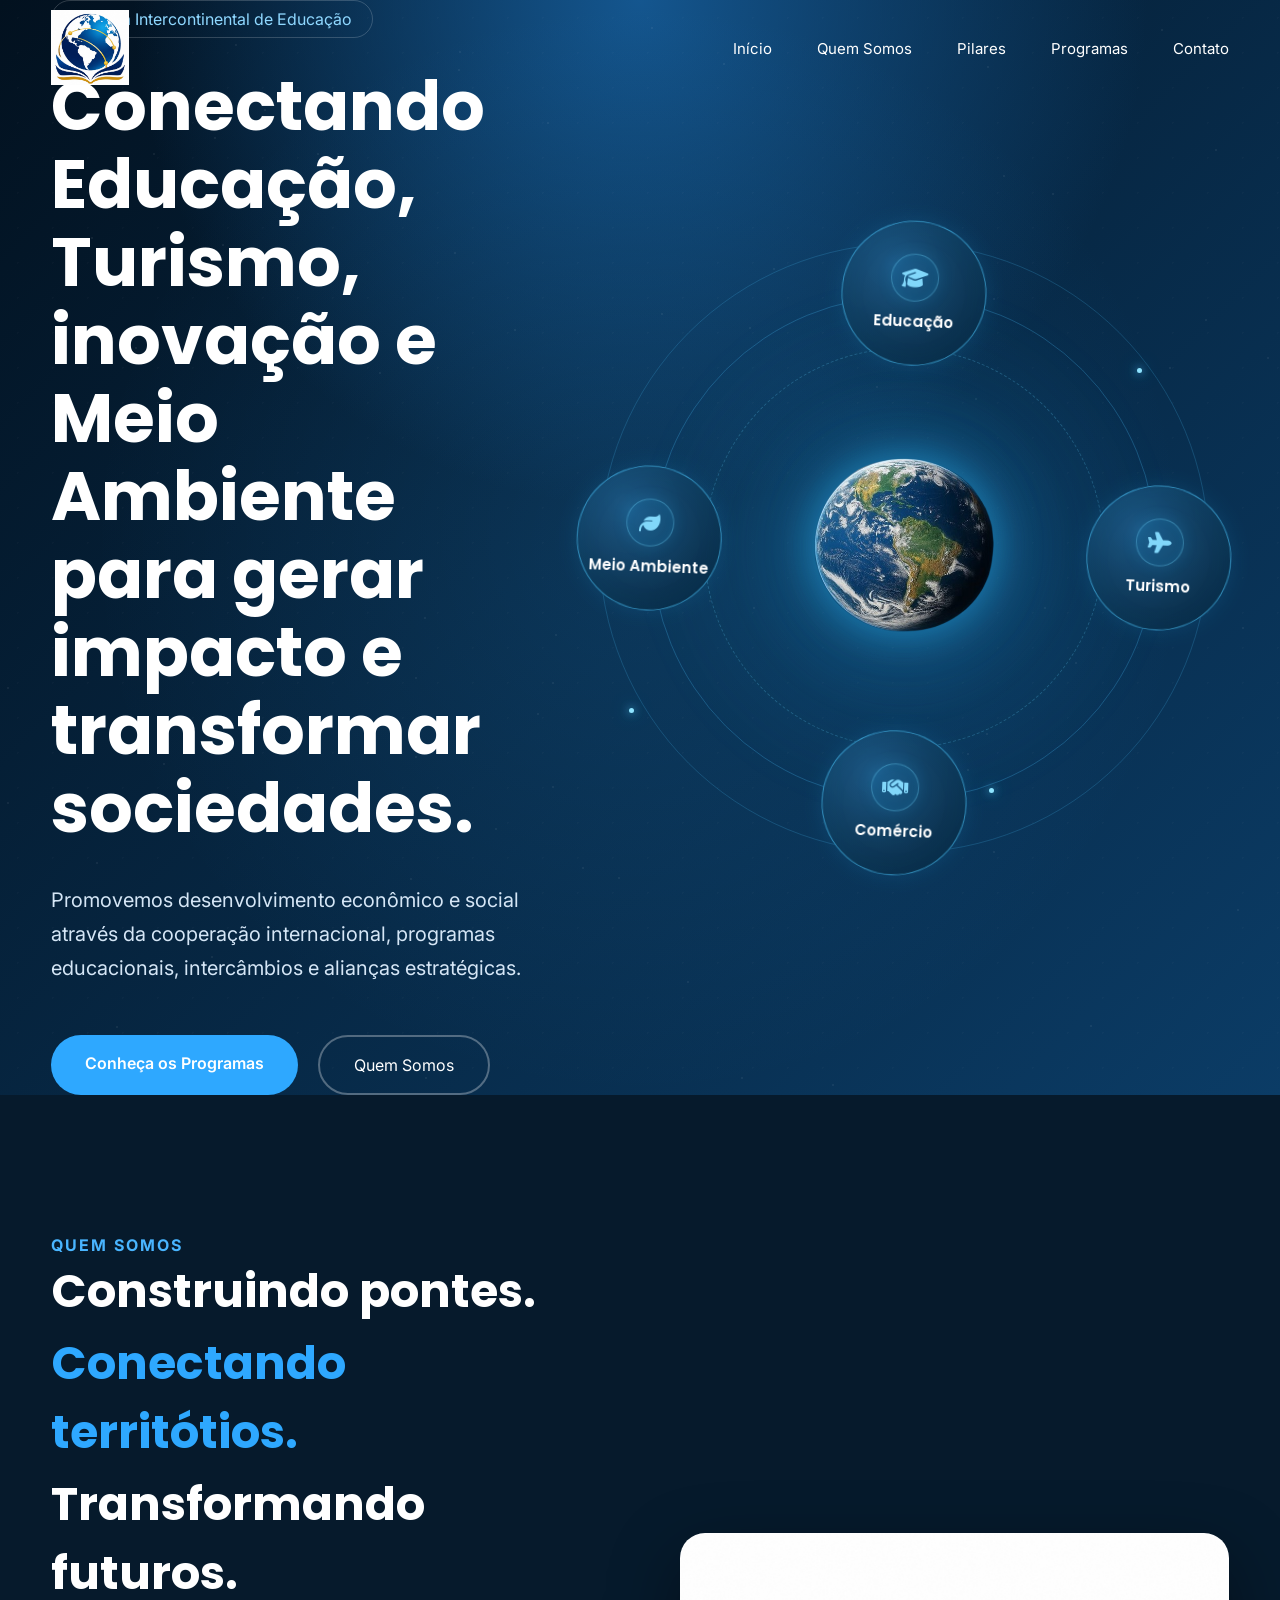
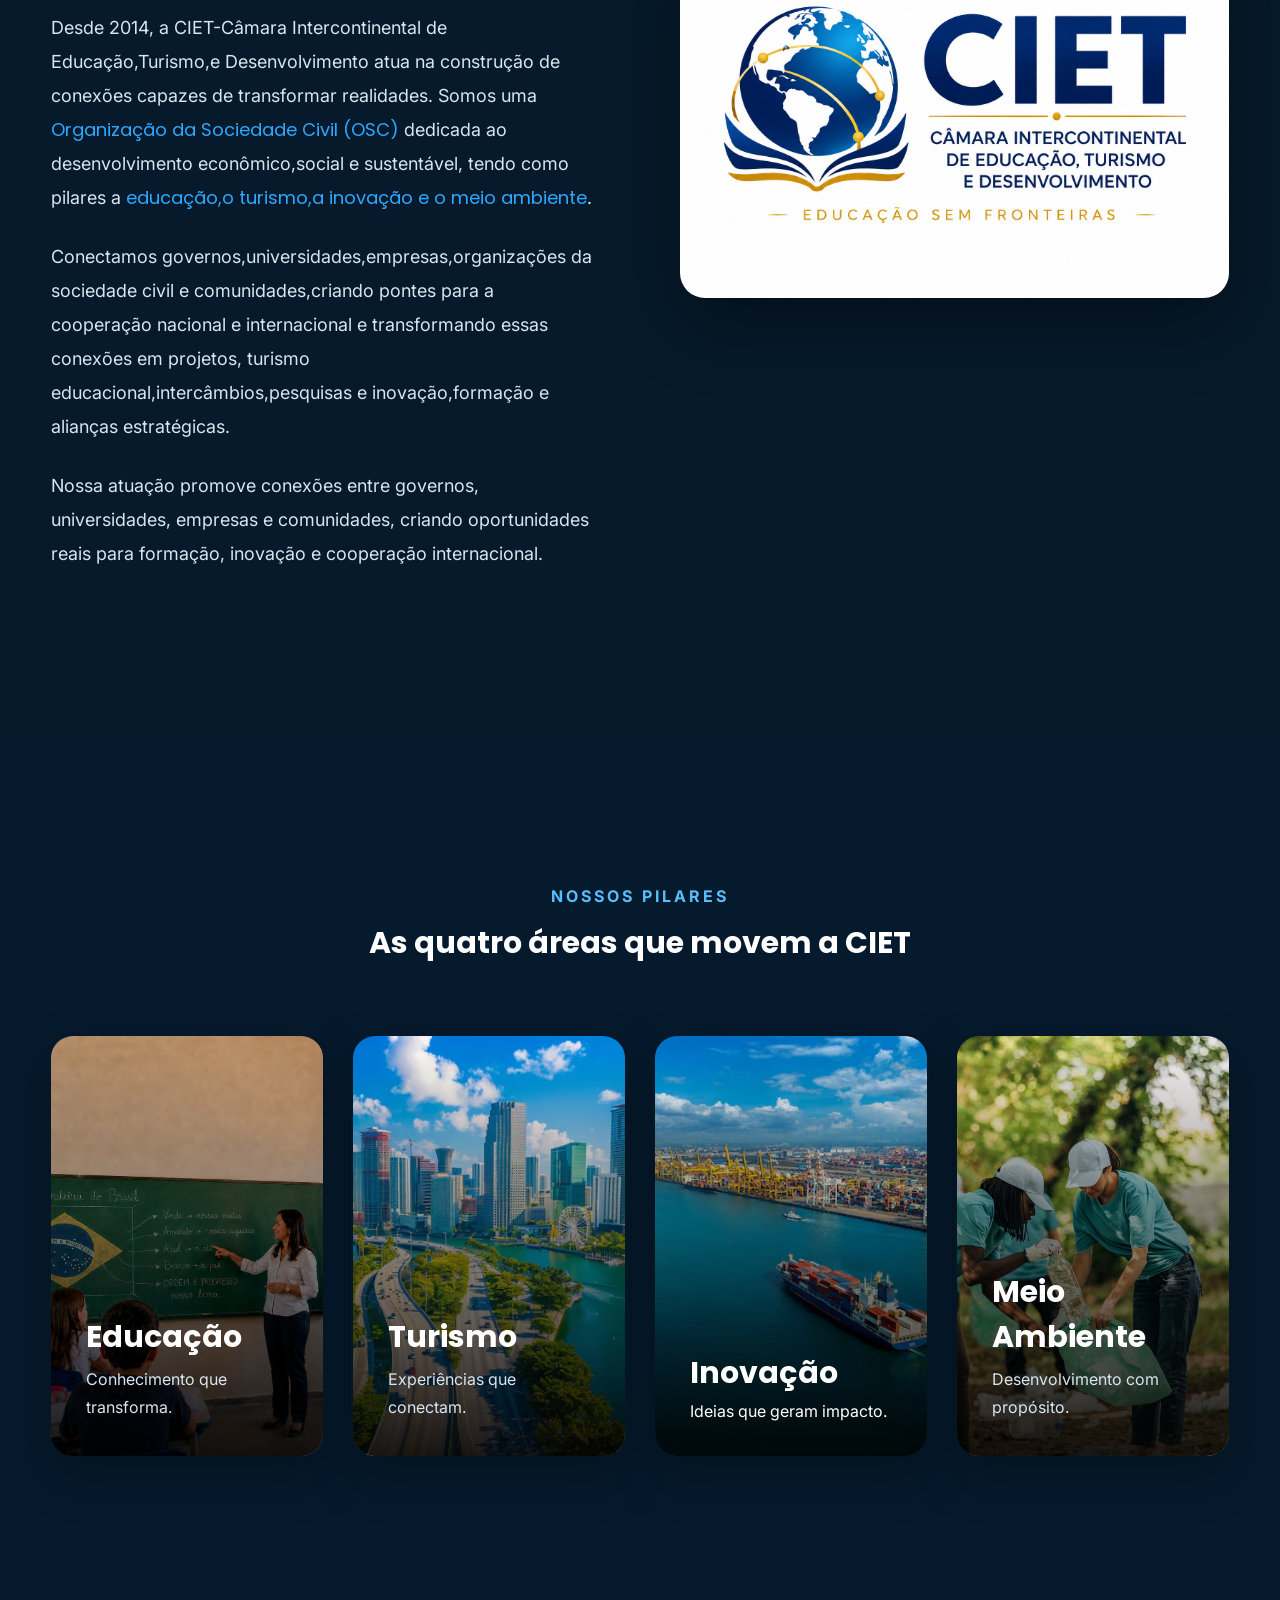
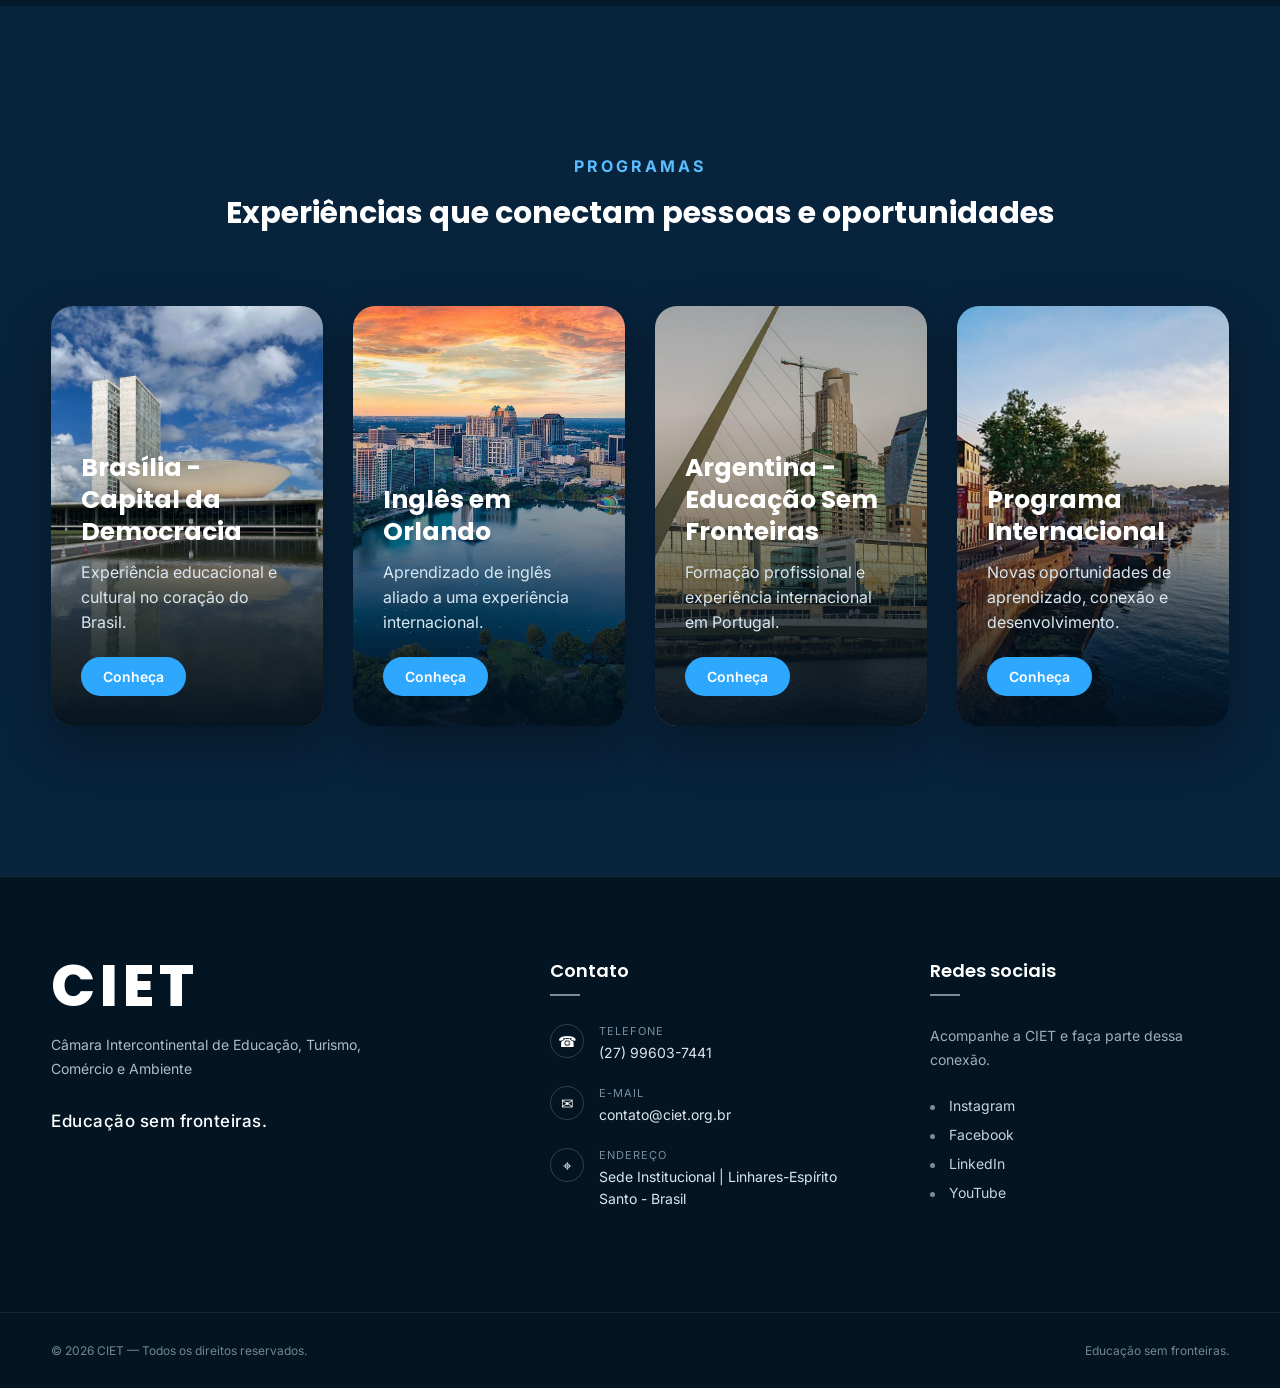
<file: index.html>
<!DOCTYPE html>
<html lang="pt-BR">

<head>

    <meta charset="UTF-8">
    <meta name="viewport" content="width=device-width, initial-scale=1.0">

    <title>CIET | Câmara Intercontinental de Educação</title>

    <meta name="description"
        content="Câmara Intercontinental de Educação, Turismo, Comércio e Ambiente do Brasil.">

    <link rel="preconnect" href="https://fonts.googleapis.com">

    <link rel="preconnect" href="https://fonts.gstatic.com" crossorigin>

    <link href="https://fonts.googleapis.com/css2?family=Inter:wght@300;400;500;600;700&family=Poppins:wght@300;400;500;600;700;800&display=swap"
        rel="stylesheet">

    <link rel="stylesheet" href="style.css">

    <link rel="stylesheet"
        href="https://cdnjs.cloudflare.com/ajax/libs/font-awesome/6.5.2/css/all.min.css">

</head>

<body>

    <!--====================-->
    <!-- PRE LOADER -->
    <!--====================-->

    <div id="preloader">

        <div class="loader">

            <div class="loader-ring"></div>

            <img src="img/logo'.png" alt="CIET">

        </div>

    </div>





    <!--====================-->
    <!-- MENU -->
    <!--====================-->

    <header id="header">

        <div class="container">

            <a href="#" class="logo">

                <img src="img/logo'.png">

            </a>

            <nav>

                <ul>

                    <li><a href="#inicio">Início</a></li>

                    <li><a href="#quemSomos">Quem Somos</a></li>

                    <li><a href="#pilares">Pilares</a></li>

                    <li><a href="#programas">Programas</a></li>

                    <li><a href="#contato">Contato</a></li>

                </ul>

            </nav>

            <div class="menuMobile">

                ☰

            </div>

        </div>

    </header>







    <!--====================-->
    <!-- HERO -->
    <!--====================-->

    <section class="hero" id="inicio">

        <div class="heroOverlay"></div>

        <div class="heroParticles"></div>

        <div class="container heroContent">

            <div class="heroLeft">

                <span class="miniTitle">

                    Câmara Intercontinental de Educação

                </span>

                <h1>

                    Conectando Educação, Turismo,
                    inovação e Meio Ambiente
                    para gerar impacto e transformar sociedades.

                </h1>

                <p>

                    Promovemos desenvolvimento econômico e social
                    através da cooperação internacional,
                    programas educacionais,
                    intercâmbios
                    e alianças estratégicas.

                </p>

                <div class="heroButtons">

                    <a href="#programas" class="btnPrimary">

                        Conheça os Programas

                    </a>

                    <a href="#quemSomos" class="btnSecondary">

                        Quem Somos

                    </a>

                </div>

            </div>

                        <!--==============================-->
            <!-- SISTEMA ORBITAL CIET -->
            <!--==============================-->

            <div class="heroRight">

               <div class="earthSystem">

                <!--================================-->
                <!-- ÓRBITAS -->
                <!--================================-->

                <div class="earthOrbit orbitOuter"></div>

                <div class="earthOrbit orbitMiddle"></div>

                <div class="earthOrbit orbitInner"></div>


                <!--================================-->
                <!-- TERRA -->
                <!--================================-->

                <div class="earth">

                    <div class="earthGlow"></div>

                    <img
                        src="img/terra.png"
                        alt="Planeta Terra"
                    >

                </div>


                <!--================================-->
                <!-- SISTEMA QUE ORBITA A TERRA -->
                <!--================================-->

                <div class="orbitTrack">


                    <!-- EDUCAÇÃO -->

                    <div class="orbitPosition positionEducation">

                        <div class="orbitItem">

                            <div class="orbitIcon">
                                 <i class="fa-solid fa-graduation-cap"></i>
                            </div>

                            <span>
                                Educação
                            </span>

                        </div>

                    </div>


                    <!-- TURISMO -->

                    <div class="orbitPosition positionTourism">

                        <div class="orbitItem">

                            <div class="orbitIcon">
                                <i class="fa-solid fa-plane"></i>
                            </div>

                            <span>
                                Turismo
                            </span>

                        </div>

                    </div>


                    <!-- COMÉRCIO -->

                    <div class="orbitPosition positionCommerce">

                        <div class="orbitItem">

                            <div class="orbitIcon">
                                <i class="fa-solid fa-handshake"></i>
                            </div>

                            <span>
                                Comércio
                            </span>

                        </div>

                    </div>


                    <!-- MEIO AMBIENTE -->

                    <div class="orbitPosition positionEnvironment">

                        <div class="orbitItem">

                            <div class="orbitIcon">
                                <i class="fa-solid fa-leaf"></i>
                            </div>

                            <span>
                                Meio Ambiente
                            </span>

                        </div>

                    </div>

                </div>


                <!--================================-->
                <!-- PONTOS DE LUZ -->
                <!--================================-->

                <span class="spacePoint point01"></span>

                <span class="spacePoint point02"></span>

                <span class="spacePoint point03"></span>

                <span class="spacePoint point04"></span>

                <span class="spacePoint point05"></span>

                <span class="spacePoint point06"></span>

            </div>
                </div>

            </div>

        </div>

    </section>








    <!--====================-->
    <!-- QUEM SOMOS -->
    <!--====================-->

    <section class="about" id="quemSomos">

        <div class="container">

            <div class="left">

                <span class="sectionMini">

                    QUEM SOMOS

                </span>

                <h2>
                    Construindo pontes.
                </h2>
                <h2>
                    <destaque>
                        Conectando territótios.
                    </destaque>
                </h2>
                <h2>
                    Transformando futuros.
                </h2>
                 
                <p>
                    Desde 2014, a CIET-Câmara Intercontinental de 
                    Educação,Turismo,e Desenvolvimento atua na construção
                    de conexões capazes de transformar realidades.
                    
                    Somos uma <mini_destaque>Organização da Sociedade Civil (OSC)</mini_destaque> dedicada
                    ao desenvolvimento econômico,social e sustentável,
                    tendo como pilares a <mini_destaque>educação,o turismo,a inovação e o meio ambiente</mini_destaque>.
                </p>
                <p>
                    Conectamos governos,universidades,empresas,organizações
                    da sociedade civil e comunidades,criando pontes para a cooperação
                    nacional e internacional e transformando essas conexões em projetos,
                    turismo educacional,intercâmbios,pesquisas e inovação,formação
                    e alianças estratégicas.
                </p>

                <p>

                    Nossa atuação promove conexões entre governos,
                    universidades,
                    empresas
                    e comunidades,
                    criando oportunidades reais
                    para formação,
                    inovação
                    e cooperação internacional.

                </p>

            </div>

            <div class="right">

                <img src="img/logo.png">

            </div>

        </div>

    </section>



    <!--====================-->
    <!-- PILARES -->
    <!--====================-->

    <section class="pilares" id="pilares">

        <div class="container">

            <div class="titulo">

                <span>

                    NOSSOS PILARES

                </span>

                <h2>

                    As quatro áreas que movem a CIET

                </h2>

            </div>

            <div class="gridPilares">

                <div class="cardPilar">

                    <img src="img/educacao.jpg">

                    <div class="overlay">

                        <h3>Educação</h3>
                        <p>
                            Conhecimento que transforma.
                        </p>

                    </div>

                </div>

                <div class="cardPilar">

                    <img src="img/turismo.jpg">

                    <div class="overlay">

                        <h3>Turismo</h3>
                        <p>
                            Experiências que conectam.
                        </p>

                    </div>

                </div>

                <div class="cardPilar">

                    <img src="img/comercio.jpg">

                    <div class="overlay">
                        <h3>Inovação</h3>
                            Ideias que geram impacto.
                        <p>

                        </p>

                    </div>

                </div>

                <div class="cardPilar">

                    <img src="img/ambiente.jpg">

                    <div class="overlay">
                        <h3>Meio Ambiente</h3>

                        <p>
                            Desenvolvimento com propósito.
                        </p>

                    </div>

                </div>

            </div>

        </div>

    </section>


    <!--====================-->
    <!-- PROPÓSITO -->
    <!--====================-->

    

    <!--====================-->
    <!-- PROGRAMAS -->
    <!--====================-->

    <section class="programas" id="programas">

        <div class="container">

            <div class="titulo">

                <span>

                    PROGRAMAS

                </span>

                <h2>

                    Experiências que conectam pessoas e oportunidades

                </h2>

 </div>

        <div class="gridProgramas">

            <!-- PROGRAMA 01 -->

            <div class="cardPrograma">

                <img src="img/fotodebrasilia.jpg" alt="Passaporte Brasil  Brasilia-Capital da democracia">

                <div class="overlayPrograma">

                    <h3>
                        Brasília - Capital da Democracia
                    </h3>

                    <p>
                        Experiência educacional e cultural
                        no coração do Brasil.
                    </p>

                    <a href="programa_brasilia.html" class="btnPrograma">
                        Conheça
                    </a>

                </div>

            </div>


            <!-- PROGRAMA 02 -->

            <div class="cardPrograma">

                <img src="img/fotodeorlando.jpg" alt="Inglês em Orlando">

                <div class="overlayPrograma">

                    <h3>
                        Inglês em Orlando
                    </h3>

                    <p>
                        Aprendizado de inglês aliado
                        a uma experiência internacional.
                    </p>

                    <a href="programa_orlando.html" class="btnPrograma">
                        Conheça
                    </a>

                </div>

            </div>


            <!-- PROGRAMA 03 -->

            <div class="cardPrograma">

                <img src="img/fotodeargentina.jpg" alt="Argentina - Educação Sem Fronteiras">

                <div class="overlayPrograma">

                    <h3>
                        Argentina - Educação Sem Fronteiras
                    </h3>

                    <p>
                        Formação profissional e
                        experiência internacional em Portugal.
                    </p>

                    <a href="programa_argentina.html" class="btnPrograma">
                        Conheça
                    </a>

                </div>

            </div>


            <!-- PROGRAMA 04 -->

            <div class="cardPrograma">

                <img src="img/fotodeportugal.jpg" alt="Portuga - Direiro,Justiça e Experiência Profissional">

                <div class="overlayPrograma">

                    <h3>
                        Programa Internacional
                    </h3>

                    <p>
                        Novas oportunidades de aprendizado,
                        conexão e desenvolvimento.
                    </p>

                    <a href="programas.html" class="btnPrograma">
                        Conheça
                    </a>

                </div>

            </div>

        </div>

    </div>

</section>

<!--==================================================-->
<!-- FOOTER -->
<!--==================================================-->

<footer class="footer" id="contato">

    <div class="container footerContent">

        <!-- IDENTIDADE CIET -->

        <div class="footerBrand">

            <h2>CIET</h2>

            <span>
                Câmara Intercontinental de Educação,
                Turismo, Comércio e Ambiente
            </span>

            <p>
                Educação sem fronteiras.
            </p>

        </div>


        <!-- CONTATO -->

        <div class="footerColumn">

            <h3>Contato</h3>

            <div class="contactItem">

                <span class="contactIcon">☎</span>

                <div>

                    <small>Telefone</small>

                    <a href="tel:+5500000000000">
                        (27) 99603-7441
                    </a>

                </div>

            </div>


            <div class="contactItem">

                <span class="contactIcon">✉</span>

                <div>

                    <small>E-mail</small>

                    <a href="mailto:contato@ciet.org.br">
                        contato@ciet.org.br
                    </a>

                </div>

            </div>


            <div class="contactItem">

                <span class="contactIcon">⌖</span>

                <div>

                    <small>Endereço</small>

                    <p>
                        Sede Institucional | Linhares-Espírito Santo - Brasil
                    </p>

                </div>

            </div>

        </div>


        <!-- REDES SOCIAIS -->

        <div class="footerColumn socialColumn">

            <h3>Redes sociais</h3>

            <p>
                Acompanhe a CIET e faça parte
                dessa conexão.
            </p>

            <div class="socialLinks">

                <a href="#" aria-label="Instagram">
                    Instagram
                </a>

                <a href="#" aria-label="Facebook">
                    Facebook
                </a>

                <a href="#" aria-label="LinkedIn">
                    LinkedIn
                </a>

                <a href="https://www.youtube.com/@cietbrasil" target="_blank" aria-label="YouTube">
                    YouTube
                </a>

            </div>

        </div>

    </div>


    <!-- LINHA INFERIOR -->

    <div class="footerBottom">

        <div class="container">

            <p>
                © 2026 CIET — Todos os direitos reservados.
            </p>

            <span>
                Educação sem fronteiras.
            </span>

        </div>

    </div>

</footer>




    <script src="script.js"></script>

</body>

</html>
</file>
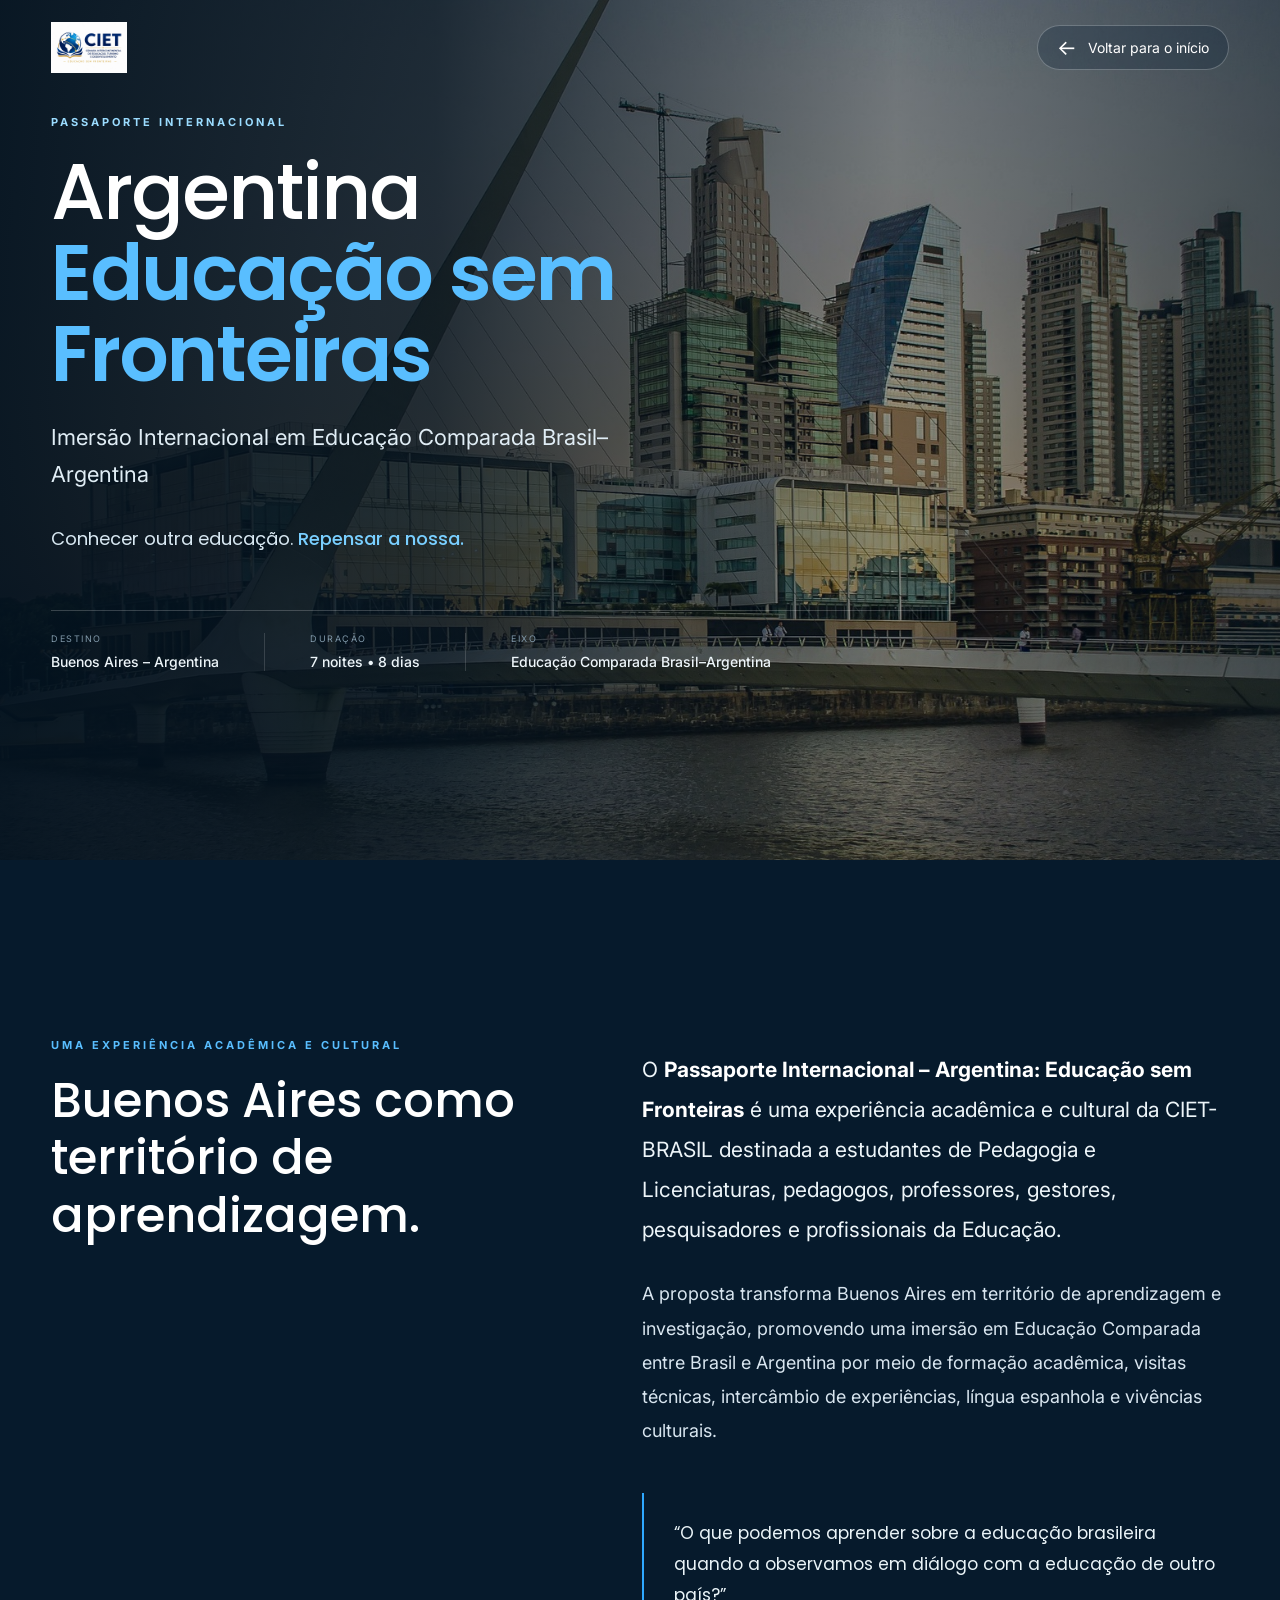
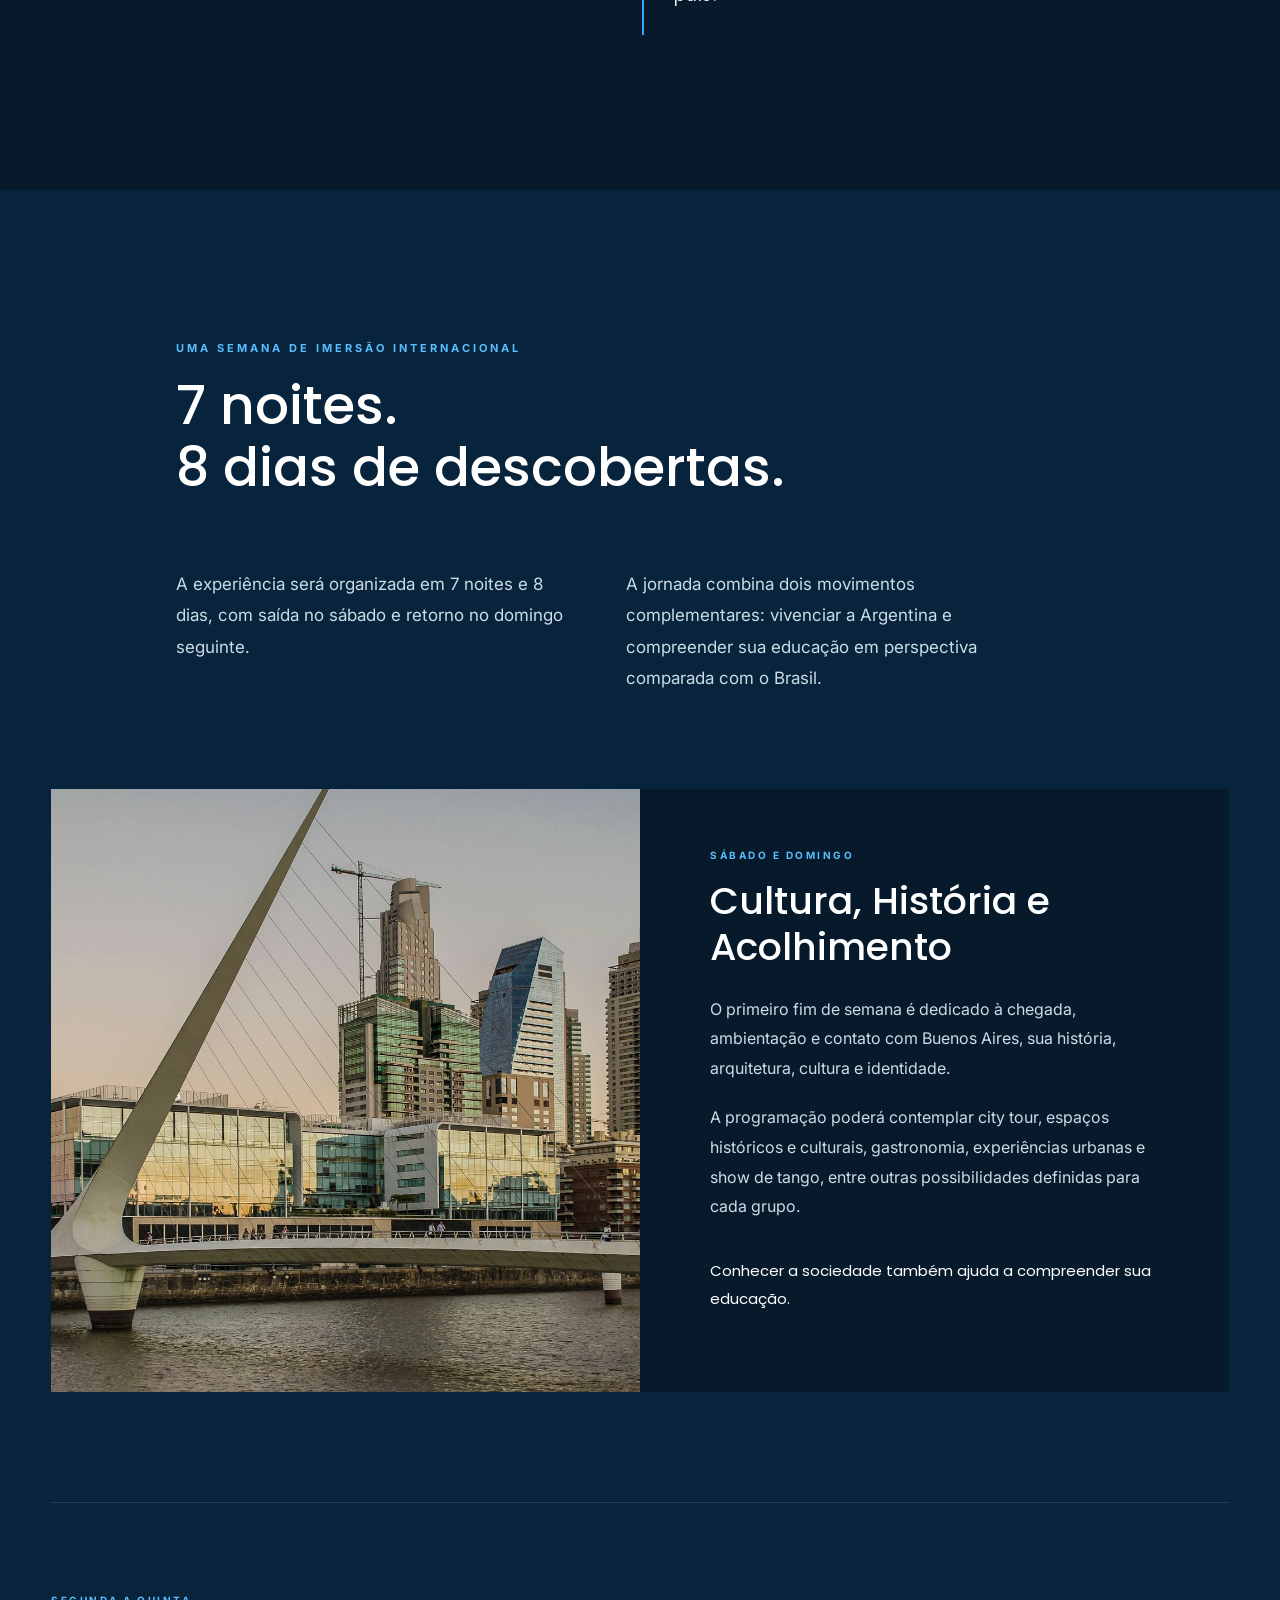
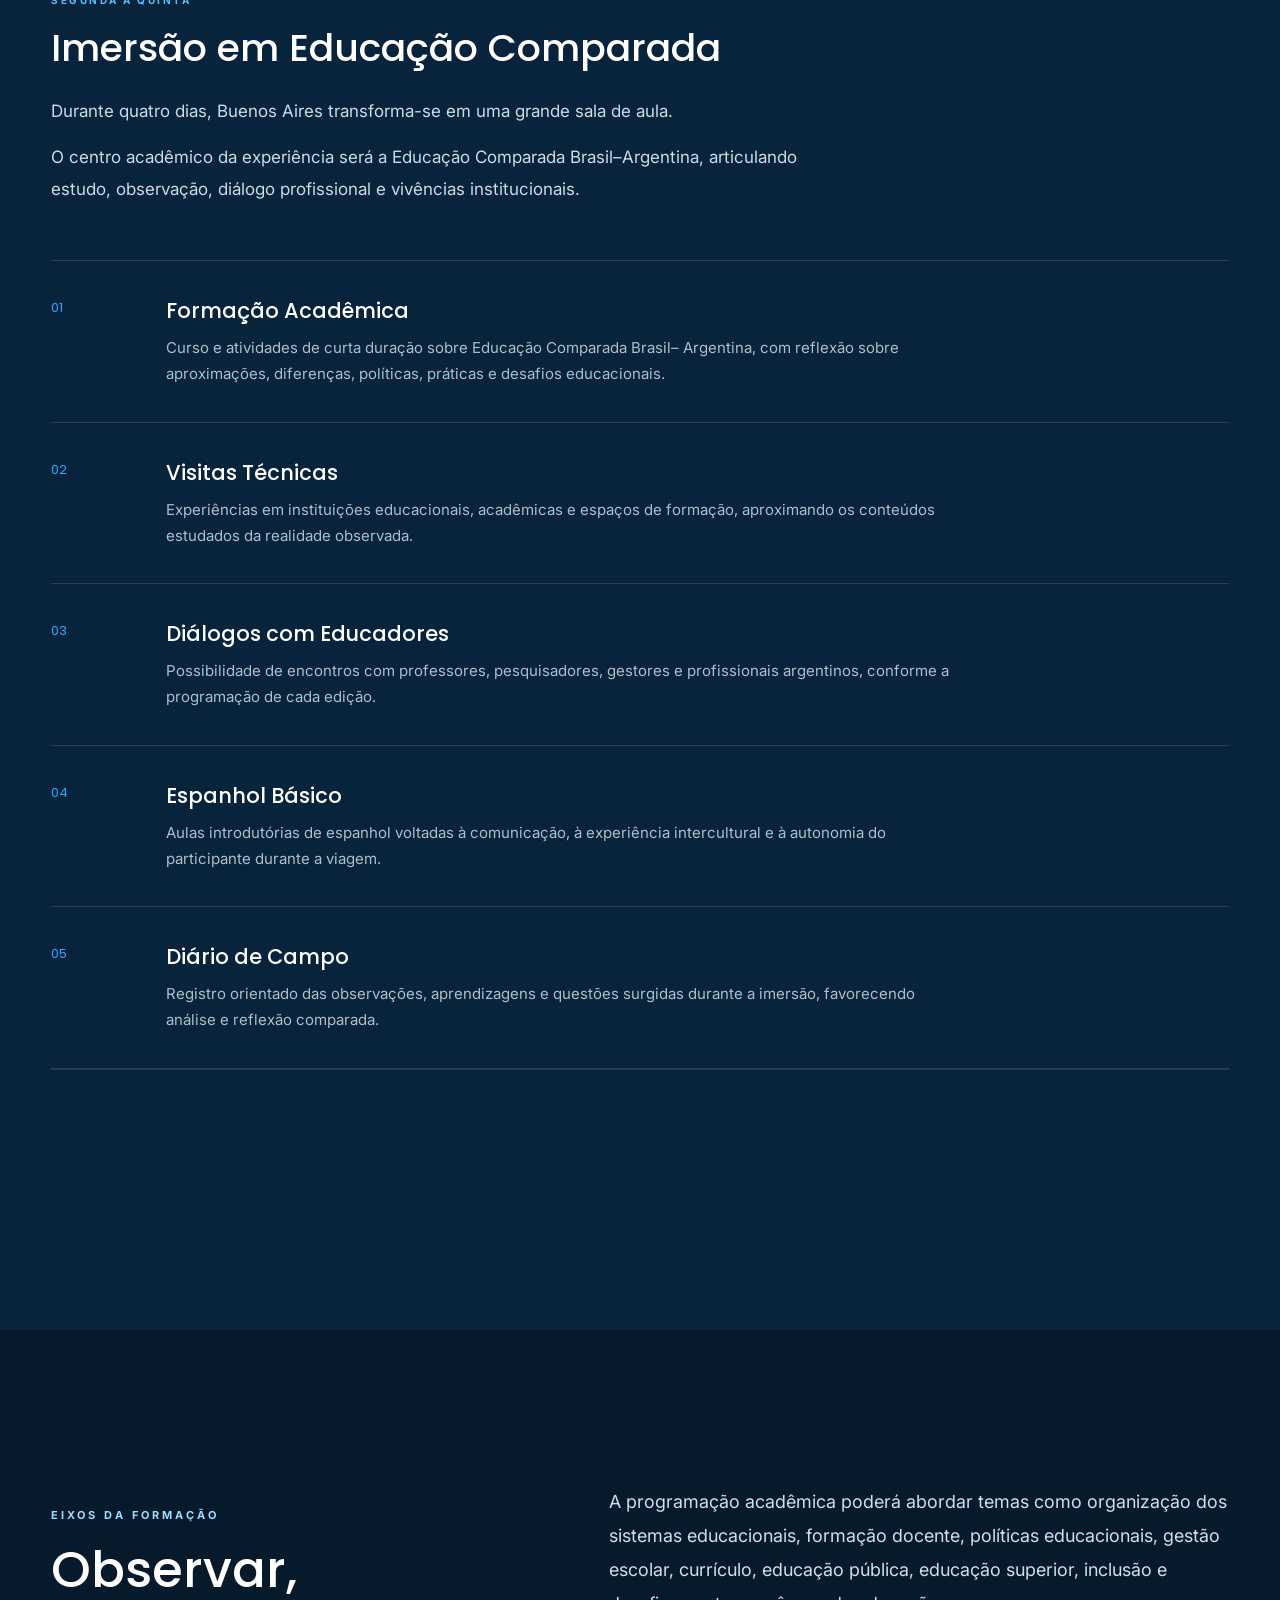
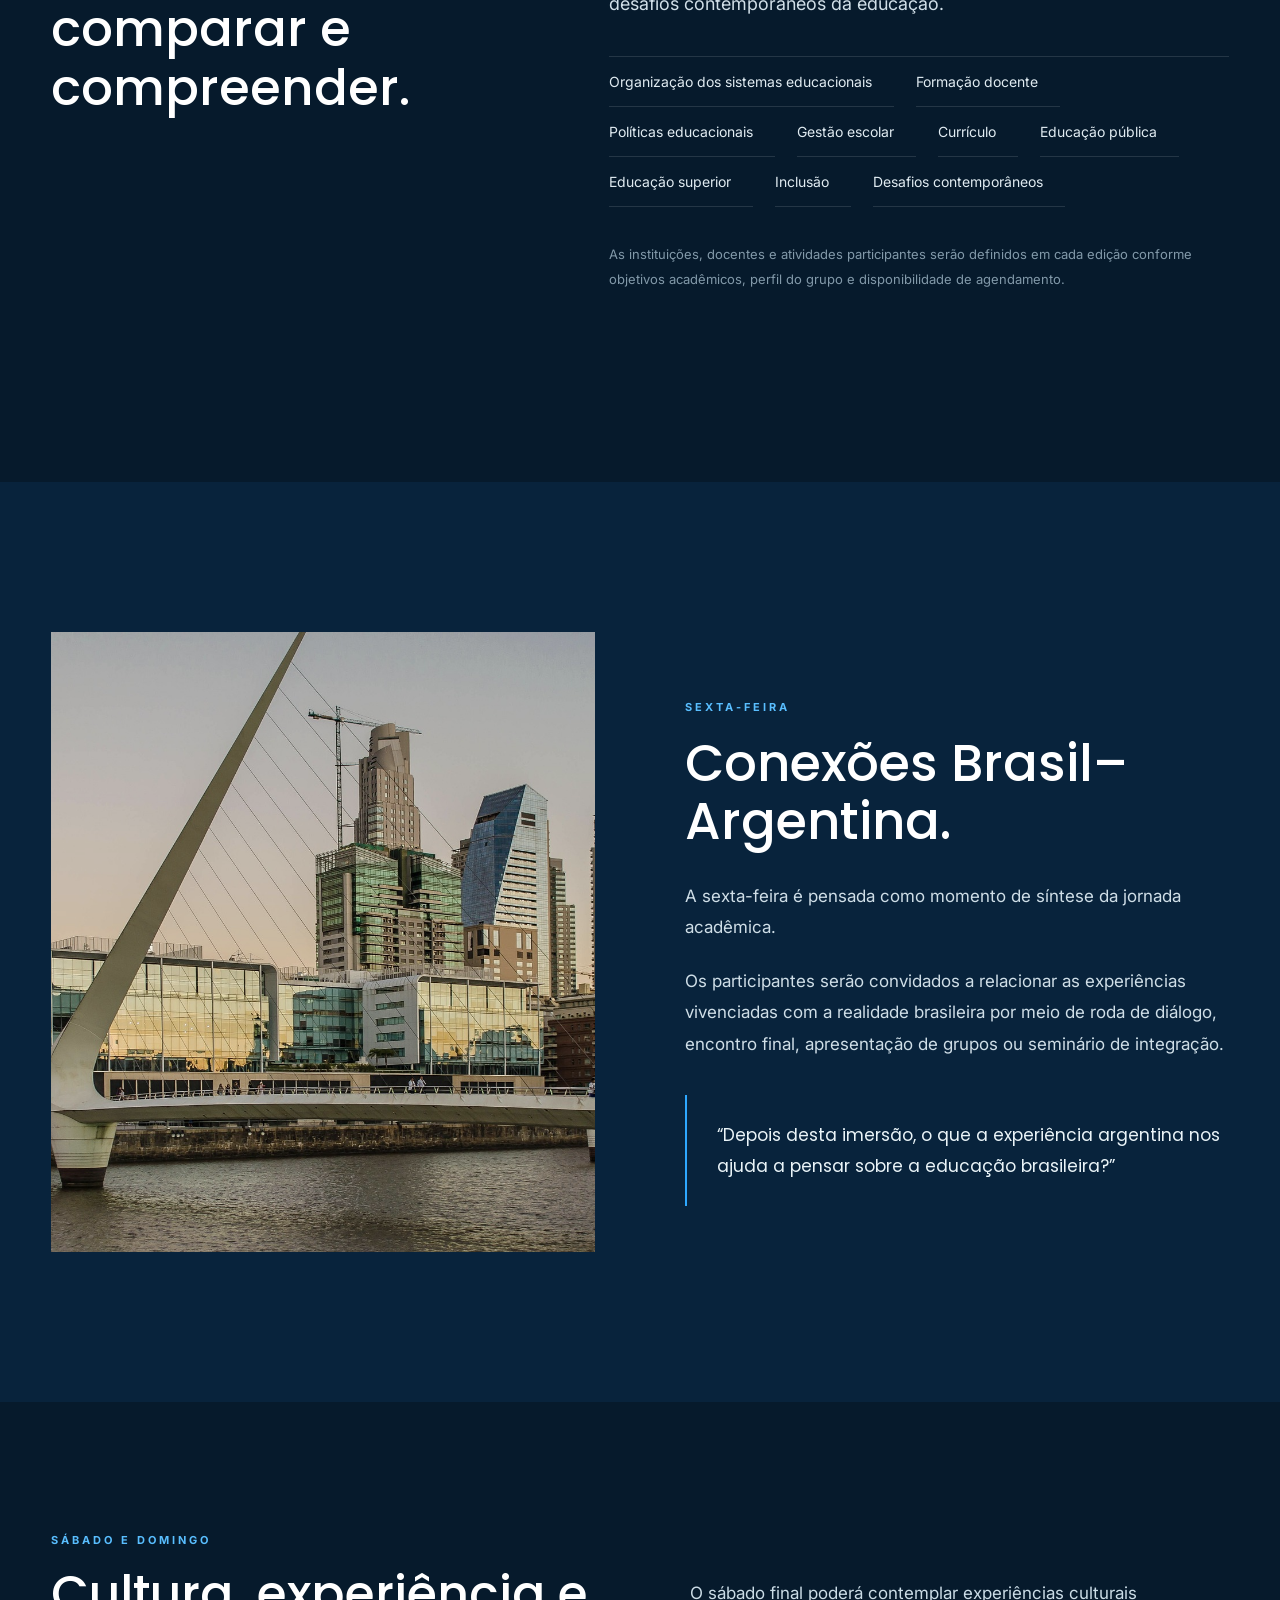
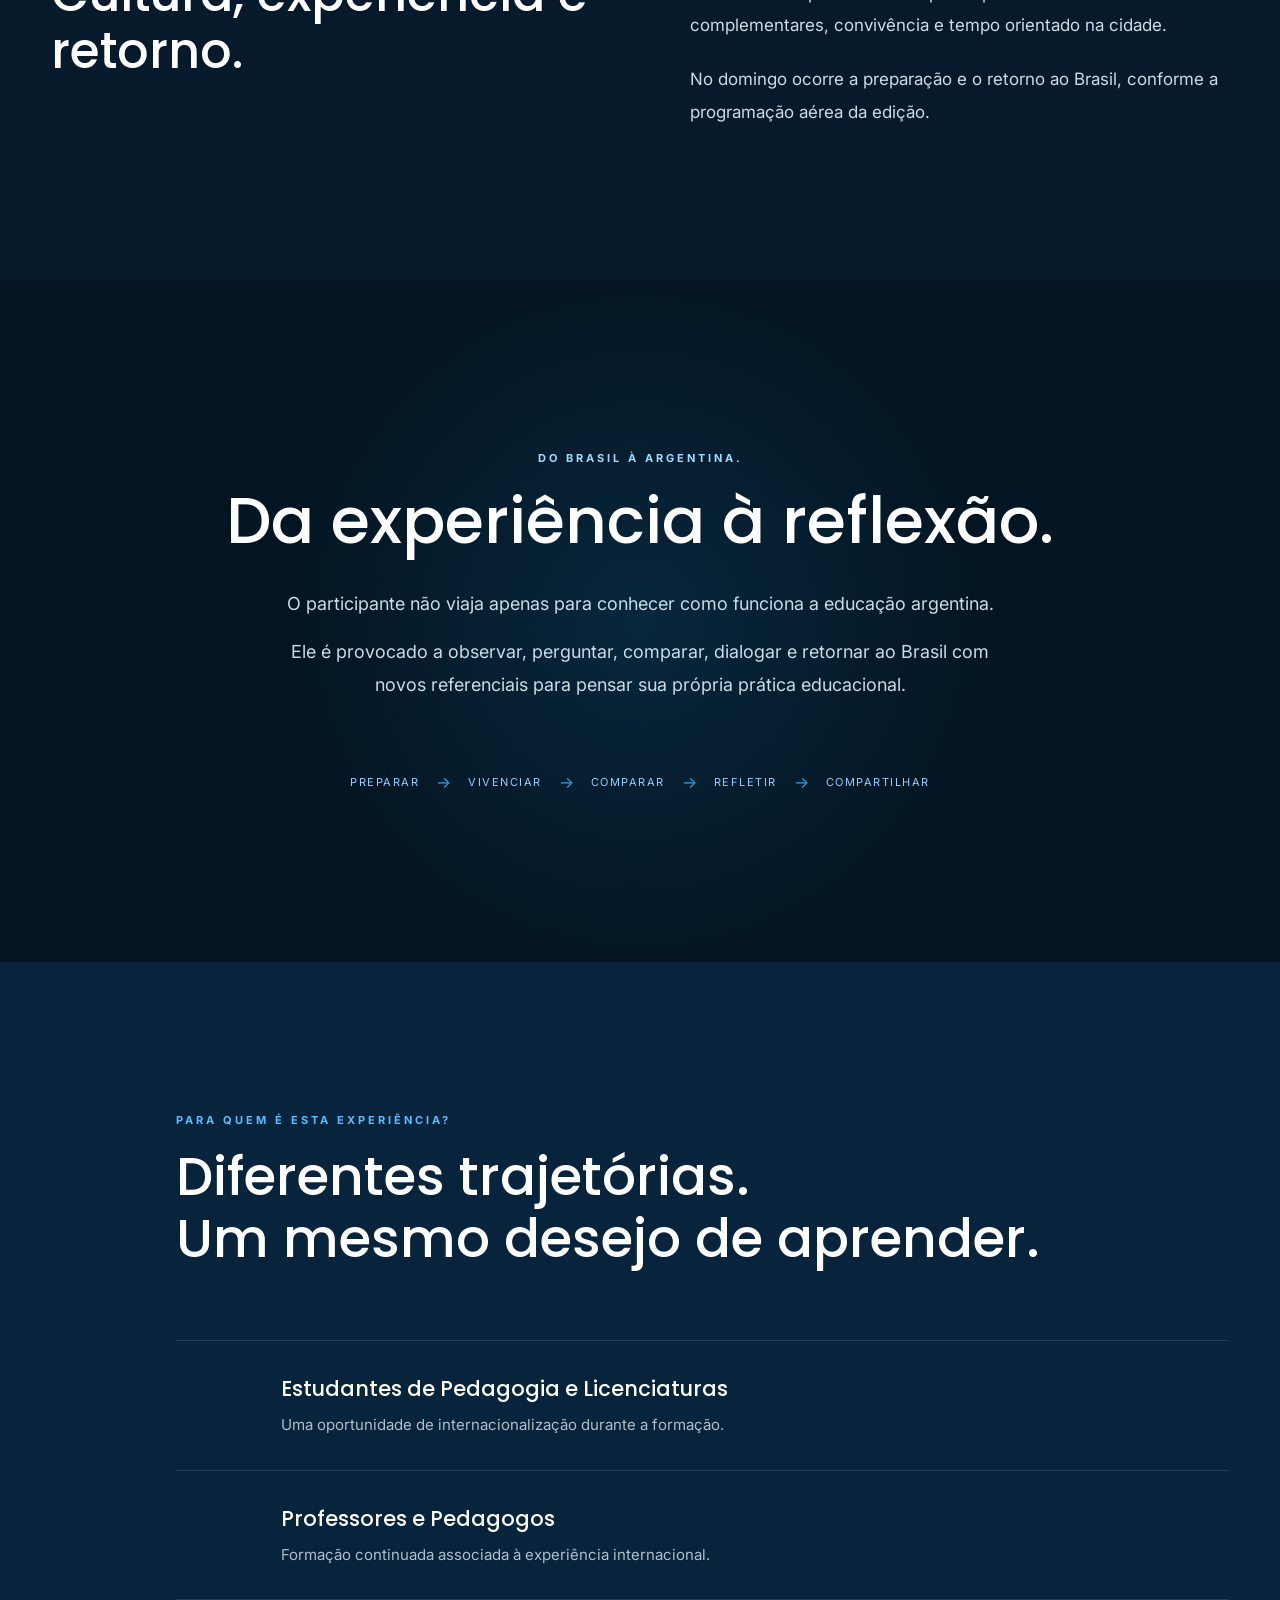
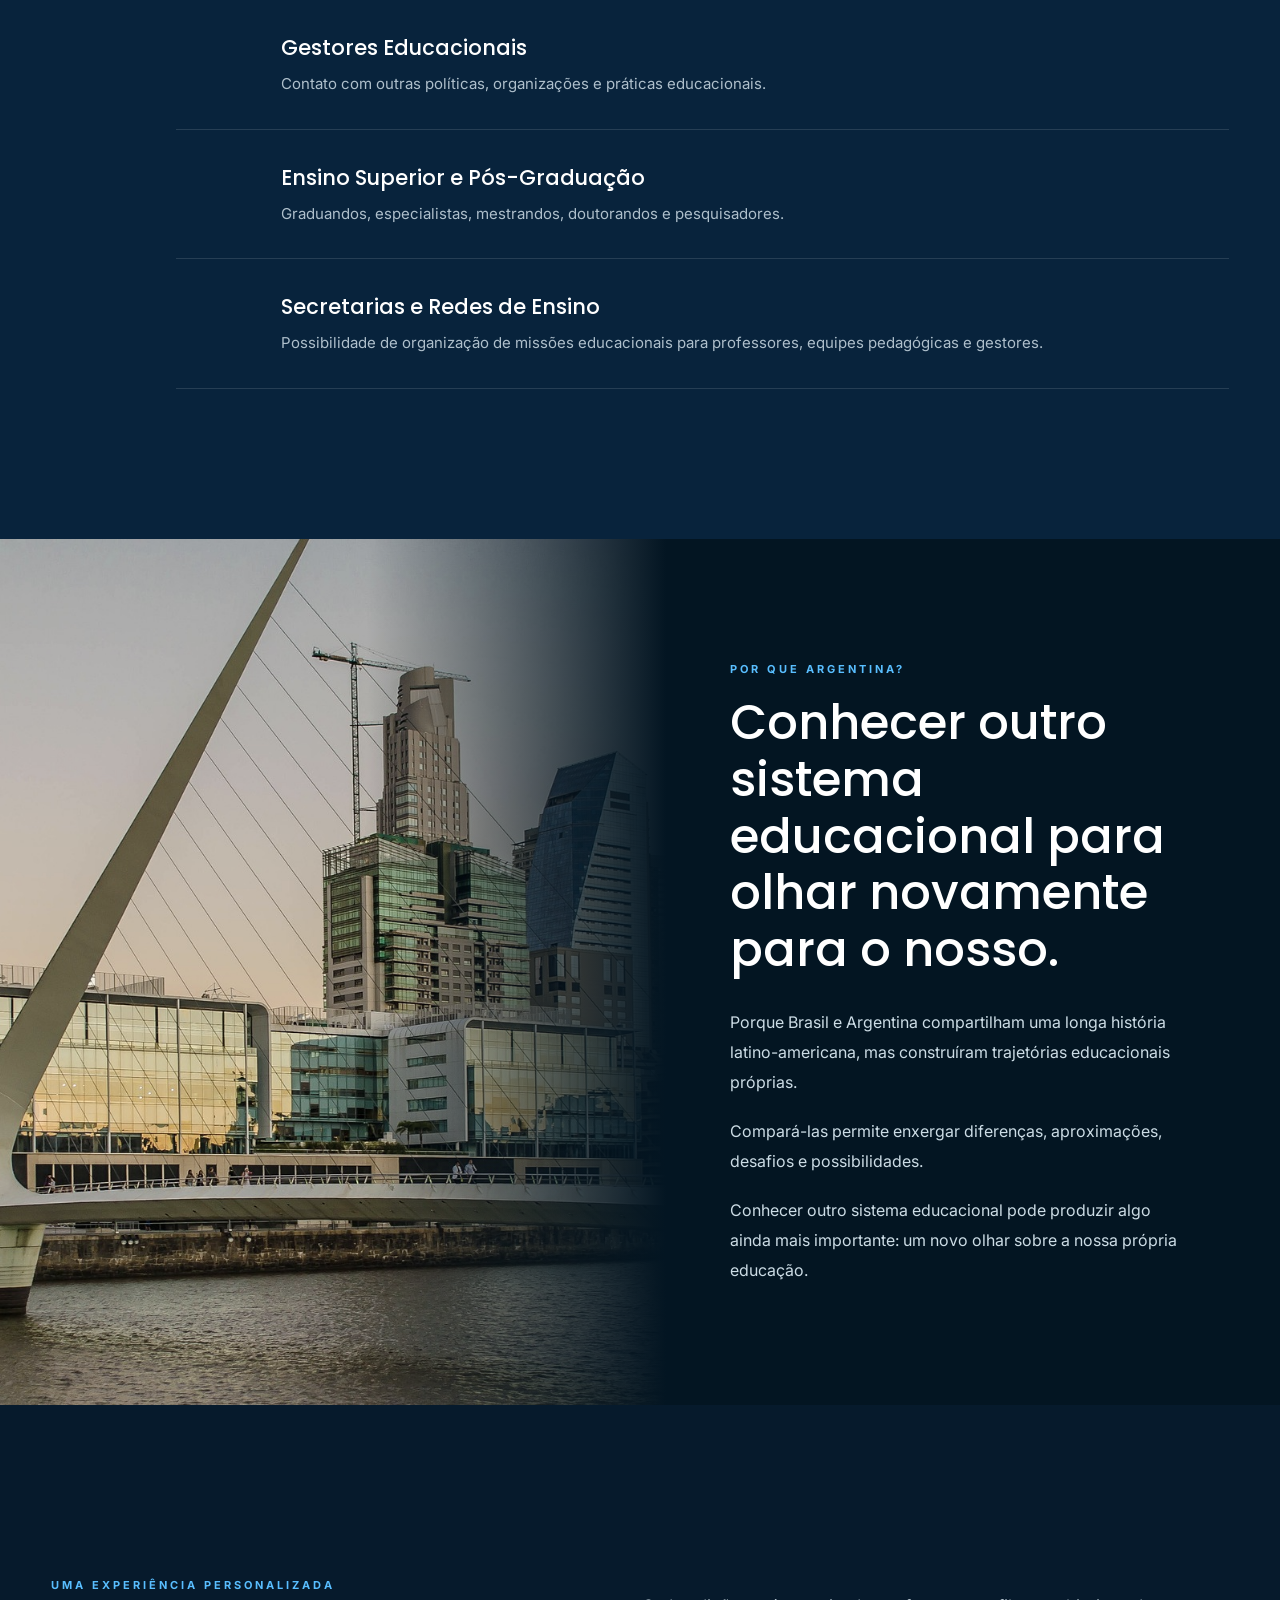
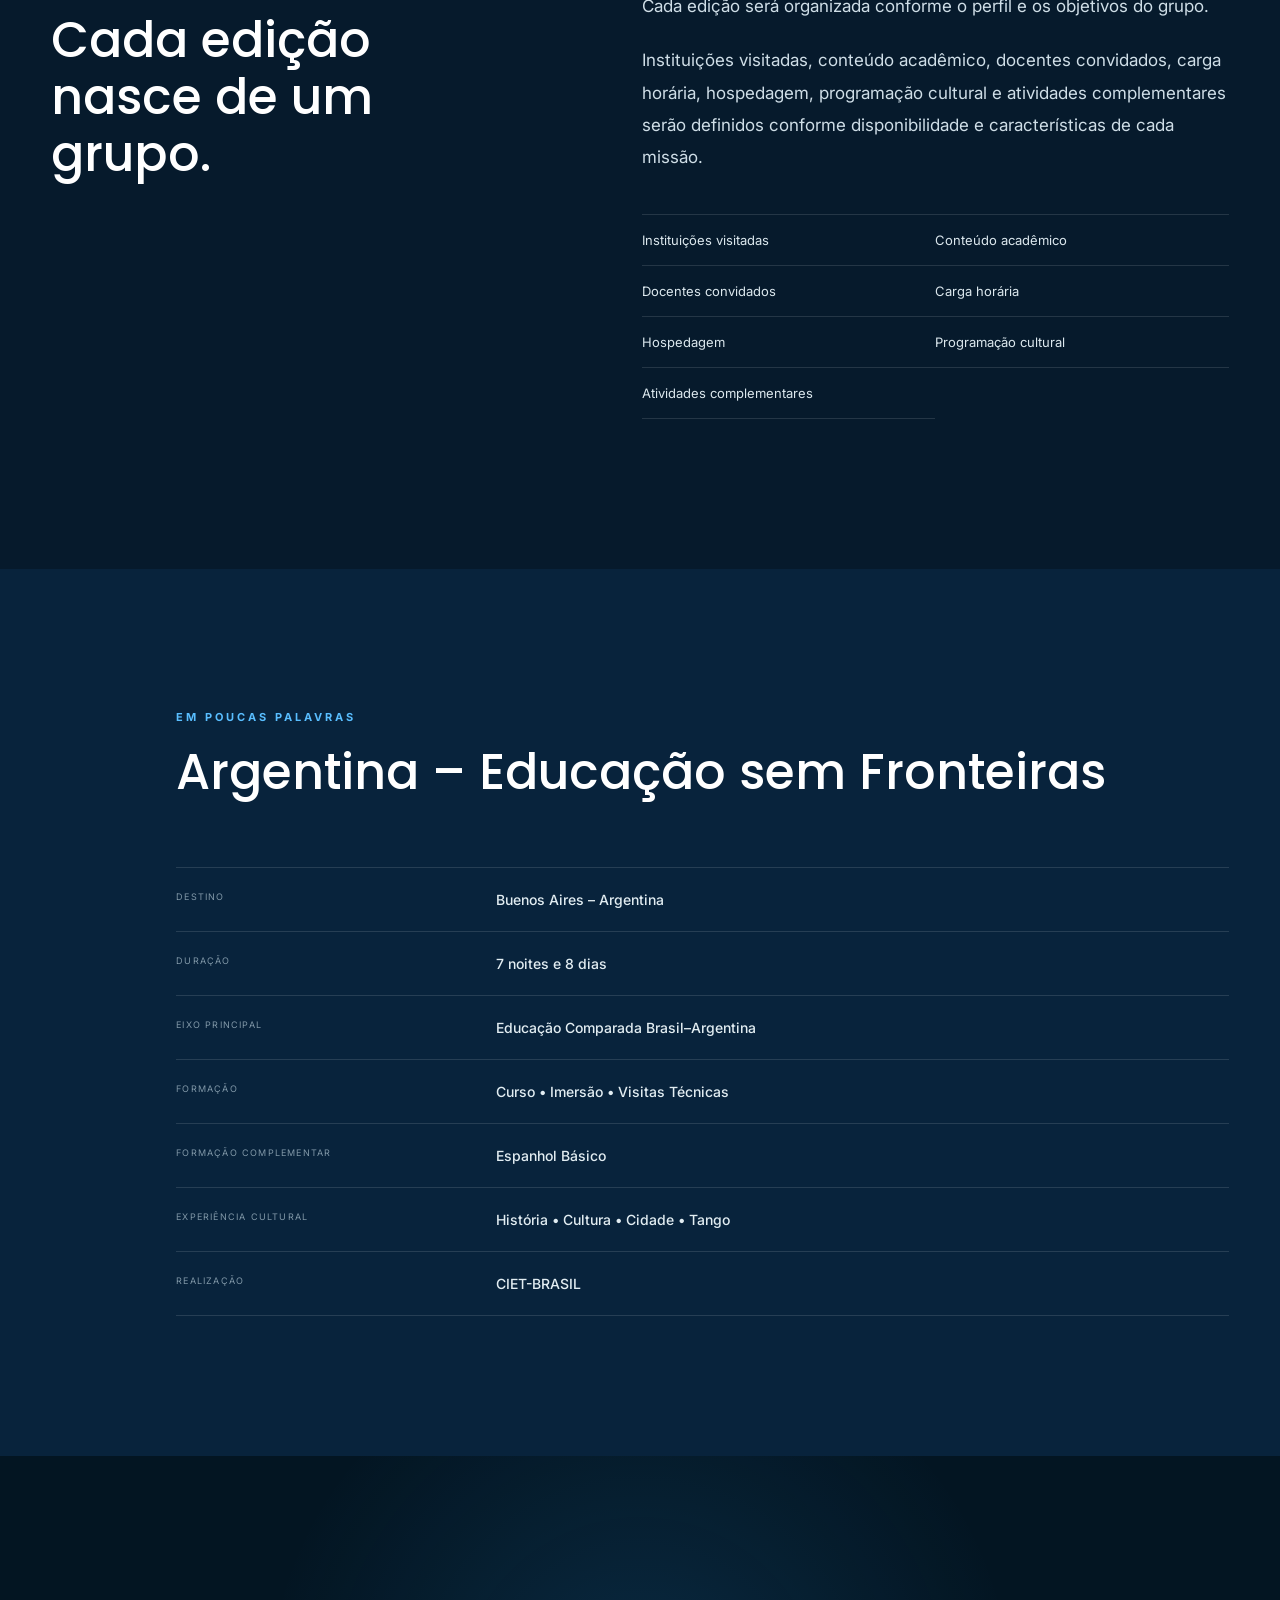
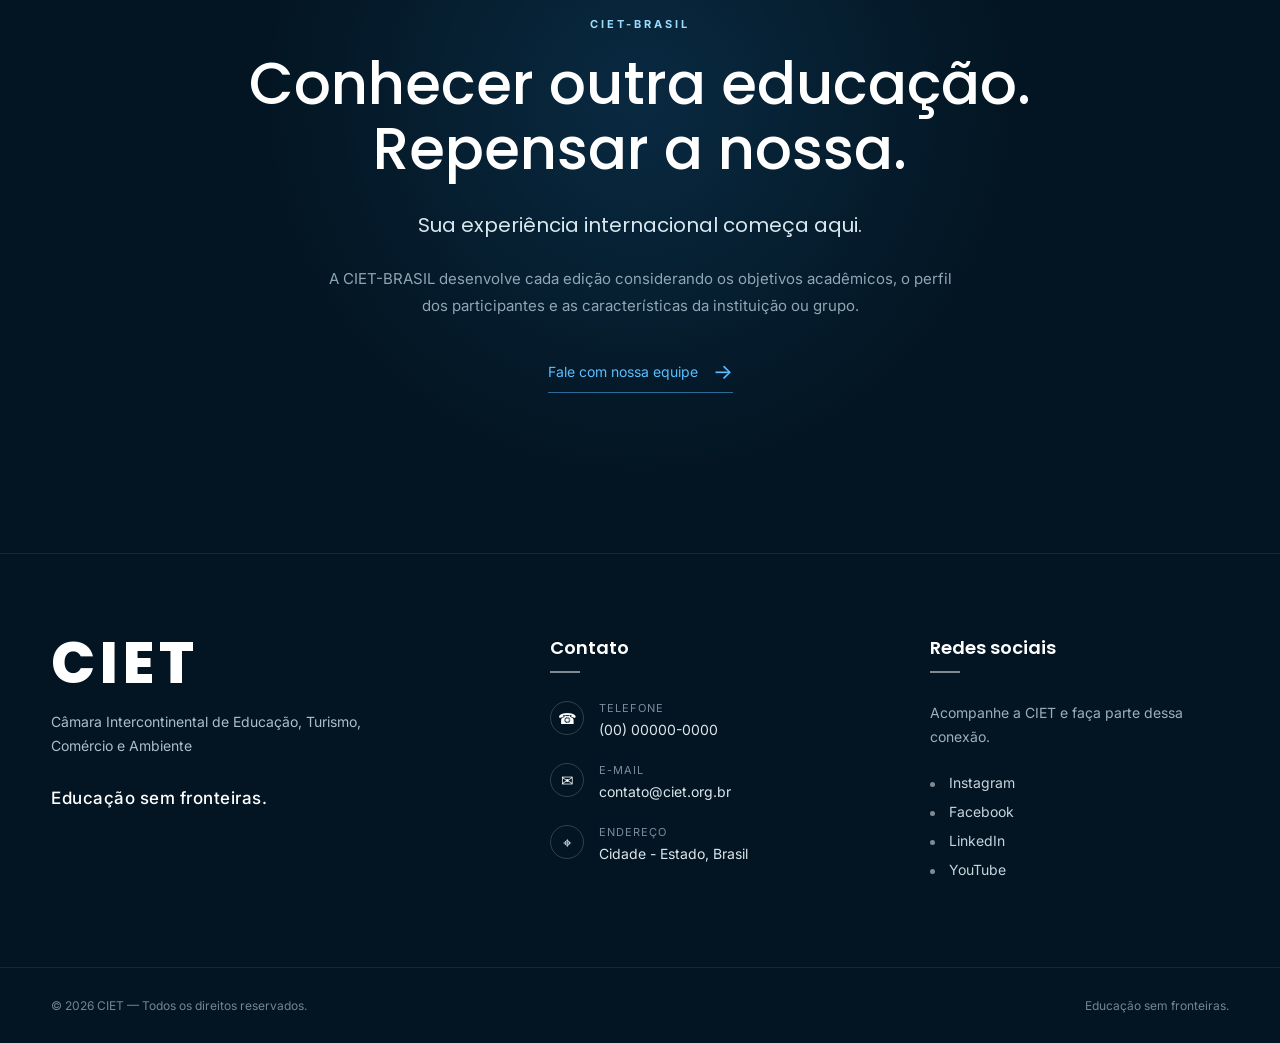
<file: programa_argentina.html>
<!DOCTYPE html>

<html lang="pt-BR">

<head>

 
<meta charset="UTF-8">

<meta name="viewport"
      content="width=device-width, initial-scale=1.0">

<title>
    Argentina – Educação sem Fronteiras | CIET-BRASIL
</title>

<meta name="description"
      content="Passaporte Internacional Argentina – Educação sem Fronteiras. Imersão Internacional em Educação Comparada Brasil–Argentina.">

<link rel="preconnect"
      href="https://fonts.googleapis.com">

<link rel="preconnect"
      href="https://fonts.gstatic.com"
      crossorigin>

<link href="https://fonts.googleapis.com/css2?family=Inter:wght@300;400;500;600;700&family=Poppins:wght@300;400;500;600;700;800&display=swap"
      rel="stylesheet">

<link rel="stylesheet"
      href="programa-argentina.css">
 

</head>

<body>

<!--==================================================
HEADER
==================================================-->

<header class="programaHeader">

 
<div class="container headerContainer">

    <a href="index.html"
       class="programaLogo"
       aria-label="Voltar para a página inicial">

        <img src="img/logo.png"
             alt="CIET">

    </a>


    <a href="index.html"
       class="btnVoltar">

        <span>←</span>

        Voltar para o início

    </a>

</div>
 

</header>

<!--==================================================
ABERTURA
==================================================-->

<main>

<section class="abertura">

 
<div class="aberturaImagem">

    <img src="img/fotodeargentina.jpg"
         alt="Buenos Aires, Argentina">

</div>


<div class="aberturaOverlay"></div>


<div class="container aberturaContainer">

    <div class="aberturaTexto">

        <span class="eyebrow">
            PASSAPORTE INTERNACIONAL
        </span>

        <h1>

            Argentina

            <em>
                Educação sem Fronteiras
            </em>

        </h1>

        <p class="subtitulo">

            Imersão Internacional em
            Educação Comparada
            Brasil–Argentina

        </p>

        <div class="fraseAbertura">

            Conhecer outra educação.
            <strong>
                Repensar a nossa.
            </strong>

        </div>

    </div>


    <div class="aberturaDados">

        <div>

            <span>Destino</span>

            <strong>
                Buenos Aires – Argentina
            </strong>

        </div>

        <div>

            <span>Duração</span>

            <strong>
                7 noites • 8 dias
            </strong>

        </div>

        <div>

            <span>Eixo</span>

            <strong>
                Educação Comparada Brasil–Argentina
            </strong>

        </div>

    </div>

</div>
 

</section>

<!--==================================================
INTRODUÇÃO
==================================================-->

<section class="textoIntroducao">

 
<div class="container introducaoGrid">

    <div class="introducaoTitulo">

        <span class="numeroSecao">
            
        </span>

        <span class="eyebrow azul">
            UMA EXPERIÊNCIA ACADÊMICA E CULTURAL
        </span>

        <h2>
            Buenos Aires
            como território
            de aprendizagem.
        </h2>

    </div>


    <div class="introducaoConteudo">

        <p class="textoGrande">

            O <strong>Passaporte Internacional – Argentina:
            Educação sem Fronteiras</strong> é uma experiência
            acadêmica e cultural da CIET-BRASIL destinada a
            estudantes de Pedagogia e Licenciaturas, pedagogos,
            professores, gestores, pesquisadores e profissionais
            da Educação.

        </p>


        <p>

            A proposta transforma Buenos Aires em território
            de aprendizagem e investigação, promovendo uma
            imersão em Educação Comparada entre Brasil e
            Argentina por meio de formação acadêmica, visitas
            técnicas, intercâmbio de experiências, língua
            espanhola e vivências culturais.

        </p>


        <blockquote>

            “O que podemos aprender sobre a educação brasileira
            quando a observamos em diálogo com a educação
            de outro país?”

        </blockquote>

    </div>

</div>
 

</section>

<!--==================================================
UMA SEMANA
==================================================-->

<section class="semana">

 
<div class="container">

    <div class="cabecalhoSecao">

        <span class="numeroSecao">
            
        </span>

        <div>

            <span class="eyebrow azul">
                UMA SEMANA DE IMERSÃO INTERNACIONAL
            </span>

            <h2>
                7 noites.
                <br>
                8 dias de descobertas.
            </h2>

        </div>

    </div>


    <div class="semanaIntro">

        <p>
            A experiência será organizada em 7 noites e 8 dias,
            com saída no sábado e retorno no domingo seguinte.
        </p>

        <p>
            A jornada combina dois movimentos complementares:
            vivenciar a Argentina e compreender sua educação
            em perspectiva comparada com o Brasil.
        </p>

    </div>


    <!-- SÁBADO E DOMINGO -->

    <article class="dia">

        <div class="diaImagem">

            <img src="img/fotodeargentina.jpg"
                 alt="Buenos Aires">

        </div>

        <div class="diaTexto">

            <span class="diaLabel">
                SÁBADO E DOMINGO
            </span>

            <h3>
                Cultura, História
                e Acolhimento
            </h3>

            <p>
                O primeiro fim de semana é dedicado à chegada,
                ambientação e contato com Buenos Aires, sua
                história, arquitetura, cultura e identidade.
            </p>

            <p>
                A programação poderá contemplar city tour,
                espaços históricos e culturais, gastronomia,
                experiências urbanas e show de tango, entre
                outras possibilidades definidas para cada grupo.
            </p>

            <p class="fraseDia">
                Conhecer a sociedade também ajuda a
                compreender sua educação.
            </p>

        </div>

    </article>


    <!-- SEGUNDA A QUINTA -->

    <article class="imersaoAcademica">

        <div class="imersaoCabecalho">

            <span class="diaLabel">
                SEGUNDA A QUINTA
            </span>

            <h3>
                Imersão em
                Educação Comparada
            </h3>

            <p>
                Durante quatro dias, Buenos Aires transforma-se
                em uma grande sala de aula.
            </p>

            <p>
                O centro acadêmico da experiência será a
                Educação Comparada Brasil–Argentina, articulando
                estudo, observação, diálogo profissional e
                vivências institucionais.
            </p>

        </div>


        <div class="atividades">

            <div class="atividadeLinha">

                <span>01</span>

                <div>

                    <h4>
                        Formação Acadêmica
                    </h4>

                    <p>
                        Curso e atividades de curta duração
                        sobre Educação Comparada Brasil–
                        Argentina, com reflexão sobre
                        aproximações, diferenças, políticas,
                        práticas e desafios educacionais.
                    </p>

                </div>

            </div>


            <div class="atividadeLinha">

                <span>02</span>

                <div>

                    <h4>
                        Visitas Técnicas
                    </h4>

                    <p>
                        Experiências em instituições
                        educacionais, acadêmicas e espaços
                        de formação, aproximando os conteúdos
                        estudados da realidade observada.
                    </p>

                </div>

            </div>


            <div class="atividadeLinha">

                <span>03</span>

                <div>

                    <h4>
                        Diálogos com Educadores
                    </h4>

                    <p>
                        Possibilidade de encontros com
                        professores, pesquisadores, gestores
                        e profissionais argentinos, conforme
                        a programação de cada edição.
                    </p>

                </div>

            </div>


            <div class="atividadeLinha">

                <span>04</span>

                <div>

                    <h4>
                        Espanhol Básico
                    </h4>

                    <p>
                        Aulas introdutórias de espanhol voltadas
                        à comunicação, à experiência intercultural
                        e à autonomia do participante durante
                        a viagem.
                    </p>

                </div>

            </div>


            <div class="atividadeLinha">

                <span>05</span>

                <div>

                    <h4>
                        Diário de Campo
                    </h4>

                    <p>
                        Registro orientado das observações,
                        aprendizagens e questões surgidas
                        durante a imersão, favorecendo análise
                        e reflexão comparada.
                    </p>

                </div>

            </div>

        </div>

    </article>

</div>
 

</section>

<!--==================================================
EIXOS DA FORMAÇÃO
==================================================-->

<section class="eixos">

 
<div class="container eixosGrid">

    <div class="eixosTitulo">

        <span class="numeroSecao">
            
        </span>

        <span class="eyebrow">
            EIXOS DA FORMAÇÃO
        </span>

        <h2>
            Observar,
            comparar
            e compreender.
        </h2>

    </div>


    <div class="eixosConteudo">

        <p>
            A programação acadêmica poderá abordar temas como
            organização dos sistemas educacionais, formação
            docente, políticas educacionais, gestão escolar,
            currículo, educação pública, educação superior,
            inclusão e desafios contemporâneos da educação.
        </p>


        <div class="listaEixos">

            <span>
                Organização dos sistemas educacionais
            </span>

            <span>
                Formação docente
            </span>

            <span>
                Políticas educacionais
            </span>

            <span>
                Gestão escolar
            </span>

            <span>
                Currículo
            </span>

            <span>
                Educação pública
            </span>

            <span>
                Educação superior
            </span>

            <span>
                Inclusão
            </span>

            <span>
                Desafios contemporâneos
            </span>

        </div>


        <p class="observacao">

            As instituições, docentes e atividades participantes
            serão definidos em cada edição conforme objetivos
            acadêmicos, perfil do grupo e disponibilidade de
            agendamento.

        </p>

    </div>

</div>
 

</section>

<!--==================================================
SEXTA-FEIRA
==================================================-->

<section class="conexao">

 
<div class="container conexaoGrid">

    <div class="conexaoImagem">

        <img src="img/fotodeargentina.jpg"
             alt="Experiência internacional em Buenos Aires">

    </div>


    <div class="conexaoTexto">

        <span class="numeroSecao">
            
        </span>

        <span class="eyebrow azul">
            SEXTA-FEIRA
        </span>

        <h2>
            Conexões
            Brasil–Argentina.
        </h2>

        <p>
            A sexta-feira é pensada como momento de síntese
            da jornada acadêmica.
        </p>

        <p>
            Os participantes serão convidados a relacionar
            as experiências vivenciadas com a realidade
            brasileira por meio de roda de diálogo, encontro
            final, apresentação de grupos ou seminário
            de integração.
        </p>


        <blockquote>

            “Depois desta imersão, o que a experiência argentina
            nos ajuda a pensar sobre a educação brasileira?”

        </blockquote>

    </div>

</div>
 

</section>

<!--==================================================
FINAL DA VIAGEM
==================================================-->

<section class="retorno">

 
<div class="container retornoGrid">

    <div>

        <span class="eyebrow azul">
            SÁBADO E DOMINGO
        </span>

        <h2>
            Cultura,
            experiência
            e retorno.
        </h2>

    </div>


    <div>

        <p>
            O sábado final poderá contemplar experiências
            culturais complementares, convivência e tempo
            orientado na cidade.
        </p>

        <p>
            No domingo ocorre a preparação e o retorno ao
            Brasil, conforme a programação aérea da edição.
        </p>

    </div>

</div>
 

</section>

<!--==================================================
REFLEXÃO
==================================================-->

<section class="reflexao">

 
<div class="container">

    <span class="eyebrow">
        DO BRASIL À ARGENTINA.
    </span>

    <h2>
        Da experiência
        à reflexão.
    </h2>

    <p>
        O participante não viaja apenas para conhecer como
        funciona a educação argentina.
    </p>

    <p>
        Ele é provocado a observar, perguntar, comparar,
        dialogar e retornar ao Brasil com novos referenciais
        para pensar sua própria prática educacional.
    </p>


    <div class="processo">

        <span>
            PREPARAR
        </span>

        <i>→</i>

        <span>
            VIVENCIAR
        </span>

        <i>→</i>

        <span>
            COMPARAR
        </span>

        <i>→</i>

        <span>
            REFLETIR
        </span>

        <i>→</i>

        <span>
            COMPARTILHAR
        </span>

    </div>

</div>
 

</section>

<!--==================================================
PARA QUEM
==================================================-->

<section class="publico">

 
<div class="container">

    <div class="cabecalhoSecao">

        <span class="numeroSecao">
            
        </span>

        <div>

            <span class="eyebrow azul">
                PARA QUEM É ESTA EXPERIÊNCIA?
            </span>

            <h2>
                Diferentes trajetórias.
                <br>
                Um mesmo desejo de aprender.
            </h2>

        </div>

    </div>


    <div class="publicoLista">

        <div>

            <span></span>

            <div>

                <h3>
                    Estudantes de Pedagogia
                    e Licenciaturas
                </h3>

                <p>
                    Uma oportunidade de internacionalização
                    durante a formação.
                </p>

            </div>

        </div>


        <div>

            <span></span>

            <div>

                <h3>
                    Professores e Pedagogos
                </h3>

                <p>
                    Formação continuada associada à
                    experiência internacional.
                </p>

            </div>

        </div>


        <div>

            <span></span>

            <div>

                <h3>
                    Gestores Educacionais
                </h3>

                <p>
                    Contato com outras políticas,
                    organizações e práticas educacionais.
                </p>

            </div>

        </div>


        <div>

            <span></span>

            <div>

                <h3>
                    Ensino Superior e Pós-Graduação
                </h3>

                <p>
                    Graduandos, especialistas, mestrandos,
                    doutorandos e pesquisadores.
                </p>

            </div>

        </div>


        <div>

            <span></span>

            <div>

                <h3>
                    Secretarias e Redes de Ensino
                </h3>

                <p>
                    Possibilidade de organização de missões
                    educacionais para professores, equipes
                    pedagógicas e gestores.
                </p>

            </div>

        </div>

    </div>

</div>
 

</section>

<!--==================================================
POR QUE ARGENTINA
==================================================-->

<section class="porQue">

 
<div class="porQueImagem">

    <img src="img/fotodeargentina.jpg"
         alt="Buenos Aires, Argentina">

</div>


<div class="porQueTexto">

    <span class="numeroSecao">
        
    </span>

    <span class="eyebrow azul">
        POR QUE ARGENTINA?
    </span>

    <h2>
        Conhecer outro
        sistema educacional
        para olhar novamente
        para o nosso.
    </h2>

    <p>
        Porque Brasil e Argentina compartilham uma longa
        história latino-americana, mas construíram
        trajetórias educacionais próprias.
    </p>

    <p>
        Compará-las permite enxergar diferenças,
        aproximações, desafios e possibilidades.
    </p>

    <p>
        Conhecer outro sistema educacional pode produzir
        algo ainda mais importante: um novo olhar sobre
        a nossa própria educação.
    </p>

</div>
 

</section>

<!--==================================================
PERSONALIZADA
==================================================-->

<section class="personalizada">

 
<div class="container personalizadaGrid">

    <div class="personalizadaTitulo">

        <span class="numeroSecao">
            
        </span>

        <span class="eyebrow azul">
            UMA EXPERIÊNCIA PERSONALIZADA
        </span>

        <h2>
            Cada edição
            nasce de um grupo.
        </h2>

    </div>


    <div class="personalizadaTexto">

        <p>
            Cada edição será organizada conforme o perfil e
            os objetivos do grupo.
        </p>

        <p>
            Instituições visitadas, conteúdo acadêmico,
            docentes convidados, carga horária, hospedagem,
            programação cultural e atividades complementares
            serão definidos conforme disponibilidade e
            características de cada missão.
        </p>

        <div class="detalhes">

            <span>Instituições visitadas</span>
            <span>Conteúdo acadêmico</span>
            <span>Docentes convidados</span>
            <span>Carga horária</span>
            <span>Hospedagem</span>
            <span>Programação cultural</span>
            <span>Atividades complementares</span>

        </div>

    </div>

</div>
 

</section>

<!--==================================================
RESUMO
==================================================-->

<section class="resumo">

 
<div class="container">

    <div class="resumoCabecalho">

        <span class="eyebrow azul">
            EM POUCAS PALAVRAS
        </span>

        <h2>
            Argentina –
            Educação sem Fronteiras
        </h2>

    </div>


    <div class="resumoTabela">

        <div>

            <span>Destino</span>

            <strong>
                Buenos Aires – Argentina
            </strong>

        </div>

        <div>

            <span>Duração</span>

            <strong>
                7 noites e 8 dias
            </strong>

        </div>

        <div>

            <span>Eixo principal</span>

            <strong>
                Educação Comparada Brasil–Argentina
            </strong>

        </div>

        <div>

            <span>Formação</span>

            <strong>
                Curso • Imersão • Visitas Técnicas
            </strong>

        </div>

        <div>

            <span>Formação complementar</span>

            <strong>
                Espanhol Básico
            </strong>

        </div>

        <div>

            <span>Experiência cultural</span>

            <strong>
                História • Cultura • Cidade • Tango
            </strong>

        </div>

        <div>

            <span>Realização</span>

            <strong>
                CIET-BRASIL
            </strong>

        </div>

    </div>

</div>
 

</section>

<!--==================================================
CTA
==================================================-->

<section class="ctaPrograma">

 
<div class="container">

    <span class="eyebrow">
        CIET-BRASIL
    </span>

    <h2>
        Conhecer outra educação.
        <br>
        Repensar a nossa.
    </h2>

    <p class="ctaFrase">
        Sua experiência internacional começa aqui.
    </p>

    <p class="ctaTexto">
        A CIET-BRASIL desenvolve cada edição considerando
        os objetivos acadêmicos, o perfil dos participantes
        e as características da instituição ou grupo.
    </p>

    <a href="#contato"
       class="ctaLink">

        Fale com nossa equipe
        <span>→</span>

    </a>

</div>
 

</section>

</main>

<!--==================================================
FOOTER
==================================================-->

<footer class="footer"
        id="contato">

 
<div class="container footerContent">


    <div class="footerBrand">

        <h2>CIET</h2>

        <span>
            Câmara Intercontinental de Educação,
            Turismo, Comércio e Ambiente
        </span>

        <p>
            Educação sem fronteiras.
        </p>

    </div>


    <div class="footerColumn">

        <h3>Contato</h3>

        <div class="contactItem">

            <span class="contactIcon">
                ☎
            </span>

            <div>

                <small>Telefone</small>

                <a href="tel:+5500000000000">
                    (00) 00000-0000
                </a>

            </div>

        </div>


        <div class="contactItem">

            <span class="contactIcon">
                ✉
            </span>

            <div>

                <small>E-mail</small>

                <a href="mailto:contato@ciet.org.br">
                    contato@ciet.org.br
                </a>

            </div>

        </div>


        <div class="contactItem">

            <span class="contactIcon">
                ⌖
            </span>

            <div>

                <small>Endereço</small>

                <p>
                    Cidade - Estado, Brasil
                </p>

            </div>

        </div>

    </div>


    <div class="footerColumn socialColumn">

        <h3>Redes sociais</h3>

        <p>
            Acompanhe a CIET e faça parte
            dessa conexão.
        </p>

        <div class="socialLinks">

            <a href="#">
                Instagram
            </a>

            <a href="#">
                Facebook
            </a>

            <a href="#">
                LinkedIn
            </a>

            <a href="#">
                YouTube
            </a>

        </div>

    </div>

</div>


<div class="footerBottom">

    <div class="container">

        <p>
            © 2026 CIET — Todos os direitos reservados.
        </p>

        <span>
            Educação sem fronteiras.
        </span>

    </div>

</div>
 

</footer>

<script>

    /*
    ==================================================
    PEQUENAS INTERAÇÕES
    ==================================================
    */

    const header = document.querySelector(".programaHeader");

    window.addEventListener("scroll", () => {

        if(window.scrollY > 40){

            header.classList.add("scrolled");

        }else{

            header.classList.remove("scrolled");

        }

    });


    /*
    APARECIMENTO SUAVE
    */

    const elementos =
        document.querySelectorAll(
            ".dia, .imersaoAcademica, .eixosGrid, .conexaoGrid, .publicoLista, .porQue, .personalizadaGrid, .resumoTabela"
        );


    const observer =
        new IntersectionObserver(

            (entries) => {

                entries.forEach(entry => {

                    if(entry.isIntersecting){

                        entry.target.classList.add("visivel");

                    }

                });

            },

            {
                threshold:.12
            }

        );


    elementos.forEach(elemento => {

        observer.observe(elemento);

    });

</script>

</body>

</html>
</file>
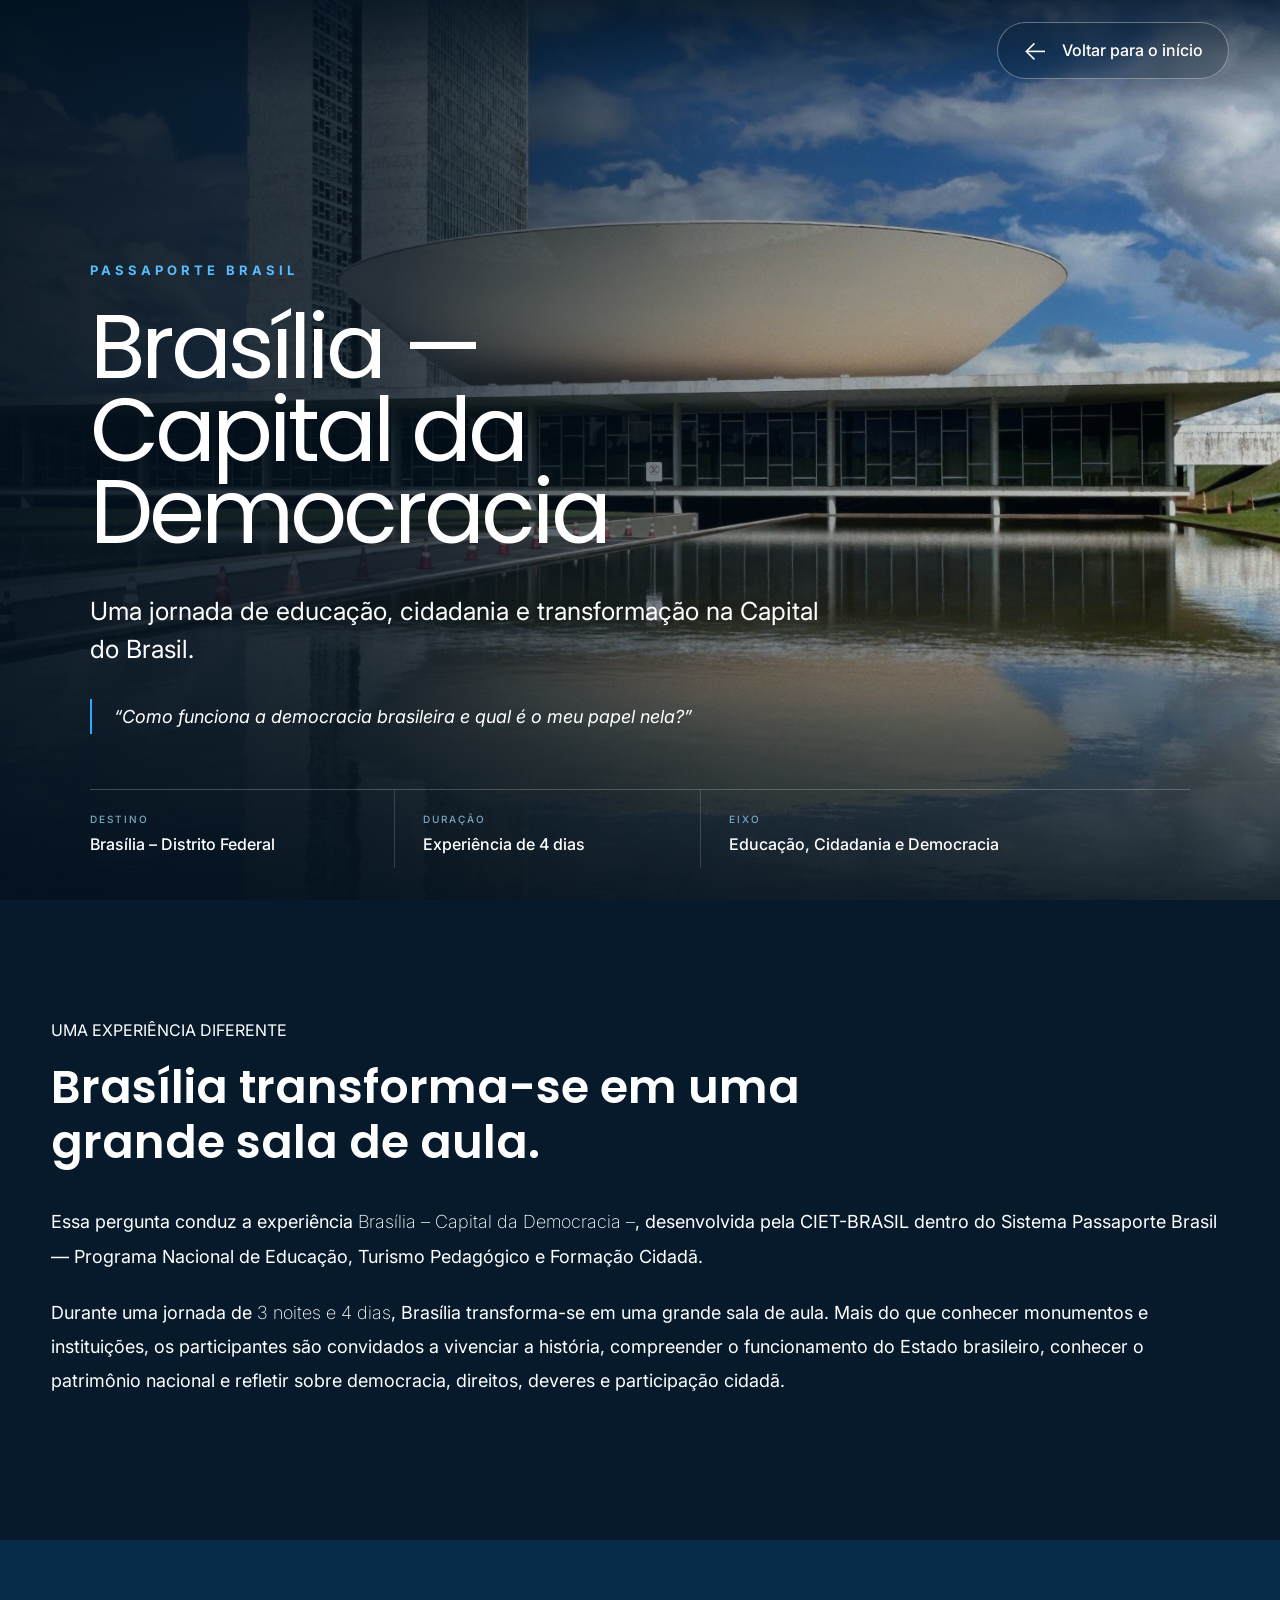
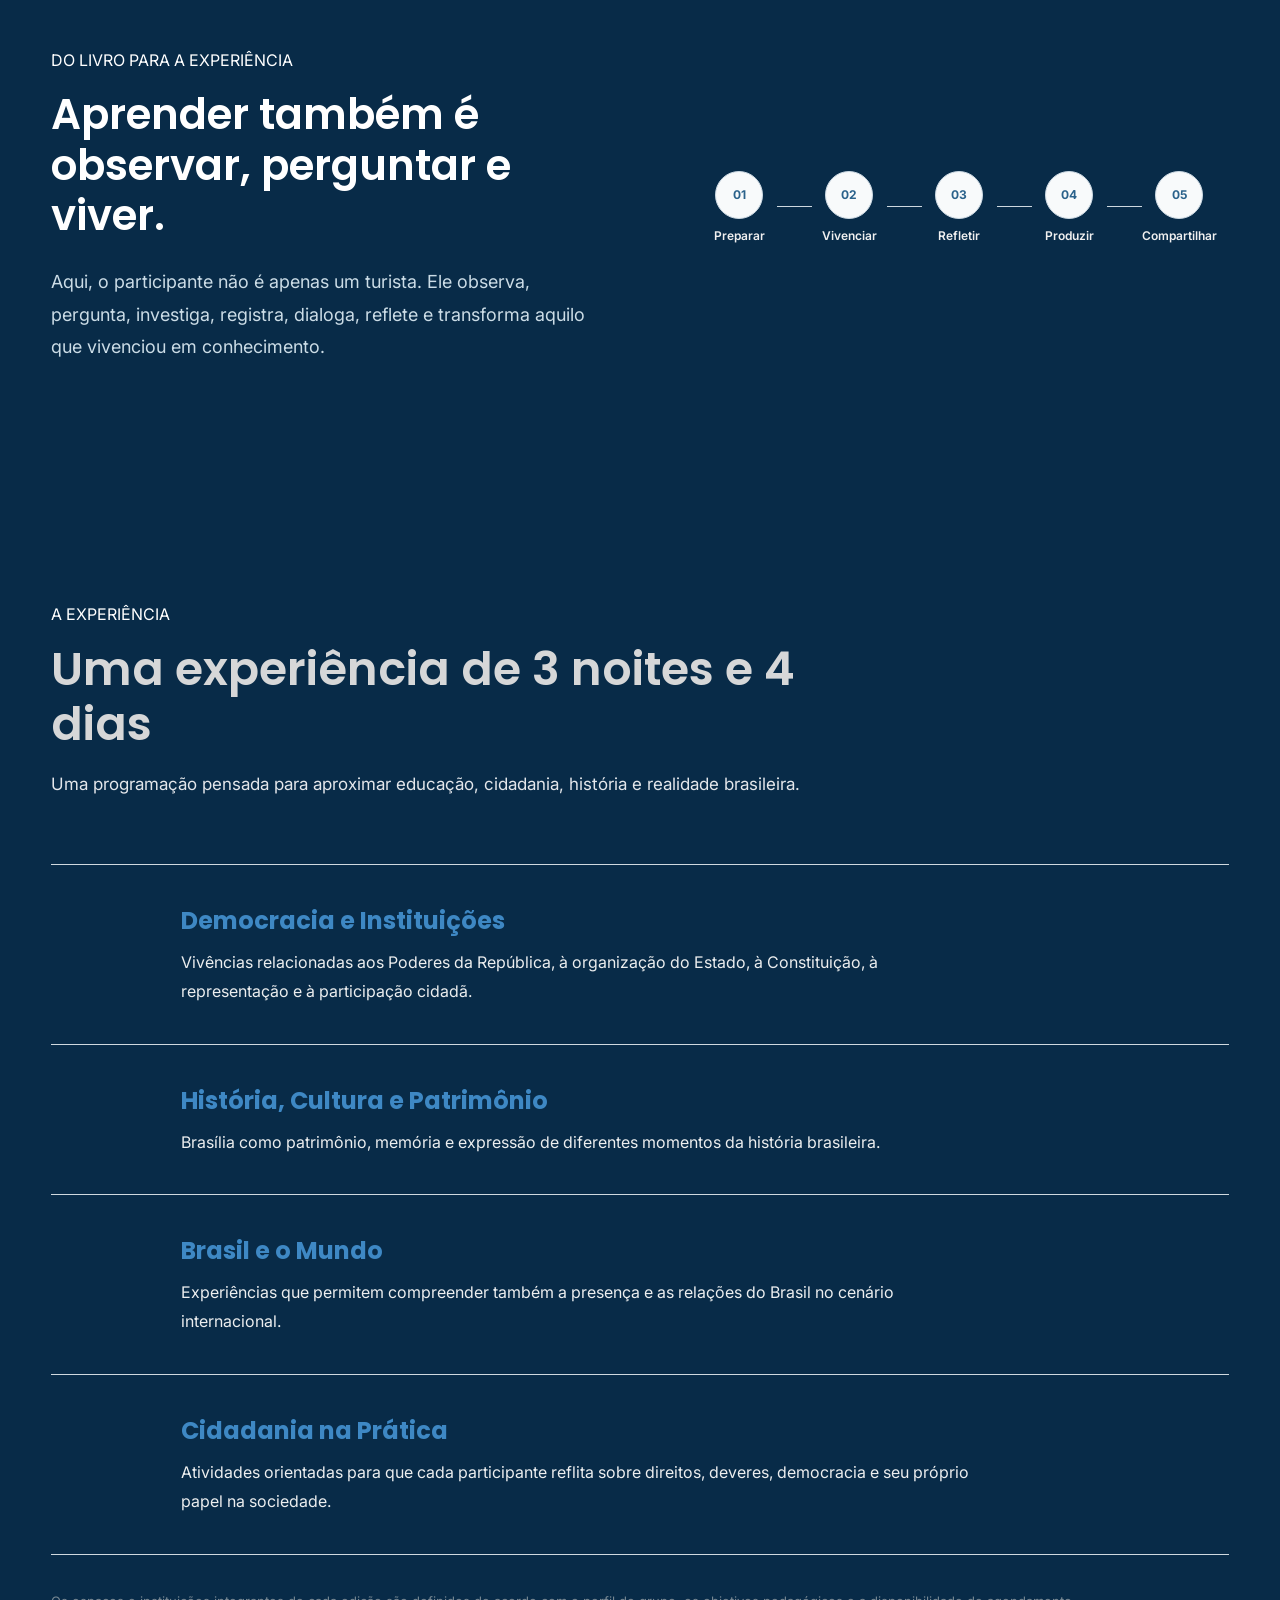
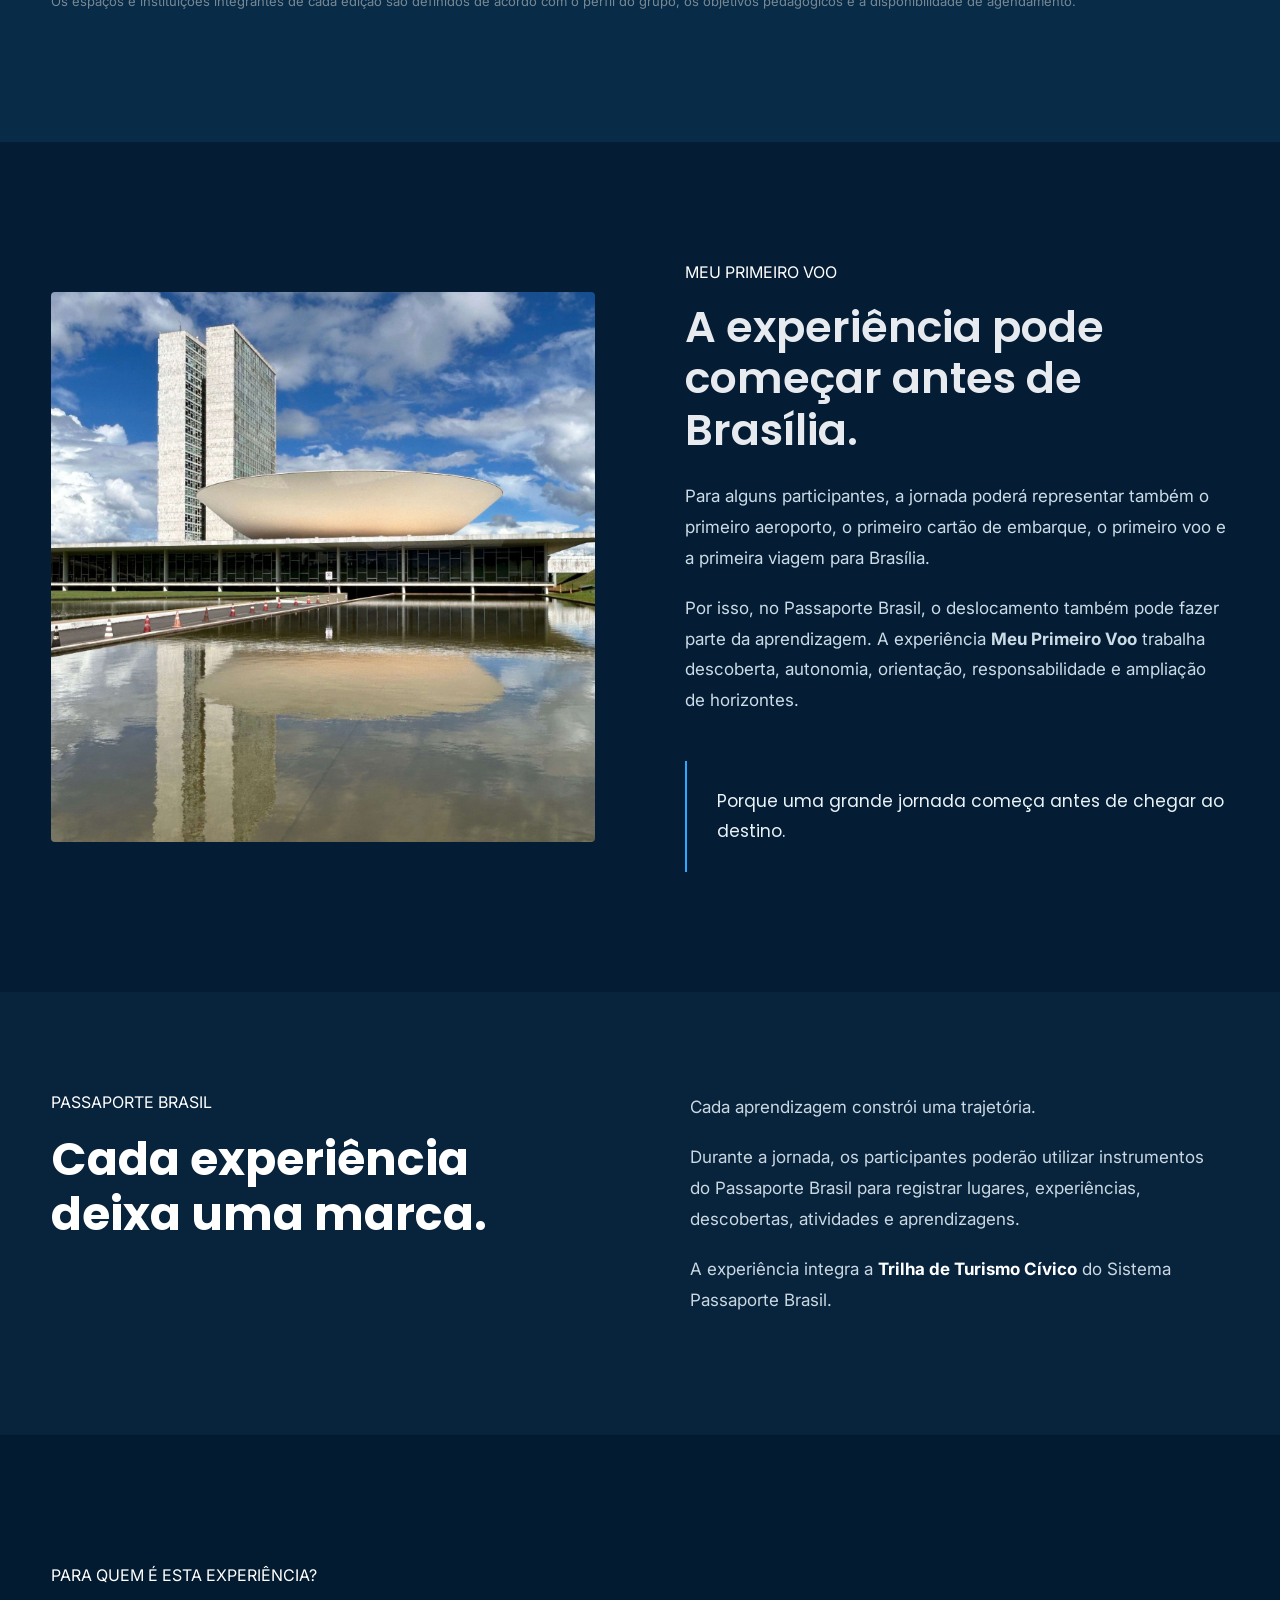
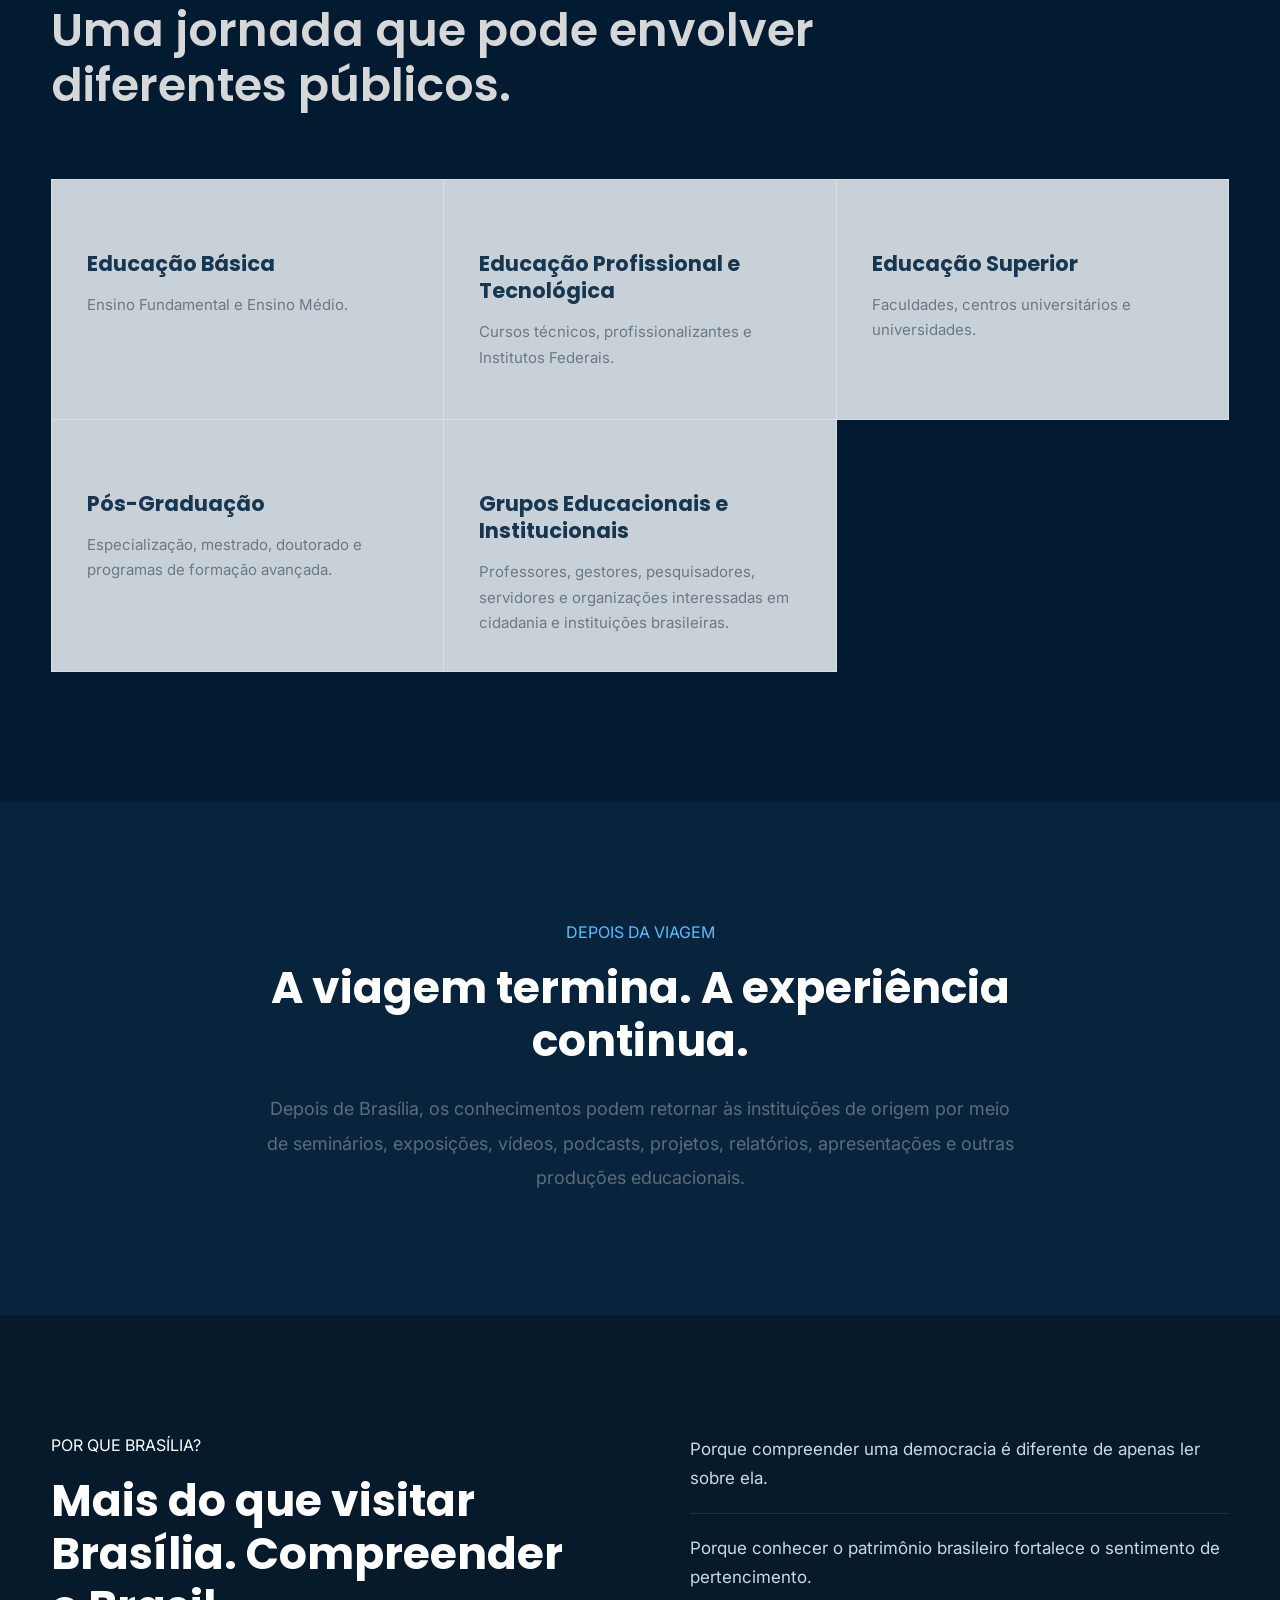
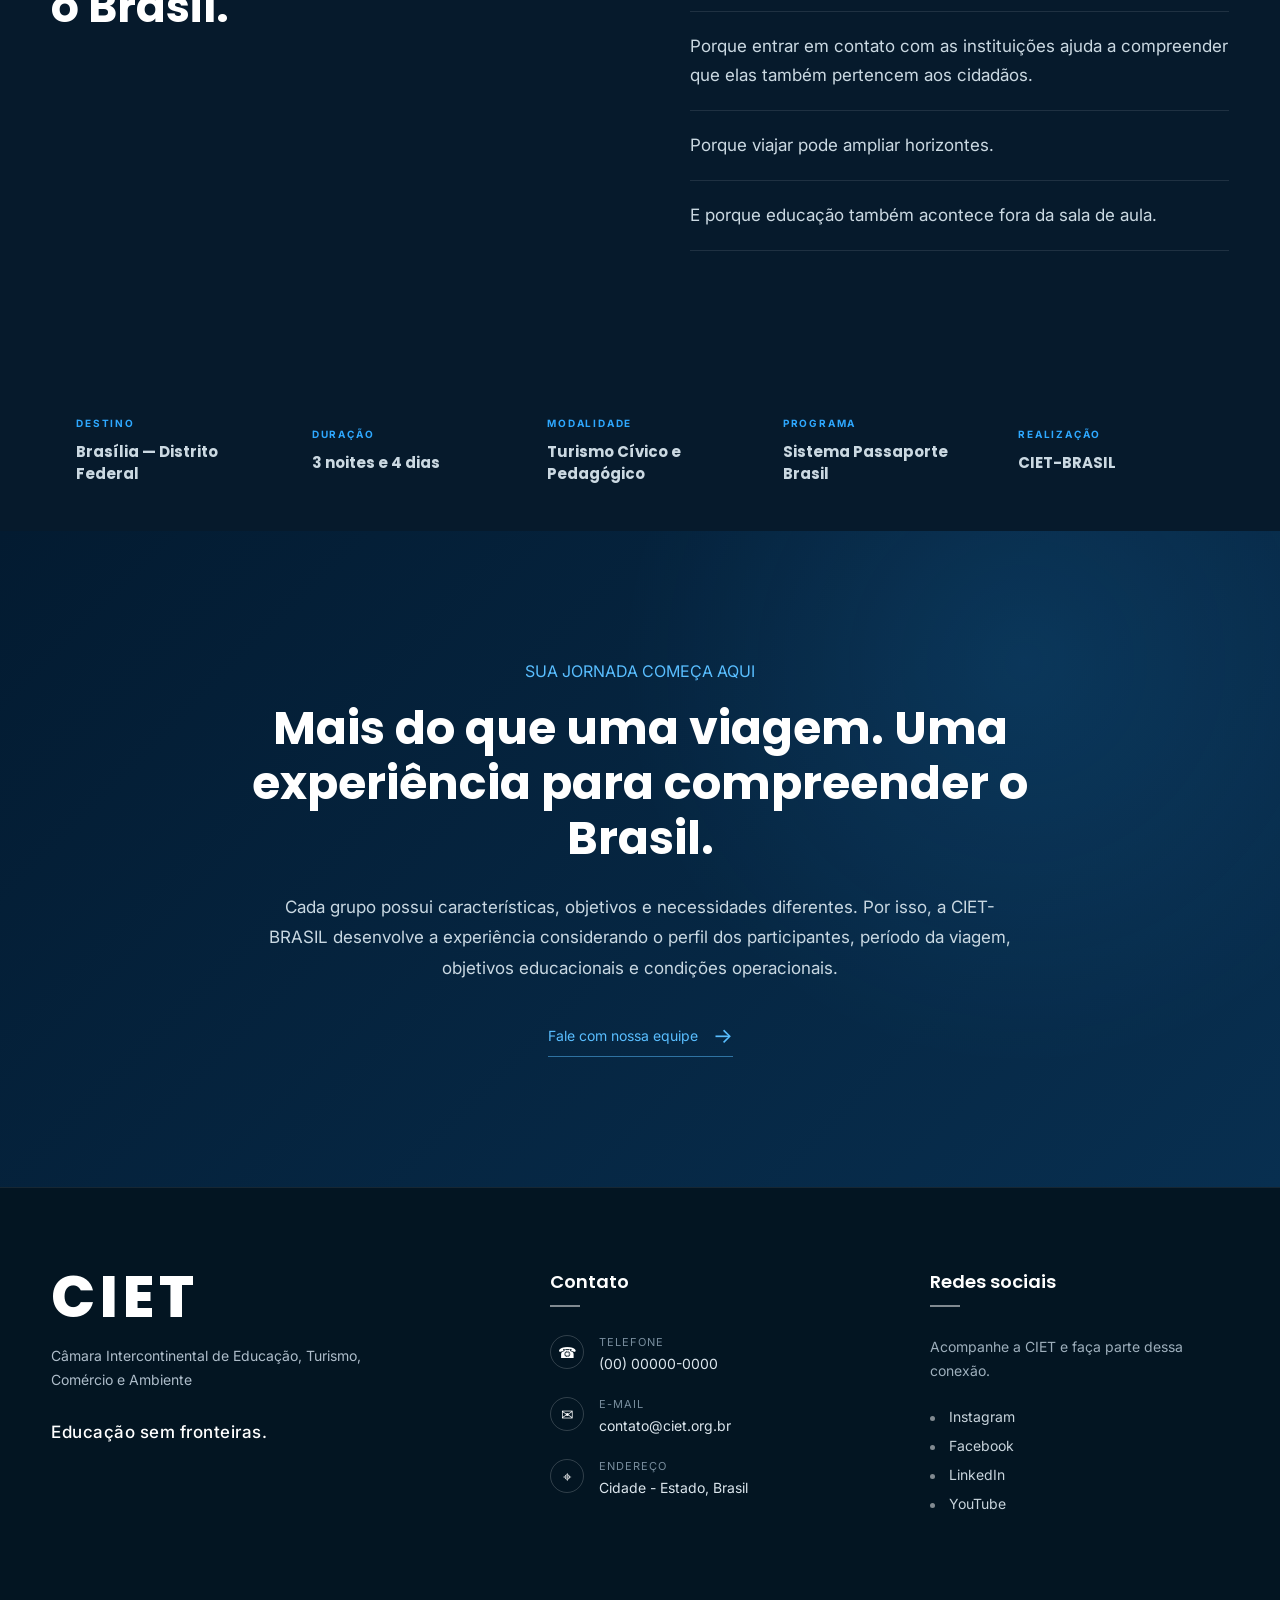
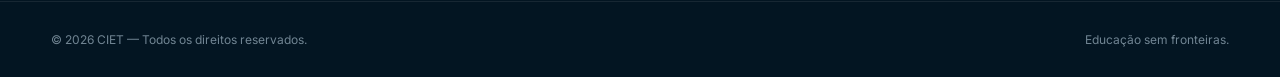
<file: programa_brasilia.html>
<!--====================================================*
    CIET-BRASIL
    programa-brasilia.html

    Página interna:
    Passaporte Brasil — Brasília: Capital da Democracia
*=====================================================-->

<!DOCTYPE html>
<html lang="pt-BR">

<head>

    <meta charset="UTF-8">

    <meta name="viewport" content="width=device-width, initial-scale=1.0">

    <title>Brasília — Capital da Democracia | CIET-BRASIL</title>

    <meta name="description"
        content="Passaporte Brasil — Brasília: Capital da Democracia. Uma experiência de educação, cidadania e transformação na Capital do Brasil.">

    <link rel="preconnect" href="https://fonts.googleapis.com">

    <link rel="preconnect"
        href="https://fonts.gstatic.com"
        crossorigin>

    <link href="https://fonts.googleapis.com/css2?family=Inter:wght@300;400;500;600;700&family=Poppins:wght@300;400;500;600;700;800&display=swap"
        rel="stylesheet">

    <link rel="stylesheet"
        href="programa-brasilia.css">

        <link rel="stylesheet"
        href="programa-argentina.css">

</head>


<body>


<!--====================================================*
    HEADER
*=====================================================-->

<header class="internalHeader">

    <div class="container headerContent">

        <a href="index.html"

        </a>


        <a href="index.html"
           class="backButton">

            <span>←</span>

            Voltar para o início

        </a>

    </div>

</header>



<!--====================================================*
    HERO
*=====================================================-->

<main>

<!--====================================================*
    HERO — BRASÍLIA
*=====================================================-->

<section class="brasiliaHero">

    <!-- IMAGEM DE FUNDO -->
    <div class="brasiliaHeroImage"></div>

    <!-- ESCURECIMENTO DA IMAGEM -->
    <div class="brasiliaHeroOverlay"></div>


    <div class="brasiliaHeroContent">

        <!--============================================*
            TOPO
        *=============================================-->



        <!--============================================*
            CONTEÚDO PRINCIPAL
        *=============================================-->

        <div class="brasiliaHeroMain">

            <span class="programLabel">

                PASSAPORTE BRASIL

            </span>


            <h1>

                Brasília —

                <strong>

                    Capital da
                    Democracia

                </strong>

            </h1>


            <p class="heroDescription">

                Uma jornada de educação,
                cidadania e transformação
                na Capital do Brasil.

            </p>


            <div class="heroQuestion">

                <span></span>

                <p>

                    “Como funciona a democracia brasileira
                    e qual é o meu papel nela?”

                </p>

            </div>

        </div>


        <!--============================================*
            INFORMAÇÕES DO PROGRAMA
        *=============================================-->

        <div class="brasiliaInfo">

            <div class="infoItem">

                <small>

                    DESTINO

                </small>

                <strong>

                    Brasília – Distrito Federal

                </strong>

            </div>


            <div class="infoItem">

                <small>

                    DURAÇÃO

                </small>

                <strong>

                    Experiência de 4 dias

                </strong>

            </div>


            <div class="infoItem">

                <small>

                    EIXO

                </small>

                <strong>

                    Educação, Cidadania e Democracia

                </strong>

            </div>

        </div>

    </div>

</section>



<!--====================================================*
    INTRODUÇÃO
*=====================================================-->

<section class="introSection">

    <div class="container narrow">

        <span class="sectionLabel">
            UMA EXPERIÊNCIA DIFERENTE
        </span>

        <h2>
            Brasília transforma-se
            em uma grande sala de aula.
        </h2>

        <p>
            Essa pergunta conduz a experiência
            <strong>Brasília –
                 Capital da Democracia –</strong>,
            desenvolvida pela CIET-BRASIL dentro do
            Sistema Passaporte Brasil — Programa Nacional
            de Educação, Turismo Pedagógico e Formação Cidadã.
        </p>

        <p>
            Durante uma jornada de
            <strong>3 noites e 4 dias</strong>,
            Brasília transforma-se em uma grande sala de aula.
            Mais do que conhecer monumentos e instituições,
            os participantes são convidados a vivenciar a
            história, compreender o funcionamento do Estado
            brasileiro, conhecer o patrimônio nacional e
            refletir sobre democracia, direitos, deveres e
            participação cidadã.
        </p>

    </div>

</section>



<!--====================================================*
    DO LIVRO PARA A EXPERIÊNCIA
*=====================================================-->

<section class="experienceSection">

    <div class="container experienceGrid">

        <div class="experienceText">

            <span class="sectionLabel">
                DO LIVRO PARA A EXPERIÊNCIA
            </span>

            <h2>
                Aprender também é
                observar, perguntar e viver.
            </h2>

            <p>
                Aqui, o participante não é apenas um turista.
                Ele observa, pergunta, investiga, registra,
                dialoga, reflete e transforma aquilo que
                vivenciou em conhecimento.
            </p>

        </div>


        <div class="journey">

            <div class="journeyItem">

                <span>01</span>

                <strong>Preparar</strong>

            </div>

            <div class="journeyLine"></div>

            <div class="journeyItem">

                <span>02</span>

                <strong>Vivenciar</strong>

            </div>

            <div class="journeyLine"></div>

            <div class="journeyItem">

                <span>03</span>

                <strong>Refletir</strong>

            </div>

            <div class="journeyLine"></div>

            <div class="journeyItem">

                <span>04</span>

                <strong>Produzir</strong>

            </div>

            <div class="journeyLine"></div>

            <div class="journeyItem">

                <span>05</span>

                <strong>Compartilhar</strong>

            </div>

        </div>

    </div>

</section>



<!--====================================================*
    UMA EXPERIÊNCIA DE 3 NOITES E 4 DIAS
*=====================================================-->

<section class="topicsSection">

    <div class="container">

        <div class="sectionHeading">

            <span class="sectionLabel">
                A EXPERIÊNCIA
            </span>

            <h2>
                Uma experiência de
                3 noites e 4 dias
            </h2>

            <p>
                Uma programação pensada para aproximar
                educação, cidadania, história e realidade
                brasileira.
            </p>

        </div>


        <div class="topicList">

            <article class="topic">

                <span class="topicNumber">
                    
                </span>

                <div>

                    <h3>
                        Democracia e Instituições
                    </h3>

                    <p>
                        Vivências relacionadas aos Poderes
                        da República, à organização do Estado,
                        à Constituição, à representação e à
                        participação cidadã.
                    </p>

                </div>

            </article>


            <article class="topic">

                <span class="topicNumber">
                    
                </span>

                <div>

                    <h3>
                        História, Cultura e Patrimônio
                    </h3>

                    <p>
                        Brasília como patrimônio, memória e
                        expressão de diferentes momentos da
                        história brasileira.
                    </p>

                </div>

            </article>


            <article class="topic">

                <span class="topicNumber">
                    
                </span>

                <div>

                    <h3>
                        Brasil e o Mundo
                    </h3>

                    <p>
                        Experiências que permitem compreender
                        também a presença e as relações do
                        Brasil no cenário internacional.
                    </p>

                </div>

            </article>


            <article class="topic">

                <span class="topicNumber">
                    
                </span>

                <div>

                    <h3>
                        Cidadania na Prática
                    </h3>

                    <p>
                        Atividades orientadas para que cada
                        participante reflita sobre direitos,
                        deveres, democracia e seu próprio
                        papel na sociedade.
                    </p>

                </div>

            </article>

        </div>


        <div class="smallNote">

            Os espaços e instituições integrantes de cada
            edição são definidos de acordo com o perfil do
            grupo, os objetivos pedagógicos e a disponibilidade
            de agendamento.

        </div>

    </div>

</section>



<!--====================================================*
    MEU PRIMEIRO VOO
*=====================================================-->

<section class="firstFlight">

    <div class="container firstFlightGrid">

        <div class="firstFlightImage">

            <img src="img/fotodebrasilia.jpg"
                 alt="Experiência Brasília">

        </div>


        <div class="firstFlightContent">

            <span class="sectionLabel">
                MEU PRIMEIRO VOO
            </span>

            <h2>
                A experiência pode começar
                antes de Brasília.
            </h2>

            <p>
                Para alguns participantes, a jornada poderá
                representar também o primeiro aeroporto,
                o primeiro cartão de embarque, o primeiro voo
                e a primeira viagem para Brasília.
            </p>

            <p>
                Por isso, no Passaporte Brasil, o deslocamento
                também pode fazer parte da aprendizagem.
                A experiência <strong>Meu Primeiro Voo</strong>
                trabalha descoberta, autonomia, orientação,
                responsabilidade e ampliação de horizontes.
            </p>

            <blockquote>
                Porque uma grande jornada começa
                antes de chegar ao destino.
            </blockquote>

        </div>

    </div>

</section>



<!--====================================================*
    PASSAPORTE BRASIL
*=====================================================-->

<section class="passportSection">

    <div class="container passportContent">

        <div>

            <span class="sectionLabel">
                PASSAPORTE BRASIL
            </span>

            <h2>
                Cada experiência deixa
                uma marca.
            </h2>

        </div>


        <div>

            <p>
                Cada aprendizagem constrói uma trajetória.
            </p>

            <p>
                Durante a jornada, os participantes poderão
                utilizar instrumentos do Passaporte Brasil
                para registrar lugares, experiências,
                descobertas, atividades e aprendizagens.
            </p>

            <p>
                A experiência integra a
                <strong>Trilha de Turismo Cívico</strong>
                do Sistema Passaporte Brasil.
            </p>

        </div>

    </div>

</section>



<!--====================================================*
    PARA QUEM É
*=====================================================-->

<section class="audienceSection">

    <div class="container">

        <div class="sectionHeading">

            <span class="sectionLabel">
                PARA QUEM É ESTA EXPERIÊNCIA?
            </span>

            <h2>
                Uma jornada que pode
                envolver diferentes públicos.
            </h2>

        </div>


        <div class="audienceGrid">

            <div class="audienceItem">

                <span></span>

                <h3>
                    Educação Básica
                </h3>

                <p>
                    Ensino Fundamental e Ensino Médio.
                </p>

            </div>


            <div class="audienceItem">

                <span></span>

                <h3>
                    Educação Profissional
                    e Tecnológica
                </h3>

                <p>
                    Cursos técnicos, profissionalizantes
                    e Institutos Federais.
                </p>

            </div>


            <div class="audienceItem">

                <span></span>

                <h3>
                    Educação Superior
                </h3>

                <p>
                    Faculdades, centros universitários
                    e universidades.
                </p>

            </div>


            <div class="audienceItem">

                <span></span>

                <h3>
                    Pós-Graduação
                </h3>

                <p>
                    Especialização, mestrado, doutorado
                    e programas de formação avançada.
                </p>

            </div>


            <div class="audienceItem">

                <span></span>

                <h3>
                    Grupos Educacionais
                    e Institucionais
                </h3>

                <p>
                    Professores, gestores, pesquisadores,
                    servidores e organizações interessadas
                    em cidadania e instituições brasileiras.
                </p>

            </div>

        </div>

    </div>

</section>



<!--====================================================*
    A VIAGEM CONTINUA
*=====================================================-->

<section class="afterTrip">

    <div class="container narrow">

        <span class="sectionLabel">
            DEPOIS DA VIAGEM
        </span>

        <h2>
            A viagem termina.
            A experiência continua.
        </h2>

        <p>
            Depois de Brasília, os conhecimentos podem
            retornar às instituições de origem por meio
            de seminários, exposições, vídeos, podcasts,
            projetos, relatórios, apresentações e outras
            produções educacionais.
        </p>

    </div>

</section>



<!--====================================================*
    POR QUE BRASÍLIA
*=====================================================-->

<section class="whySection">

    <div class="container whyGrid">

        <div>

            <span class="sectionLabel">
                POR QUE BRASÍLIA?
            </span>

            <h2>
                Mais do que visitar Brasília.
                Compreender o Brasil.
            </h2>

        </div>


        <div class="whyText">

            <p>
                Porque compreender uma democracia é diferente
                de apenas ler sobre ela.
            </p>

            <p>
                Porque conhecer o patrimônio brasileiro
                fortalece o sentimento de pertencimento.
            </p>

            <p>
                Porque entrar em contato com as instituições
                ajuda a compreender que elas também pertencem
                aos cidadãos.
            </p>

            <p>
                Porque viajar pode ampliar horizontes.
            </p>

            <p>
                E porque educação também acontece
                fora da sala de aula.
            </p>

        </div>

    </div>

</section>



<!--====================================================*
    INFORMAÇÕES
*=====================================================-->

<section class="detailsSection">

    <div class="container">

        <div class="detailsGrid">

            <div class="detail">

                <small>
                    DESTINO
                </small>

                <strong>
                    Brasília — Distrito Federal
                </strong>

            </div>


            <div class="detail">

                <small>
                    DURAÇÃO
                </small>

                <strong>
                    3 noites e 4 dias
                </strong>

            </div>


            <div class="detail">

                <small>
                    MODALIDADE
                </small>

                <strong>
                    Turismo Cívico e Pedagógico
                </strong>

            </div>


            <div class="detail">

                <small>
                    PROGRAMA
                </small>

                <strong>
                    Sistema Passaporte Brasil
                </strong>

            </div>


            <div class="detail">

                <small>
                    REALIZAÇÃO
                </small>

                <strong>
                    CIET-BRASIL
                </strong>

            </div>

        </div>

    </div>

</section>



<!--====================================================*
    CTA
*=====================================================-->

<section class="ctaSection">

    <div class="container">

        <span class="sectionLabel">
            SUA JORNADA COMEÇA AQUI
        </span>

        <h2>
            Mais do que uma viagem.
            Uma experiência para compreender o Brasil.
        </h2>

        <p>
            Cada grupo possui características, objetivos e
            necessidades diferentes. Por isso, a CIET-BRASIL
            desenvolve a experiência considerando o perfil
            dos participantes, período da viagem, objetivos
            educacionais e condições operacionais.
        </p>

        <div class="ctaButtons">

            <a href="#contato"
            class="ctaLink">
            Fale com nossa equipe
            <span>→</span>
            </a>

        </div>

    </div>

</section>

</main>



<!--====================================================*
    FOOTER
*=====================================================-->

<footer class="footer">

    <div class="container footerContent">


        <!-- IDENTIDADE -->

        <div class="footerBrand">

            <h2>CIET</h2>

            <span>
                Câmara Intercontinental de Educação,
                Turismo, Comércio e Ambiente
            </span>

            <p>
                Educação sem fronteiras.
            </p>

        </div>


        <!-- CONTATO -->

        <div class="footerColumn">

            <h3>Contato</h3>

            <div class="contactItem">

                <span class="contactIcon">☎</span>

                <div>

                    <small>Telefone</small>

                    <a href="tel:+5500000000000">
                        (00) 00000-0000
                    </a>

                </div>

            </div>


            <div class="contactItem">

                <span class="contactIcon">✉</span>

                <div>

                    <small>E-mail</small>

                    <a href="mailto:contato@ciet.org.br">
                        contato@ciet.org.br
                    </a>

                </div>

            </div>


            <div class="contactItem">

                <span class="contactIcon">⌖</span>

                <div>

                    <small>Endereço</small>

                    <p>
                        Cidade - Estado, Brasil
                    </p>

                </div>

            </div>

        </div>


        <!-- REDES -->

        <div class="footerColumn socialColumn">

            <h3>Redes sociais</h3>

            <p>
                Acompanhe a CIET e faça parte
                dessa conexão.
            </p>

            <div class="socialLinks">

                <a href="#">
                    Instagram
                </a>

                <a href="#">
                    Facebook
                </a>

                <a href="#">
                    LinkedIn
                </a>

                <a href="#">
                    YouTube
                </a>

            </div>

        </div>

    </div>


    <div class="footerBottom">

        <div class="container">

            <p>
                © 2026 CIET — Todos os direitos reservados.
            </p>

            <span>
                Educação sem fronteiras.
            </span>

        </div>

    </div>

</footer>


</body>

</html>
</file>
<file: style.css>
/*==================================================
CIET
Desenvolvido exclusivamente para a instituição
==================================================*/


/*=========================
RESET
=========================*/

*{
margin:0;
padding:0;
box-sizing:border-box;
}

html{
scroll-behavior:smooth;
}

body{
font-family:'Inter',sans-serif;
background:#031b31;
color:#FFF;
overflow-x:hidden;
}

a{
text-decoration:none;
}

img{
display:block;
max-width:100%;
}

ul{
list-style:none;
}

.container{
width:min(92%,1300px);
margin:auto;
}


/*=========================
VARIÁVEIS
=========================*/

:root{

--azul1:#041d35;
--azul2:#082b48;
--azul3:#0B4E88;
--azulGlow:#2EA8FF;

--branco:#FFFFFF;
--cinza:#D8E4EF;

--gradiente:linear-gradient(135deg,#031C34,#0A4270);

--sombra:0 25px 50px rgba(0,0,0,.35);

--radius:18px;

}


/*=========================
SCROLLBAR
=========================*/

::-webkit-scrollbar{
width:10px;
}

::-webkit-scrollbar-track{
background:#051f39;
}

::-webkit-scrollbar-thumb{
background:#2EA8FF;
border-radius:50px;
}


/*=========================
PRELOADER
=========================*/

#preloader{

position:fixed;

inset:0;

background:#02111f;

display:flex;

justify-content:center;

align-items:center;

z-index:99999;

transition:1s;

}

.loader{

position:relative;

width:180px;

height:180px;

}

.loader img{

width:95px;

position:absolute;

left:50%;

top:50%;

transform:translate(-50%,-50%);

}

.loader-ring{

width:180px;

height:180px;

border-radius:50%;

border:3px solid rgba(255,255,255,.08);

border-top:3px solid #2EA8FF;

animation:girar 1.2s linear infinite;

}


/*=========================
HEADER
=========================*/

header{

position:fixed;

width:100%;

top:0;

left:0;

z-index:999;

transition:.4s;

}

header.scrolled{

background:rgba(255,255,255,.08);

box-shadow:0 15px 30px rgba(0,0,0,.35);

}

header .container{

display:flex;

justify-content:space-between;

align-items:center;

height:95px;

}

.logo img{

width:78px;

}

nav ul{

display:flex;

gap:45px;

}

nav a{

color:white;

font-size:15px;

transition:.3s;

position:relative;

}

nav a::after{

content:"";

position:absolute;

width:0;

left:0;

bottom:-7px;

height:2px;

background:#2EA8FF;

transition:.4s;

}

nav a:hover::after{

width:100%;

}

.menuMobile{

display:none;

}


/*==================================================
HERO
==================================================*/

.hero{

min-height:100vh;

display:flex;

align-items:center;

position:relative;

overflow:hidden;

background:

radial-gradient(
circle at top,
#14568f 0%,
transparent 40%
),

linear-gradient(
135deg,
#02111f,
#0B3C66
);

}

.heroOverlay{

position:absolute;

inset:0;

background:

radial-gradient(
circle,
#2EA8FF22,
transparent 65%
);

}

.heroParticles{

position:absolute;

inset:0;

background-image:

radial-gradient(
#ffffff15 1px,
transparent 1px
);

background-size:35px 35px;

opacity:.25;

}

.heroContent{

display:grid;

grid-template-columns:1fr 1fr;

align-items:center;

gap:50px;

position:relative;

z-index:2;

}

.heroLeft{

animation:fadeLeft 1.2s;

}

.miniTitle{

display:inline-block;

padding:8px 20px;

border:1px solid rgba(255,255,255,.18);

border-radius:50px;

margin-bottom:30px;

color:#8fd8ff;

}

.hero h1{

font-family:'Poppins',sans-serif;

font-size:68px;

line-height:78px;

margin-bottom:35px;

}

.hero p{

color:#d5e6f6;

line-height:34px;

font-size:20px;

max-width:640px;

}

.heroButtons{

display:flex;

gap:20px;

margin-top:50px;

}

.btnPrimary{

background:#2EA8FF;

color:white;

padding:18px 34px;

border-radius:50px;

transition:.4s;

font-weight:600;

}

.btnPrimary:hover{

transform:translateY(-6px);

box-shadow:

0 20px 40px rgba(46,168,255,.4);

}

.btnSecondary{

border:2px solid rgba(255,255,255,.3);

color:white;

padding:18px 34px;

border-radius:50px;

transition:.4s;

}

.btnSecondary:hover{

background:white;

color:#03203c;

}


/*==================================================
SISTEMA ORBITAL DA TERRA
==================================================*/


/*========================================
ÁREA DIREITA DO HERO
========================================*/

.heroRight{

position:relative;

width:650px;

height:650px;

display:flex;

align-items:center;

justify-content:center;

margin:auto;

}


/*========================================
SISTEMA COMPLETO
========================================*/

.earthSystem{

position:relative;

width:620px;

height:620px;

display:flex;

align-items:center;

justify-content:center;

}


/*========================================
BRILHO AMBIENTAL
========================================*/

.earthSystem::before{

content:"";

position:absolute;

width:520px;

height:520px;

border-radius:50%;

background:

radial-gradient(
circle,
rgba(32,166,235,.16),
rgba(32,166,235,.06) 42%,
transparent 72%
);

filter:blur(15px);

z-index:0;

}


/*========================================
ÓRBITAS VISUAIS
========================================*/

.earthOrbit{

position:absolute;

left:50%;

top:50%;

transform:translate(-50%,-50%);

border-radius:50%;

pointer-events:none;

}


/*========================================
ÓRBITA EXTERNA
========================================*/

.orbitOuter{

width:610px;

height:610px;

border:

1px solid
rgba(71,184,235,.22);

animation:

rotateOrbit 45s linear infinite;

}


/*========================================
ÓRBITA MÉDIA
========================================*/

.orbitMiddle{

width:505px;

height:505px;

border:

1px solid
rgba(71,184,235,.28);

animation:

rotateOrbitReverse 34s linear infinite;

}


/*========================================
ÓRBITA INTERNA
========================================*/

.orbitInner{

width:400px;

height:400px;

border:

1px dashed
rgba(95,202,247,.25);

animation:

rotateOrbit 26s linear infinite;

}


/*========================================
ANIMAÇÕES DAS ÓRBITAS
========================================*/

@keyframes rotateOrbit{

from{

transform:
translate(-50%,-50%)
rotate(0deg);

}

to{

transform:
translate(-50%,-50%)
rotate(360deg);

}

}


@keyframes rotateOrbitReverse{

from{

transform:
translate(-50%,-50%)
rotate(360deg);

}

to{

transform:
translate(-50%,-50%)
rotate(0deg);

}

}


/*========================================
TERRA
========================================*/

.earth{

position:absolute;

width:315px;

height:315px;

left:50%;

top:50%;

transform:
translate(-50%,-50%);

border-radius:50%;

display:flex;

align-items:center;

justify-content:center;

z-index:5;

}


/*========================================
GLOW DA TERRA
========================================*/

.earthGlow{

position:absolute;

width:350px;

height:350px;

border-radius:50%;

background:

radial-gradient(
circle,
rgba(35,174,240,.30),
rgba(35,174,240,.08) 45%,
transparent 70%
);

filter:blur(8px);

animation:

earthPulse 5s ease-in-out infinite;

z-index:0;

}


@keyframes earthPulse{

0%,
100%{

transform:scale(.96);

opacity:.65;

}

50%{

transform:scale(1.04);

opacity:1;

}

}


/*========================================
IMAGEM DA TERRA
========================================*/

.earth img{

position:relative;

width:100%;

height:100%;

object-fit:contain;

z-index:2;

filter:

drop-shadow(
0 0 22px
rgba(45,181,245,.55)
);

}


/*==================================================
TRILHO DOS 4 ELEMENTOS
==================================================*/

.orbitTrack{

position:absolute;

width:510px;

height:510px;

left:50%;

top:50%;

transform:

translate(-50%,-50%);

border-radius:50%;

z-index:8;

animation:

orbitMovement 38s linear infinite;

}


/*========================================
MOVIMENTO ORBITAL
========================================*/

@keyframes orbitMovement{

from{

transform:

translate(-50%,-50%)
rotate(0deg);

}

to{

transform:

translate(-50%,-50%)
rotate(360deg);

}

}


/*========================================
POSIÇÃO INDIVIDUAL
========================================*/

.orbitPosition{

position:absolute;

width:145px;

height:145px;

}


/*========================================
EDUCAÇÃO
========================================*/

.positionEducation{

top:0;

left:50%;

transform:

translate(-50%,-50%);

}


/*========================================
TURISMO
========================================*/

.positionTourism{

top:50%;

right:0;

transform:

translate(50%,-50%);

}


/*========================================
COMÉRCIO
========================================*/

.positionCommerce{

bottom:0;

left:50%;

transform:

translate(-50%,50%);

}


/*========================================
MEIO AMBIENTE
========================================*/

.positionEnvironment{

top:50%;

left:0;

transform:

translate(-50%,-50%);

}


/*========================================
ELEMENTOS ORBITAIS
========================================*/

.orbitItem{

position:absolute;

width:145px;

height:145px;

border-radius:50%;

display:flex;

flex-direction:column;

align-items:center;

justify-content:center;

gap:8px;

background:

radial-gradient(
circle at 35% 30%,
rgba(29,91,137,.88),
rgba(3,30,52,.97)
);

border:

1px solid
rgba(69,188,242,.65);

box-shadow:

0 0 20px
rgba(28,163,228,.15),

inset 0 0 25px
rgba(30,154,218,.08);

backdrop-filter:blur(8px);

z-index:10;

transition:

border-color .35s ease,
box-shadow .35s ease;

}


/*========================================
HOVER
========================================*/

.orbitItem:hover{

    background:rgba(46,168,255,.20);

    color:#ffffff;

    transform:scale(1.1);

    box-shadow:

        0 0 20px
        rgba(46,168,255,.35);

}


/*========================================
ÍCONE
========================================*/

.orbitIcon{

 width:48px;

    height:48px;

    border-radius:50%;

    display:flex;

    align-items:center;

    justify-content:center;

    border:1px solid rgba(110,211,249,.35);

    background:rgba(45,170,229,.10);

    color:#81d7fa;

    font-size:21px;

    box-shadow:

        0 0 15px
        rgba(39,174,233,.15),
        inset 0 0 10px
        rgba(39,174,233,.08);

    transition:.4s;

}


/*========================================
TEXTO
========================================*/

.orbitItem span{

color:#fff;

font-family:'Poppins',sans-serif;

font-size:15px;

font-weight:600;

text-align:center;

}


/*========================================
PONTOS LUMINOSOS
========================================*/

.spacePoint{

position:absolute;

width:5px;

height:5px;

border-radius:50%;

background:#8ee3ff;

box-shadow:

0 0 8px
#4cc7f4,

0 0 18px
rgba(60,195,245,.7);

z-index:3;

animation:

pointBlink 3s ease-in-out infinite;

}


@keyframes pointBlink{

0%,
100%{

opacity:.25;

transform:scale(.7);

}

50%{

opacity:1;

transform:scale(1.5);

}

}


/*========================================
POSIÇÃO DOS PONTOS
========================================*/

.point01{

top:55px;

left:300px;

}


.point02{

top:130px;

right:72px;

animation-delay:.6s;

}


.point03{

right:25px;

top:310px;

animation-delay:1.1s;

}


.point04{

bottom:65px;

right:220px;

animation-delay:1.8s;

}


.point05{

bottom:145px;

left:35px;

animation-delay:2.3s;

}


.point06{

top:260px;

left:25px;

animation-delay:1.4s;

}


/*==================================================
ANIMAÇÕES GERAIS
==================================================*/

@keyframes girar{

from{

transform:rotate(0deg);

}

to{

transform:rotate(360deg);

}

}


@keyframes fadeLeft{

from{

opacity:0;

transform:translateX(-70px);

}

to{

opacity:1;

transform:translateX(0);

}

}


@keyframes fadeRight{

from{

opacity:0;

transform:translateX(70px);

}

to{

opacity:1;

transform:translateX(0);

}

}


@keyframes subir{

from{

opacity:0;

transform:translateY(60px);

}

to{

opacity:1;

transform:translateY(0);

}

}


@keyframes flutuar{

0%{

transform:translateY(0px);

}

50%{

transform:translateY(-18px);

}

100%{

transform:translateY(0px);

}

}


/*==================================================
QUEM SOMOS
==================================================*/

.about{

padding:140px 0;

background:#061a2c;

}

.about .container{

display:grid;

grid-template-columns:1fr 1fr;

gap:80px;

align-items:center;

}

.sectionMini{

color:#49b5ff;

font-weight:700;

letter-spacing:2px;

}

.about h2{

margin-top:2px;

font-size:46px;

font-family:Poppins,sans-serif;

margin-bottom:3px;

}
.about destaque{

margin-top:2px;

font-size:46px;

font-family:Poppins,sans-serif;

margin-bottom:3px;

color:#2EA8FF;
}

.about mini_destaque{
font-size:18px;

font-family:Poppins,sans-serif;

color:#2EA8FF;
}

.about p{

line-height:34px;

color:#d8e5ef;

margin-bottom:25px;

font-size:18px;

}

.about img{

border-radius:25px;

box-shadow:0 25px 70px rgba(0,0,0,.4);

transition:.6s;

}

.about img:hover{

transform:scale(1.02);

}


/*==================================================
PROPÓSITO
==================================================*/

.purpose{

padding:120px 0;

display:flex;

justify-content:center;

background:

linear-gradient(
180deg,
#061a2c,
#082a47
);

}

.purpose img{

width:min(1200px,90%);

border-radius:30px;

box-shadow:

0 35px 80px rgba(0,0,0,.4);

}


/*==================================================
PILARES
==================================================*/

.pilares{

padding:150px 0;

background:#061a2d;

}

.titulo{

text-align:center;

margin-bottom:70px;

}

.titulo span{

color:#59beff;

font-weight:700;

letter-spacing:3px;

}

.titulo h2{

margin-top:15px;

font-size:30px;

font-family:Poppins,sans-serif;

}

.gridPilares{

display:grid;

grid-template-columns:repeat(4,1fr);

gap:30px;

}

.cardPilar{

position:relative;

overflow:hidden;

border-radius:22px;

cursor:pointer;

height:420px;

box-shadow:

0 20px 50px rgba(0,0,0,.3);

}

.cardPilar img{

width:100%;

height:100%;

object-fit:cover;

transition:1s;

}

.cardPilar:hover img{

transform:scale(1.12);

}

.overlay{

position:absolute;

inset:0;

display:flex;

justify-content:flex-end;

flex-direction:column;

padding:35px;

background:

linear-gradient(
transparent,
rgba(0,0,0,.88)
);

}

.overlay h3{

font-size:30px;

margin-bottom:5px;

font-family:Poppins,sans-serif;

}

.overlay p{

color:#d9e6ef;

line-height:28px;

}


/*==================================================
PROGRAMAS
==================================================*/

.programas{

padding:150px 0;

background:#08233c;

}

.cardsProgramas{

display:grid;

grid-template-columns:repeat(3,1fr);

gap:35px;

}

.programa{

background:rgba(255,255,255,.08);

border:

1px solid
rgba(255,255,255,.08);

border-radius:24px;

overflow:hidden;

transition:.5s;

}

.programa:hover{

transform:translateY(-12px);

box-shadow:

0 20px 60px rgba(46,168,255,.25);

}

.programa img{

width:100%;

height:240px;

object-fit:cover;

}

.programa .conteudo{

padding:30px;

}

.programa h3{

font-size:28px;

margin-bottom:20px;

font-family:Poppins,sans-serif;

}

.programa p{

color:#dbe7ef;

line-height:30px;

margin-bottom:30px;

}

.programa a{

display:inline-block;

background:#2EA8FF;

color:white;

padding:15px 28px;

border-radius:40px;

transition:.4s;

}

.programa a:hover{

background:white;

color:#063052;

}


/*==================================================
PROGRAMAS CIET
==================================================*/

.programasCiet{

padding:150px 0;

background:

radial-gradient(
circle at 20% 20%,
rgba(46,168,255,.10),
transparent 35%
),

#08233c;

}


.gridProgramas{

display:grid;

grid-template-columns:repeat(4,1fr);

gap:30px;

}


.cardPrograma{

position:relative;

height:420px;

overflow:hidden;

border-radius:22px;

cursor:pointer;

box-shadow:

0 20px 50px rgba(0,0,0,.30);

transition:.5s;

}


.cardPrograma img{

width:100%;

height:100%;

object-fit:cover;

transition:1s;

}


.cardPrograma:hover img{

transform:scale(1.10);

}


.cardPrograma:hover{

transform:translateY(-10px);

box-shadow:

0 25px 60px rgba(46,168,255,.25);

}


.overlayPrograma{

position:absolute;

inset:0;

display:flex;

justify-content:flex-end;

flex-direction:column;

padding:30px;

background:

linear-gradient(
transparent 25%,
rgba(2,17,31,.95)
);

}


.overlayPrograma h3{

font-family:'Poppins',sans-serif;

font-size:25px;

line-height:32px;

margin-bottom:12px;

}


.overlayPrograma p{

color:#d8e7f2;

line-height:25px;

margin-bottom:22px;

}


.btnPrograma{

width:max-content;

padding:11px 22px;

border-radius:30px;

background:#2EA8FF;

color:#fff;

font-size:14px;

font-weight:600;

transition:.3s;

}


.btnPrograma:hover{

background:#fff;

color:#063052;

}


/*==================================================
FOOTER CIET
==================================================*/

.footer{

background:#031522;

color:#fff;

border-top:

1px solid
rgba(255,255,255,.08);

}


/*=========================
CONTEÚDO
=========================*/

.footerContent{

min-height:360px;

padding:80px 0;

display:grid;

grid-template-columns:1.4fr 1fr 1fr;

gap:80px;

align-items:start;

}


/*=========================
IDENTIDADE
=========================*/

.footerBrand h2{

font-family:'Poppins',sans-serif;

font-size:58px;

font-weight:800;

letter-spacing:5px;

line-height:1;

margin-bottom:18px;

}


.footerBrand span{

display:block;

max-width:360px;

color:#aebdca;

font-size:14px;

line-height:24px;

}


.footerBrand p{

margin-top:30px;

color:#fff;

font-size:17px;

font-weight:500;

letter-spacing:.5px;

}


/*=========================
COLUNAS
=========================*/

.footerColumn h3{

font-family:'Poppins',sans-serif;

font-size:18px;

margin-bottom:28px;

font-weight:600;

}


.footerColumn h3::after{

content:"";

display:block;

width:30px;

height:2px;

background:#fff;

margin-top:10px;

opacity:.5;

}


/*=========================
CONTATO
=========================*/

.contactItem{

display:flex;

align-items:flex-start;

gap:15px;

margin-bottom:22px;

}


.contactIcon{

width:34px;

height:34px;

min-width:34px;

display:flex;

align-items:center;

justify-content:center;

border:

1px solid
rgba(255,255,255,.18);

border-radius:50%;

color:#fff;

font-size:15px;

}


.contactItem small{

display:block;

color:#788d9d;

font-size:11px;

text-transform:uppercase;

letter-spacing:1px;

margin-bottom:4px;

}


.contactItem a,
.contactItem p{

color:#dce6ed;

font-size:14px;

line-height:22px;

transition:.3s;

}


.contactItem a:hover{

color:#fff;

}


/*=========================
REDES SOCIAIS
=========================*/

.socialColumn > p{

color:#9eafbc;

font-size:14px;

line-height:24px;

max-width:280px;

margin-bottom:25px;

}


.socialLinks{

display:flex;

flex-direction:column;

gap:12px;

}


.socialLinks a{

width:max-content;

color:#c8d4dc;

font-size:14px;

transition:.3s;

position:relative;

}


.socialLinks a::before{

content:"";

display:inline-block;

width:5px;

height:5px;

border-radius:50%;

background:#fff;

margin-right:10px;

vertical-align:middle;

opacity:.5;

transition:.3s;

}


.socialLinks a:hover{

color:#fff;

transform:translateX(5px);

}


.socialLinks a:hover::before{

opacity:1;

}


/*=========================
PARTE INFERIOR
=========================*/

.footerBottom{

border-top:

1px solid
rgba(255,255,255,.08);

}


.footerBottom .container{

min-height:75px;

display:flex;

align-items:center;

justify-content:space-between;

gap:20px;

}


.footerBottom p{

color:#718593;

font-size:12px;

}


.footerBottom span{

color:#718593;

font-size:12px;

}


/*==================================================
RESPONSIVO
==================================================*/

@media(max-width:1100px){

.heroContent{

grid-template-columns:1fr;

text-align:center;

}

.heroButtons{

justify-content:center;

}

.heroRight{

margin-top:70px;

}

.about .container{

grid-template-columns:1fr;

}

.gridPilares{

grid-template-columns:repeat(2,1fr);

}

.cardsProgramas{

grid-template-columns:1fr;

}

.gridProgramas{

grid-template-columns:repeat(2,1fr);

}

}


@media(max-width:900px){

.footerContent{

grid-template-columns:1fr 1fr;

gap:50px;

}

.footerBrand{

grid-column:1 / -1;

}

}


@media(max-width:700px){

.hero h1{

font-size:42px;

line-height:50px;

}

.hero p{

font-size:17px;

line-height:30px;

}

nav{

display:none;

}

.menuMobile{

display:block;

font-size:34px;

cursor:pointer;

}


/*=========================
SISTEMA ORBITAL MOBILE
=========================*/

.heroRight{

width:100%;

height:440px;

margin-top:40px;

}

.earthSystem{

width:420px;

height:420px;

}

.orbitOuter{

width:410px;

height:410px;

}

.orbitMiddle{

width:350px;

height:350px;

}

.orbitInner{

width:280px;

height:280px;

}

.earth{

width:210px;

height:210px;

}

.earthGlow{

width:235px;

height:235px;

}

.orbitTrack{

width:350px;

height:350px;

}

.orbitItem{

width:105px;

height:105px;

}

.orbitPosition{

width:105px;

height:105px;

}

.orbitIcon{

width:34px;

height:34px;

font-size:17px;

}

.orbitItem span{

font-size:12px;

}

.gridPilares{

grid-template-columns:1fr;

}

.titulo h2{

font-size:34px;

}

.about h2{

font-size:34px;

}

.gridProgramas{

grid-template-columns:1fr;

}

}


@media(max-width:600px){

.footerContent{

grid-template-columns:1fr;

padding:60px 0;

gap:45px;

}

.footerBrand{

grid-column:auto;

}

.footerBrand h2{

font-size:48px;

}

.footerBottom .container{

min-height:100px;

flex-direction:column;

justify-content:center;

text-align:center;

}


/*=========================
ORBITAL MOBILE PEQUENO
=========================*/

.heroRight{

height:370px;

}

.earthSystem{

width:350px;

height:350px;

}

.orbitOuter{

width:340px;

height:340px;

}

.orbitMiddle{

width:285px;

height:285px;

}

.orbitInner{

width:225px;

height:225px;

}

.earth{

width:175px;

height:175px;

}

.earthGlow{

width:200px;

height:200px;

}

.orbitTrack{

width:285px;

height:285px;

}

.orbitItem{

width:82px;

height:82px;

}

.orbitPosition{

width:82px;

height:82px;

}

.orbitIcon{

width:28px;

height:28px;

font-size:14px;

}

.orbitItem span{

font-size:10px;

}

}


/*==================================================
ESTRELAS
==================================================*/

.star{

position:absolute;

width:2px;

height:2px;

border-radius:50%;

background:white;

opacity:.3;

animation:piscar infinite;

}

@keyframes piscar{

0%{

opacity:.2;

transform:scale(.6);

}

50%{

opacity:1;

transform:scale(1.8);

}

100%{

opacity:.2;

transform:scale(.6);

}

}


/*==================================================
MENU MOBILE
==================================================*/

nav.ativo{

display:block;

position:absolute;

top:90px;

left:0;

width:100%;

background:#05233d;

padding:30px;

animation:subir .4s;

}

nav.ativo ul{

flex-direction:column;

gap:25px;

}


/*==================================================
SCROLL
==================================================*/

section{

transition:1s;

}
</file>
<file: programa-argentina.css>
/*==================================================*

* CIETCAB
* PROGRAMA ARGENTINA
* DESIGN EDITORIAL / INSTITUCIONAL
  *==================================================*/

/*==================================================
RESET
==================================================*/

*{
margin:0;
padding:0;
box-sizing:border-box;
}

html{
scroll-behavior:smooth;
}

body{

 
font-family:'Inter',sans-serif;

background:#031b31;

color:#fff;

overflow-x:hidden;
 

}

a{
text-decoration:none;
color:inherit;
}

img{
display:block;
max-width:100%;
}

.container{

 
width:min(92%,1300px);

margin:auto;
 

}

/*==================================================
VARIÁVEIS
==================================================*/

:root{

 
--azul1:#041d35;
--azul2:#082b48;
--azul3:#0B4E88;
--azulGlow:#2EA8FF;

--branco:#fff;
--cinza:#d8e4ef;

--linha:rgba(255,255,255,.12);

--texto:#d8e5ef;
--textoFraco:#91a6b5;
 

}

/*==================================================
HEADER
==================================================*/

.programaHeader{

 
position:fixed;

top:0;
left:0;

width:100%;

height:95px;

z-index:1000;

transition:.4s;
 

}

.programaHeader.scrolled{

 
background:
    rgba(3,20,35,.93);

box-shadow:
    0 15px 35px rgba(0,0,0,.25);

backdrop-filter:blur(12px);
 

}

.headerContainer{

 
height:100%;

display:flex;

align-items:center;

justify-content:space-between;
 

}

.programaLogo img{

 
width:76px;
 

}

.btnVoltar{

 
display:flex;

align-items:center;

gap:11px;

color:#fff;

font-size:14px;

padding:11px 19px;

border:
    1px solid
    rgba(255,255,255,.25);

border-radius:40px;

background:
    rgba(3,27,49,.25);

transition:.35s;
 

}

.btnVoltar span{

 
font-size:21px;

line-height:1;
 

}

.btnVoltar:hover{

 
background:#fff;

color:#031b31;

transform:translateX(-4px);
 

}

/*==================================================
ABERTURA
==================================================*/

.abertura{

 
min-height:860px;

position:relative;

display:flex;

align-items:flex-end;

overflow:hidden;

background:#031522;
 

}

.aberturaImagem{

 
position:absolute;

inset:0;
 

}

.aberturaImagem img{

 
width:100%;

height:100%;

object-fit:cover;

object-position:center;

transform:scale(1.03);
 

}

.aberturaOverlay{

 
position:absolute;

inset:0;

background:

    linear-gradient(
        90deg,
        rgba(3,18,31,.96) 0%,
        rgba(3,18,31,.84) 34%,
        rgba(3,18,31,.35) 70%,
        rgba(3,18,31,.62) 100%
    );
 

}

.aberturaContainer{

 
position:relative;

z-index:2;

padding-bottom:75px;
 

}

.aberturaTexto{

 
max-width:850px;
 

}

.eyebrow{

 
display:block;

color:#9bdcff;

font-size:11px;

font-weight:700;

letter-spacing:3px;

line-height:1.5;
 

}

.eyebrow.azul{

 
color:#59beff;
 

}

.abertura h1{

 
font-family:'Poppins',sans-serif;

font-size:78px;

line-height:1.04;

font-weight:500;

margin:20px 0 25px;

letter-spacing:-2px;
 

}

.abertura h1 em{

 
display:block;

color:#59beff;

font-style:normal;

font-weight:600;
 

}

.subtitulo{

 
max-width:620px;

color:#e0edf5;

font-size:22px;

line-height:1.65;
 

}

.fraseAbertura{

 
margin-top:32px;

font-family:'Poppins',sans-serif;

color:#d9e9f3;

font-size:18px;

line-height:1.7;
 

}

.fraseAbertura strong{

 
color:#79cfff;

font-weight:500;
 

}

.aberturaDados{

 
margin-top:55px;

padding-top:22px;

border-top:
    1px solid
    rgba(255,255,255,.2);

display:flex;

flex-wrap:wrap;

gap:0;

max-width:1000px;
 

}

.aberturaDados div{

 
padding-right:45px;

margin-right:45px;

border-right:
    1px solid
    rgba(255,255,255,.15);
 

}

.aberturaDados div:last-child{

 
border-right:0;
 

}

.aberturaDados span{

 
display:block;

color:#8199aa;

text-transform:uppercase;

letter-spacing:1.5px;

font-size:9px;

margin-bottom:7px;
 

}

.aberturaDados strong{

 
font-size:14px;

font-weight:500;

color:#eef6fa;
 

}

/*==================================================
INTRODUÇÃO
==================================================*/

.textoIntroducao{

 
padding:155px 0;

background:#061a2c;
 

}

.introducaoGrid{

 
display:grid;

grid-template-columns:
    .9fr 1.1fr;

gap:110px;
 

}

.numeroSecao{

 
display:block;

color:#4bb7ff;

font-family:'Poppins',sans-serif;

font-size:13px;

font-weight:600;

margin-bottom:22px;

letter-spacing:2px;
 

}

.introducaoTitulo h2{

 
font-family:'Poppins',sans-serif;

font-size:48px;

font-weight:500;

line-height:1.2;

margin-top:18px;

max-width:500px;
 

}

.introducaoConteudo{

 
padding-top:35px;
 

}

.introducaoConteudo p{

 
color:var(--texto);

font-size:18px;

line-height:1.9;

margin-bottom:28px;

max-width:760px;
 

}

.introducaoConteudo .textoGrande{

 
font-size:21px;

color:#edf5f9;
 

}

.introducaoConteudo strong{

 
color:#fff;
 

}

blockquote{

 
margin-top:45px;

padding:25px 0 25px 30px;

border-left:
    2px solid
    #2EA8FF;

color:#eaf4f8;

font-family:'Poppins',sans-serif;

font-size:17px;

line-height:1.8;

max-width:700px;
 

}

/*==================================================
SEMANA
==================================================*/

.semana{

 
padding:150px 0;

background:#08233c;
 

}

.cabecalhoSecao{

 
display:grid;

grid-template-columns:90px 1fr;

gap:35px;

align-items:start;

margin-bottom:70px;
 

}

.cabecalhoSecao .numeroSecao{

 
padding-top:5px;
 

}

.cabecalhoSecao h2{

 
font-family:'Poppins',sans-serif;

font-size:53px;

line-height:1.17;

font-weight:500;

margin-top:18px;
 

}

.semanaIntro{

 
max-width:850px;

margin-left:125px;

margin-bottom:95px;

display:grid;

grid-template-columns:1fr 1fr;

gap:50px;
 

}

.semanaIntro p{

 
color:#cbdce6;

font-size:17px;

line-height:1.85;
 

}

/*==================================================
DIAS
==================================================*/

.dia{

 
display:grid;

grid-template-columns:
    1fr 1fr;

min-height:520px;

margin-bottom:110px;

opacity:0;

transform:translateY(45px);

transition:
    opacity .8s ease,
    transform .8s ease;
 

}

.dia.visivel{

 
opacity:1;

transform:translateY(0);
 

}

.diaImagem{

 
overflow:hidden;
 

}

.diaImagem img{

 
width:100%;

height:100%;

min-height:520px;

object-fit:cover;

filter:saturate(.85);

transition:.8s;
 

}

.dia:hover .diaImagem img{

 
transform:scale(1.03);
 

}

.diaTexto{

 
padding:60px 70px;

background:#061a2c;

display:flex;

justify-content:center;

flex-direction:column;
 

}

.diaLabel{

 
color:#59beff;

font-size:10px;

font-weight:700;

letter-spacing:2.5px;
 

}

.diaTexto h3,
.imersaoCabecalho h3{

 
font-family:'Poppins',sans-serif;

font-size:38px;

line-height:1.2;

font-weight:500;

margin:17px 0 25px;
 

}

.diaTexto p{

 
color:#cbdce6;

font-size:16px;

line-height:1.85;

margin-bottom:20px;
 

}

.fraseDia{

 
color:#fff !important;

font-family:'Poppins',sans-serif;

font-size:15px !important;

margin-top:15px;
 

}

/*==================================================
IMERSÃO ACADÊMICA
==================================================*/

.imersaoAcademica{

 
border-top:
    1px solid
    var(--linha);

border-bottom:
    1px solid
    var(--linha);

padding:85px 0 0;

margin-bottom:110px;

opacity:0;

transform:translateY(45px);

transition:
    opacity .8s ease,
    transform .8s ease;
 

}

.imersaoAcademica.visivel{

 
opacity:1;

transform:translateY(0);
 

}

.imersaoCabecalho{

 
max-width:800px;

margin-bottom:55px;
 

}

.imersaoCabecalho p{

 
color:#cbdce6;

font-size:17px;

line-height:1.85;

max-width:850px;

margin-bottom:15px;
 

}

.atividades{

 
border-top:
    1px solid
    var(--linha);
 

}

.atividadeLinha{

 
display:grid;

grid-template-columns:90px 1fr;

gap:25px;

padding:34px 0;

border-bottom:
    1px solid
    var(--linha);
 

}

.atividadeLinha > span{

 
color:#2EA8FF;

font-family:'Poppins',sans-serif;

font-size:13px;

padding-top:3px;
 

}

.atividadeLinha h4{

 
font-family:'Poppins',sans-serif;

font-size:21px;

font-weight:500;

margin-bottom:9px;
 

}

.atividadeLinha p{

 
max-width:800px;

color:#aebfcb;

font-size:15px;

line-height:1.75;
 

}

/*==================================================
EIXOS
==================================================*/

.eixos{

 
padding:155px 0;

background:#061a2c;
 

}

.eixosGrid{

 
display:grid;

grid-template-columns:
    .85fr 1.15fr;

gap:100px;
 

}

.eixosTitulo h2{

 
font-family:'Poppins',sans-serif;

font-size:50px;

line-height:1.18;

font-weight:500;

max-width:500px;

margin-top:18px;
 

}

.eixosConteudo > p{

 
color:#d1dfe8;

font-size:18px;

line-height:1.9;

margin-bottom:35px;
 

}

.listaEixos{

 
display:flex;

flex-wrap:wrap;

border-top:
    1px solid
    var(--linha);

margin-bottom:35px;
 

}

.listaEixos span{

 
padding:16px 22px 16px 0;

margin-right:22px;

color:#e0ebf1;

font-size:14px;

border-bottom:
    1px solid
    var(--linha);
 

}

.observacao{

 
color:#8299a9 !important;

font-size:13px !important;
 

}

/*==================================================
CONEXÃO
==================================================*/

.conexao{

 
padding:150px 0;

background:#08233c;
 

}

.conexaoGrid{

 
display:grid;

grid-template-columns:
    1fr 1fr;

gap:90px;

align-items:center;
 

}

.conexaoImagem{

 
overflow:hidden;
 

}

.conexaoImagem img{

 
width:100%;

height:620px;

object-fit:cover;

filter:saturate(.8);
 

}

.conexaoTexto h2{

 
font-family:'Poppins',sans-serif;

font-size:51px;

line-height:1.15;

font-weight:500;

margin:18px 0 30px;
 

}

.conexaoTexto p{

 
color:#cfdee7;

font-size:17px;

line-height:1.85;

margin-bottom:22px;
 

}

.conexaoTexto blockquote{

 
margin-top:35px;
 

}

/*==================================================
RETORNO
==================================================*/

.retorno{

 
padding:130px 0;

background:#061a2c;
 

}

.retornoGrid{

 
display:grid;

grid-template-columns:
    1fr 1fr;

gap:100px;

align-items:start;
 

}

.retorno h2{

 
font-family:'Poppins',sans-serif;

font-size:49px;

line-height:1.15;

font-weight:500;

margin-top:18px;
 

}

.retornoGrid > div:last-child{

 
padding-top:45px;
 

}

.retorno p{

 
color:#cbdce6;

font-size:17px;

line-height:1.9;

margin-bottom:22px;
 

}

/*==================================================
REFLEXÃO
==================================================*/

.reflexao{

 
padding:170px 0;

text-align:center;

background:

    radial-gradient(
        circle at center,
        rgba(46,168,255,.12),
        transparent 48%
    ),

    #031522;
 

}

.reflexao .container{

 
max-width:1050px;
 

}

.reflexao h2{

 
font-family:'Poppins',sans-serif;

font-size:64px;

line-height:1.1;

font-weight:500;

margin:20px auto 30px;
 

}

.reflexao p{

 
max-width:750px;

margin:0 auto 15px;

color:#cadce6;

font-size:18px;

line-height:1.85;
 

}

.processo{

 
display:flex;

align-items:center;

justify-content:center;

flex-wrap:wrap;

gap:17px;

margin-top:70px;

color:#dce9ef;
 

}

.processo span{

 
font-size:11px;

letter-spacing:1.5px;

color:#8fcfff;
 

}

.processo i{

 
font-style:normal;

color:#3a9ed5;
 

}

/*==================================================
PÚBLICO
==================================================*/

.publico{

 
padding:150px 0;

background:#08233c;
 

}

.publicoLista{

 
margin-left:125px;

border-top:
    1px solid
    var(--linha);

opacity:0;

transform:translateY(45px);

transition:
    opacity .8s ease,
    transform .8s ease;
 

}

.publicoLista.visivel{

 
opacity:1;

transform:translateY(0);
 

}

.publicoLista > div{

 
display:grid;

grid-template-columns:70px 1fr;

gap:35px;

padding:32px 0;

border-bottom:
    1px solid
    var(--linha);
 

}

.publicoLista > div > span{

 
color:#2EA8FF;

font-family:'Poppins',sans-serif;

font-size:12px;
 

}

.publicoLista h3{

 
font-family:'Poppins',sans-serif;

font-size:21px;

font-weight:500;

margin-bottom:8px;
 

}

.publicoLista p{

 
color:#aebfcb;

font-size:15px;

line-height:1.7;
 

}

/*==================================================
POR QUE ARGENTINA
==================================================*/

.porQue{

 
min-height:720px;

position:relative;

display:flex;

align-items:center;

overflow:hidden;

background:#031522;
 

}

.porQueImagem{

 
position:absolute;

left:0;

top:0;

width:52%;

height:100%;
 

}

.porQueImagem img{

 
width:100%;

height:100%;

object-fit:cover;

filter:saturate(.75);
 

}

.porQueImagem::after{

 
content:"";

position:absolute;

inset:0;

background:
    linear-gradient(
        90deg,
        transparent 55%,
        #031522 100%
    );
 

}

.porQueTexto{

 
position:relative;

z-index:2;

width:48%;

margin-left:auto;

padding:100px 7% 100px 5%;
 

}

.porQueTexto h2{

 
font-family:'Poppins',sans-serif;

font-size:48px;

line-height:1.18;

font-weight:500;

margin:18px 0 30px;
 

}

.porQueTexto p{

 
color:#ccdce5;

font-size:16px;

line-height:1.85;

margin-bottom:20px;
 

}

/*==================================================
PERSONALIZADA
==================================================*/

.personalizada{

 
padding:150px 0;

background:#061a2c;
 

}

.personalizadaGrid{

 
display:grid;

grid-template-columns:
    .9fr 1.1fr;

gap:110px;
 

}

.personalizadaTitulo h2{

 
font-family:'Poppins',sans-serif;

font-size:49px;

line-height:1.17;

font-weight:500;

max-width:500px;

margin-top:18px;
 

}

.personalizadaTexto{

 
padding-top:35px;
 

}

.personalizadaTexto > p{

 
color:#cfdee7;

font-size:17px;

line-height:1.9;

margin-bottom:22px;
 

}

.detalhes{

 
display:grid;

grid-template-columns:1fr 1fr;

margin-top:40px;

border-top:
    1px solid
    var(--linha);
 

}

.detalhes span{

 
padding:17px 20px 17px 0;

color:#dce8ee;

font-size:13px;

border-bottom:
    1px solid
    var(--linha);
 

}

/*==================================================
RESUMO
==================================================*/

.resumo{

 
padding:140px 0;

background:#08233c;
 

}

.resumoCabecalho{

 
margin-left:125px;

margin-bottom:65px;
 

}

.resumoCabecalho h2{

 
font-family:'Poppins',sans-serif;

font-size:49px;

line-height:1.2;

font-weight:500;

margin-top:18px;

}

.resumoTabela{


margin-left:125px;

border-top:
    1px solid
    var(--linha);

opacity:0;

transform:translateY(40px);

transition:
    opacity .8s ease,
    transform .8s ease;
 

}

.resumoTabela.visivel{

 
opacity:1;

transform:translateY(0);
 

}

.resumoTabela > div{

 
display:grid;

grid-template-columns:
    280px 1fr;

gap:40px;

padding:23px 0;

border-bottom:
    1px solid
    var(--linha);


}

.resumoTabela span{


color:#8198a8;

text-transform:uppercase;

letter-spacing:1.2px;

font-size:9px;
 

}

.resumoTabela strong{

 
color:#e2edf2;

font-size:14px;

font-weight:500;
 

}

/*==================================================
CTA
==================================================*/

.ctaPrograma{

 
padding:160px 0;

text-align:center;

background:

    radial-gradient(
        circle at 50% 35%,
        rgba(46,168,255,.14),
        transparent 48%
    ),

    #031522;
 

}

.ctaPrograma .container{

 
max-width:900px;
 

}

.ctaPrograma h2{

 
font-family:'Poppins',sans-serif;

font-size:58px;

line-height:1.12;

font-weight:500;

margin:20px 0 28px;
 

}

.ctaFrase{

 
color:#d9e8ef;

font-family:'Poppins',sans-serif;

font-size:20px;
 

}

.ctaTexto{

 
max-width:650px;

margin:25px auto 40px;

color:#8fa6b5;

font-size:15px;

line-height:1.8;
 

}

.ctaLink{

 
display:inline-flex;

align-items:center;

gap:15px;

color:#59beff;

border-bottom:
    1px solid
    rgba(89,190,255,.5);

padding-bottom:8px;

font-size:14px;

transition:.35s;
 

}

.ctaLink span{

 
font-size:21px;

transition:.35s;
 

}

.ctaLink:hover{

 
color:#fff;
 

}

.ctaLink:hover span{

 
transform:translateX(6px);
 

}

/*==================================================
FOOTER
==================================================*/

.footer{

 
background:#031522;

color:#fff;

border-top:
    1px solid
    rgba(255,255,255,.08);
 

}

.footerContent{

 
min-height:360px;

padding:80px 0;

display:grid;

grid-template-columns:
    1.4fr 1fr 1fr;

gap:80px;

align-items:start;
 

}

.footerBrand h2{

 
font-family:'Poppins',sans-serif;

font-size:58px;

font-weight:800;

letter-spacing:5px;

line-height:1;

margin-bottom:18px;
 

}

.footerBrand span{

 
display:block;

max-width:360px;

color:#aebdca;

font-size:14px;

line-height:24px;
 

}

.footerBrand p{

 
margin-top:30px;

color:#fff;

font-size:17px;

font-weight:500;

letter-spacing:.5px;
 

}

.footerColumn h3{

 
font-family:'Poppins',sans-serif;

font-size:18px;

margin-bottom:28px;

font-weight:600;
 

}

.footerColumn h3::after{

 
content:"";

display:block;

width:30px;

height:2px;

background:#fff;

margin-top:10px;

opacity:.5;
 

}

.contactItem{

 
display:flex;

align-items:flex-start;

gap:15px;

margin-bottom:22px;
 

}

.contactIcon{

 
width:34px;

height:34px;

min-width:34px;

display:flex;

align-items:center;

justify-content:center;

border:
    1px solid
    rgba(255,255,255,.18);

border-radius:50%;

color:#fff;

font-size:15px;
 

}

.contactItem small{

 
display:block;

color:#788d9d;

font-size:11px;

text-transform:uppercase;

letter-spacing:1px;

margin-bottom:4px;
 

}

.contactItem a,
.contactItem p{

 
color:#dce6ed;

font-size:14px;

line-height:22px;

transition:.3s;
 

}

.contactItem a:hover{

 
color:#fff;
 

}

.socialColumn > p{

 
color:#9eafbc;

font-size:14px;

line-height:24px;

max-width:280px;

margin-bottom:25px;
 

}

.socialLinks{

 
display:flex;

flex-direction:column;

gap:12px;
 

}

.socialLinks a{

 
width:max-content;

color:#c8d4dc;

font-size:14px;

transition:.3s;

position:relative;
 

}

.socialLinks a::before{

 
content:"";

display:inline-block;

width:5px;

height:5px;

border-radius:50%;

background:#fff;

margin-right:10px;

vertical-align:middle;

opacity:.5;

transition:.3s;
 

}

.socialLinks a:hover{

 
color:#fff;

transform:translateX(5px);
 

}

.socialLinks a:hover::before{

 
opacity:1;
 

}

.footerBottom{

 
border-top:
    1px solid
    rgba(255,255,255,.08);
 

}

.footerBottom .container{

 
min-height:75px;

display:flex;

align-items:center;

justify-content:space-between;

gap:20px;
 

}

.footerBottom p,
.footerBottom span{

 
color:#718593;

font-size:12px;
 

}

/*==================================================
RESPONSIVO
==================================================*/

@media(max-width:1000px){

 
.abertura h1{
    font-size:62px;
}

.introducaoGrid,
.eixosGrid,
.retornoGrid,
.personalizadaGrid{
    grid-template-columns:1fr;
    gap:50px;
}

.semanaIntro{
    margin-left:0;
}

.publicoLista,
.resumoTabela,
.resumoCabecalho{
    margin-left:0;
}

.conexaoGrid{
    gap:50px;
}

.porQueImagem{
    width:45%;
}

.porQueTexto{
    width:55%;
}

.porQueTexto h2{
    font-size:40px;
}

.footerContent{
    grid-template-columns:
        1fr 1fr;
    gap:50px;
}

.footerBrand{
    grid-column:1 / -1;
}
 

}

@media(max-width:700px){

 
.programaHeader{
    height:80px;
}

.programaLogo img{
    width:58px;
}

.btnVoltar{
    padding:10px 14px;
    font-size:12px;
}

.abertura{
    min-height:760px;
}

.aberturaContainer{
    padding-bottom:55px;
}

.abertura h1{
    font-size:44px;
    letter-spacing:-1px;
}

.subtitulo{
    font-size:18px;
}

.fraseAbertura{
    font-size:15px;
}

.aberturaDados{
    display:block;
    margin-top:40px;
}

.aberturaDados div{
    padding:
        15px 0;
    margin:0;
    border-right:0;
    border-bottom:
        1px solid
        rgba(255,255,255,.15);
}

.textoIntroducao,
.semana,
.eixos,
.conexao,
.retorno,
.publico,
.personalizada,
.resumo{
    padding:100px 0;
}

.introducaoTitulo h2,
.eixosTitulo h2,
.personalizadaTitulo h2{
    font-size:36px;
}

.introducaoConteudo{
    padding-top:0;
}

.cabecalhoSecao{
    grid-template-columns:45px 1fr;
    gap:15px;
}

.cabecalhoSecao h2{
    font-size:36px;
}

.semanaIntro{
    grid-template-columns:1fr;
    gap:15px;
    margin-bottom:65px;
}

.dia{
    grid-template-columns:1fr;
    margin-bottom:70px;
}

.diaImagem img{
    min-height:320px;
    height:320px;
}

.diaTexto{
    padding:40px 25px;
}

.diaTexto h3,
.imersaoCabecalho h3{
    font-size:29px;
}

.imersaoAcademica{
    padding-top:55px;
    margin-bottom:70px;
}

.atividadeLinha{
    grid-template-columns:45px 1fr;
    gap:15px;
    padding:28px 0;
}

.conexaoGrid{
    grid-template-columns:1fr;
}

.conexaoImagem img{
    height:380px;
}

.conexaoTexto h2{
    font-size:38px;
}

.retornoGrid > div:last-child{
    padding-top:0;
}

.retorno h2{
    font-size:38px;
}

.reflexao{
    padding:110px 0;
}

.reflexao h2{
    font-size:43px;
}

.processo{
    gap:10px;
    margin-top:50px;
}

.processo i{
    display:none;
}

.processo span{
    padding:8px 10px;
    border:
        1px solid
        rgba(255,255,255,.12);
}

.publicoLista > div{
    grid-template-columns:40px 1fr;
    gap:15px;
}

.porQue{
    min-height:auto;
    display:block;
}

.porQueImagem{
    position:relative;
    width:100%;
    height:360px;
}

.porQueImagem::after{
    background:
        linear-gradient(
            180deg,
            transparent 45%,
            #031522 100%
        );
}

.porQueTexto{
    width:100%;
    padding:60px 6% 90px;
}

.porQueTexto h2{
    font-size:37px;
}

.detalhes{
    grid-template-columns:1fr;
}

.resumoCabecalho h2{
    font-size:36px;
}

.resumoTabela > div{
    grid-template-columns:1fr;
    gap:8px;
    padding:20px 0;
}

.ctaPrograma{
    padding:110px 0;
}

.ctaPrograma h2{
    font-size:39px;
}

.ctaFrase{
    font-size:17px;
}

.footerContent{
    grid-template-columns:1fr;
    padding:60px 0;
    gap:45px;
}

.footerBrand{
    grid-column:auto;
}

.footerBrand h2{
    font-size:48px;
}

.footerBottom .container{
    min-height:100px;
    flex-direction:column;
    justify-content:center;
    text-align:center;
}
 

}

/*==================================================
ACESSIBILIDADE
==================================================*/

@media(prefers-reduced-motion:reduce){

 
*,
*::before,
*::after{

    scroll-behavior:auto !important;

    animation-duration:.01ms !important;

    animation-iteration-count:1 !important;

    transition-duration:.01ms !important;

}
 

}
</file>
<file: programa-brasilia.css>
/*====================================================*
    CIET-BRASIL
    programa-brasilia.css

    Página interna — Brasília
*=====================================================*/


/*====================================================*
    RESET
*=====================================================*/

*{
    margin:0;
    padding:0;
    box-sizing:border-box;
}

html{
    scroll-behavior:smooth;
}

body{
    margin: 0;
    padding: 0;

    font-family: 'Inter', sans-serif;

    background: #061a2c;

    color: #ffffff;

    overflow-x: hidden;
}

a{
text-decoration:none;
color:inherit;
}

img{
    display:block;
    max-width:100%;
}

.container{

    width:min(92%,1300px);

    margin:auto;

}

.narrow{

    width:min(92%,900px);

    margin:auto;

}


/*====================================================*
    HEADER
*=====================================================*/

.internalHeader{

    position:absolute;

    top:0;
    left:0;

    width:100%;

    z-index:20;

    background:linear-gradient(
        rgba(2,17,31,.75),
        transparent
    );

}

.headerContent{

    height:100px;

    display:flex;

    align-items:center;

    justify-content:space-between;

}

.internalLogo img{

    width:70px;

}

.backButton{

    display:flex;

    align-items:center;

    gap:10px;

    padding:12px 21px;

    border:1px solid rgba(255,255,255,.45);

    border-radius:30px;

    color:#fff;

    font-size:14px;

    background:rgba(0,0,0,.12);

    transition:.3s;

}

.backButton span{

    font-size:19px;

    line-height:1;

}

.backButton:hover{

    background:#fff;

    color:#12304a;

}


/*====================================================*
    HERO — BRASÍLIA
*=====================================================*/

.brasiliaHero {

    position: relative;

    min-height: 100vh;

    height: 100vh;

    overflow: hidden;

    background: #061a2c;

    color: #ffffff;

}


/*====================================================*
    IMAGEM
*=====================================================*/

.brasiliaHeroImage {

    position: absolute;

    inset: 0;

    width: 100%;

    height: 100%;

    background-image: url("img/fotodebrasilia.jpg");

    background-size: cover;

    background-position: center center;

    background-repeat: no-repeat;

    transform: scale(1.01);

}


/*====================================================*
    OVERLAY
*=====================================================*/

.brasiliaHeroOverlay {

    position: absolute;

    inset: 0;

    background:

        linear-gradient(
            90deg,
            rgba(3,17,30,.94) 0%,
            rgba(3,17,30,.82) 30%,
            rgba(3,17,30,.45) 58%,
            rgba(3,17,30,.18) 100%
        );

}


/* Escurecimento adicional na parte inferior */

.brasiliaHeroOverlay::after {

    content: "";

    position: absolute;

    inset: 0;

    background:

        linear-gradient(
            0deg,
            rgba(2,17,31,.78) 0%,
            transparent 32%
        );

}


/*====================================================*
    CONTAINER
*=====================================================*/

.brasiliaHeroContent {

    position: relative;

    z-index: 2;

    width: min(86%, 1530px);

    height: 100vh;

    margin: 0 auto;

    display: flex;

    flex-direction: column;

}


/*====================================================*
    TOPO
*=====================================================*/

.brasiliaHeroTop {

    display: flex;

    align-items: center;

    justify-content: space-between;

    padding-top: 28px;

}


/*====================================================*
    LOGO
*=====================================================*/

.brasiliaLogo {

    display: inline-flex;

    align-items: center;

}


.brasiliaLogo img {

    width: 70px;

    height: auto;

    object-fit: contain;

}


/*====================================================*
    BOTÃO VOLTAR
*=====================================================*/

.backButton {

    display: flex;

    align-items: center;

    gap: 14px;

    padding: 14px 25px;

    border: 1px solid rgba(255,255,255,.35);

    border-radius: 50px;

    color: #ffffff;

    background: rgba(3,17,30,.18);

    backdrop-filter: blur(8px);

    font-size: 16px;

    font-weight: 500;

    transition: .35s;

}


.backButton span {

    font-size: 27px;

    line-height: 1;

    font-weight: 300;

}


.backButton:hover {

    background: rgba(255,255,255,.10);

    border-color: rgba(255,255,255,.65);

    transform: translateY(-2px);

}


/*====================================================*
    CONTEÚDO PRINCIPAL
*=====================================================*/

.brasiliaHeroMain {

    margin-top: auto;

    margin-bottom: 55px;

    max-width: 850px;

}


/*====================================================*
    IDENTIFICAÇÃO
*=====================================================*/

.programLabel {

    display: block;

    margin-bottom: 28px;

    color: #59beff;

    font-size: 13px;

    font-weight: 700;

    letter-spacing: 4px;

    text-transform: uppercase;

}


/*====================================================*
    TÍTULO
*=====================================================*/

.brasiliaHeroMain h1 {

    margin: 0;

    font-family: 'Poppins', sans-serif;

    font-size: clamp(70px, 7vw, 115px);

    line-height: .92;

    font-weight: 400;

    letter-spacing: -4px;

    color: #ffffff;

}


.brasiliaHeroMain h1 strong {

    display: block;

    font-weight: 400;

    color: #ffffff;

}


/*====================================================*
    DESCRIÇÃO
*=====================================================*/

.heroDescription {

    max-width: 760px;

    margin-top: 38px;

    margin-bottom: 0;

    color: #ffffff;

    font-size: 25px;

    line-height: 1.55;

    font-weight: 400;

}


/*====================================================*
    PERGUNTA
*=====================================================*/

.heroQuestion {

    display: flex;

    align-items: center;

    gap: 22px;

    margin-top: 30px;

}


.heroQuestion span {

    width: 2px;

    height: 35px;

    background: #2EA8FF;

    flex-shrink: 0;

}


.heroQuestion p {

    margin: 0;

    color: #ffffff;

    font-size: 18px;

    line-height: 1.5;

    font-style: italic;

}


/*====================================================*
    INFORMAÇÕES
*=====================================================*/

.brasiliaInfo {

    display: grid;

    grid-template-columns: 1fr 1fr 1.6fr;

    border-top: 1px solid rgba(255,255,255,.22);

    margin-bottom: 32px;

}


/*====================================================*
    ITEM
*=====================================================*/

.infoItem {

    min-height: 78px;

    padding: 18px 25px 8px 0;

    display: flex;

    flex-direction: column;

    justify-content: center;

    border-right: 1px solid rgba(255,255,255,.16);

}


.infoItem:not(:first-child) {

    padding-left: 28px;

}


.infoItem:last-child {

    border-right: none;

}


/*====================================================*
    LABEL
*=====================================================*/

.infoItem small {

    display: block;

    margin-bottom: 8px;

    color: #7da8c5;

    font-size: 10px;

    font-weight: 500;

    letter-spacing: 2px;

    text-transform: uppercase;

}

/*====================================================*
    VALOR
*=====================================================*/

.infoItem strong {

    color: #ffffff;

    font-size: 16px;

    line-height: 1.4;

    font-weight: 500;

}


/*====================================================*
    RESPONSIVO
*=====================================================*/

@media(max-width: 1000px) {

    .brasiliaHeroContent {

        width: min(90%, 900px);

    }


    .brasiliaHeroMain {

        max-width: 720px;

    }


    .brasiliaHeroMain h1 {

        font-size: clamp(58px, 9vw, 90px);

    }


    .heroDescription {

        font-size: 21px;

    }


    .brasiliaInfo {

        grid-template-columns: 1fr 1fr;

        gap: 0;

    }


    .infoItem:last-child {

        grid-column: 1 / -1;

        border-top: 1px solid rgba(255,255,255,.16);

        border-right: none;

        padding-left: 0;

    }

}


/*====================================================*
    TABLET
*=====================================================*/

@media(max-width: 700px) {

    .brasiliaHero {

        min-height: 100svh;

        height: auto;

    }


    .brasiliaHeroContent {

        min-height: 100svh;

        height: auto;

        padding-bottom: 25px;

    }


    .brasiliaHeroTop {

        padding-top: 22px;

    }


    .brasiliaLogo img {

        width: 56px;

    }


    .backButton {

        padding: 11px 17px;

        font-size: 13px;

    }


    .backButton span {

        font-size: 21px;

    }


    .brasiliaHeroMain {

        margin-top: 100px;

        margin-bottom: 50px;

    }


    .programLabel {

        font-size: 10px;

        letter-spacing: 3px;

        margin-bottom: 22px;

    }


    .brasiliaHeroMain h1 {

        font-size: clamp(48px, 14vw, 72px);

        line-height: .95;

        letter-spacing: -2px;

    }


    .heroDescription {

        margin-top: 28px;

        font-size: 18px;

        line-height: 1.5;

    }


    .heroQuestion {

        margin-top: 24px;

        gap: 15px;

    }


    .heroQuestion p {

        font-size: 15px;

    }


    .brasiliaInfo {

        grid-template-columns: 1fr;

    }


    .infoItem {

        min-height: auto;

        padding: 15px 0;

        border-right: none;

        border-bottom: 1px solid rgba(255,255,255,.14);

    }


    .infoItem:not(:first-child) {

        padding-left: 0;

    }


    .infoItem:last-child {

        border-top: none;

        border-bottom: none;

        padding-left: 0;

    }

}


/*====================================================*
    TELAS MUITO PEQUENAS
*=====================================================*/

@media(max-width: 430px) {

    .brasiliaHeroOverlay {

        background:

            linear-gradient(
                90deg,
                rgba(3,17,30,.94),
                rgba(3,17,30,.72)
            );

    }


    .brasiliaHeroMain {

        margin-top: 80px;

    }


    .brasiliaHeroMain h1 {

        font-size: 48px;

    }


    .heroDescription {

        font-size: 17px;

    }

}

/*====================================================*
    INTRO
*=====================================================*/

.introSection{

    padding:120px 0;

    background:#061a2c;

}

.introSection h2{

    max-width:780px;

    margin:20px 0 35px;

    font-family:'Poppins',sans-serif;

    font-size:46px;

    line-height:1.2;

    font-weight:600;

    color:#ffffff;

}

.introSection p{

    margin-bottom:22px;

    color:#ffffff;

    font-size:18px;

    line-height:1.9;

}

.introSection strong{
    font-weight:200;
}


/*====================================================*
    EXPERIÊNCIA
*=====================================================*/

.experienceSection{

    padding:110px 0;

    background:#082b48;

}

.experienceGrid{

    display:grid;

    grid-template-columns:1fr 1fr;

    gap:100px;

    align-items:center;

}

.experienceText h2{

    max-width:600px;

    margin:20px 0 25px;

    font-family:'Poppins',sans-serif;

    font-size:42px;

    line-height:1.2;

    font-weight:600;

    color:#fff;

}

.experienceText p{

    max-width:570px;

    color:#cbdce6;

    font-size:18px;

    line-height:1.8;

}


/*====================================================*
    JORNADA
*=====================================================*/

.journey{

    display:flex;

    align-items:center;

    flex-wrap:wrap;

    justify-content:center;

}

.journeyItem{

    display:flex;

    flex-direction:column;

    align-items:center;

    gap:9px;

    min-width:75px;

}

.journeyItem span{

    width:48px;

    height:48px;

    border-radius:50%;

    display:flex;

    align-items:center;

    justify-content:center;

    border:1px solid #cbd8e2;

    color:#2b628b;

    font-size:12px;

    font-weight:700;

    background:#f8fafb;

}

.journeyItem strong{

    color:#f0f0f0;

    font-size:12px;

    font-weight:600;

}

.journeyLine{

    width:35px;

    height:1px;

    background:#cdd8df;

}


/*====================================================*
    TÓPICOS
*=====================================================*/

.topicsSection{

    padding:130px 0;

    background:#082b48;

}

.sectionHeading{

    max-width:800px;

    margin-bottom:65px;

}

.sectionHeading h2{

    margin:18px 0;

    font-family:'Poppins',sans-serif;

    font-size:46px;

    line-height:1.2;

    font-weight:600;

    color:#d6d7d8;

}

.sectionHeading > p{

    color:#e4e7eb;

    font-size:17px;

    line-height:1.7;

}

.topicList{

    border-top:1px solid #cfd9df;

}

.topic{

    display:grid;

    grid-template-columns:100px 1fr;

    gap:30px;

    padding:38px 0;

    border-bottom:1px solid #cfd9df;

    transition:.3s;

}

.topic:hover{

    padding-left:12px;

}

.topicNumber{

    color:#2ea8ff;

    font-family:'Poppins',sans-serif;

    font-size:15px;

    font-weight:600;

}

.topic h3{

    margin-bottom:10px;

    font-family:'Poppins',sans-serif;

    font-size:24px;

    color:#3e88c4;

}

.topic p{

    max-width:800px;

    color:#eceeef;

    font-size:16px;

    line-height:1.8;

}

.smallNote{

    margin-top:35px;

    color:#788893;

    font-size:13px;

    line-height:1.7;

}


/*====================================================*
    MEU PRIMEIRO VOO
*=====================================================*/

.firstFlight{

    padding:120px 0;

    background:#041d35;

}

.firstFlightGrid{

    display:grid;

    grid-template-columns:1fr 1fr;

    gap:90px;

    align-items:center;

}

.firstFlightImage{

    overflow:hidden;

    border-radius:4px;

}

.firstFlightImage img{

    width:100%;

    height:550px;

    object-fit:cover;

}

.firstFlightContent h2{

    margin:20px 0 25px;

    font-family:'Poppins',sans-serif;

    font-size:43px;

    line-height:1.2;

    font-weight:600;

    color:#e7ebef;

}

.firstFlightContent p{

    margin-bottom:20px;

    color:#cbdce6;

    font-size:17px;

    line-height:1.8;

}

blockquote{

    margin-top:30px;

    padding:20px 0 20px 22px;

    border-left:3px solid #2ea8ff;

    color:#cbdce6;

    font-family:'Poppins',sans-serif;

    font-size:18px;

    line-height:1.6;

}


/*====================================================*
    PASSAPORTE
*=====================================================*/

.passportSection{

    padding:100px 0;

    background:#08233c;

    color:#fff;

}

.passportContent{

    display:grid;

    grid-template-columns:1fr 1fr;

    gap:100px;

    align-items:start;

}

.passportContent h2{

    margin-top:20px;

    max-width:500px;

    font-family:'Poppins',sans-serif;

    font-size:46px;

    line-height:1.2;

}

.passportContent p{

    margin-bottom:20px;

    color:#cad8e2;

    font-size:17px;

    line-height:1.8;

}

.passportContent strong{

    color:#fff;

}


/*====================================================*
    PÚBLICO
*=====================================================*/

.audienceSection{

    padding:130px 0;

    background:#031b31;

}

.audienceGrid{

    display:grid;

    grid-template-columns:repeat(3,1fr);

    border-top:1px solid #d6dfe5;

    border-left:1px solid #d6dfe5;

}

.audienceItem{

    min-height:240px;

    padding:35px;

    border-right:1px solid #d6dfe5;

    border-bottom:1px solid #d6dfe5;

    background:#c9d1d8;

    transition:.3s;

}

.audienceItem:hover{

    background:#f1f6f9;

}

.audienceItem span{

    display:block;

    margin-bottom:35px;

    color:#2ea8ff;

    font-size:12px;

    font-weight:700;

}

.audienceItem h3{

    margin-bottom:15px;

    color:#173650;

    font-family:'Poppins',sans-serif;

    font-size:21px;

    line-height:1.3;

}

.audienceItem p{

    color:#697985;

    font-size:15px;

    line-height:1.7;

}


/*====================================================*
    DEPOIS DA VIAGEM
*=====================================================*/

.afterTrip{

    padding:120px 0;

    background:#08233c;

    text-align:center;

}

.afterTrip .sectionLabel{

    margin-bottom:5px;
    color:#59beff;
}

.afterTrip h2{

    margin:20px auto 25px;

    max-width:750px;

    font-family:'Poppins',sans-serif;

    font-size:44px;

    line-height:1.2;

    color:#fff;

}

.afterTrip p{

    max-width:760px;

    margin:auto;

    color:#5c6d79;

    font-size:18px;

    line-height:1.9;

}


/*====================================================*
    POR QUE BRASÍLIA
*=====================================================*/

.whySection{

    padding:120px 0;

    background:#061a2c;

    color:#fff;

}

.whyGrid{

    display:grid;

    grid-template-columns:1fr 1fr;

    gap:100px;

}

.whyGrid h2{

    max-width:560px;

    margin-top:20px;

    font-family:'Poppins',sans-serif;

    font-size:44px;

    line-height:1.2;

}

.whyText p{

    margin-bottom:20px;

    padding-bottom:20px;

    border-bottom:1px solid rgba(255,255,255,.1);

    color:#cbd9e2;

    font-size:17px;

    line-height:1.7;

}

.whyText p:last-child{

    margin-bottom:0;

}


/*====================================================*
    INFORMAÇÕES
*=====================================================*/

.detailsSection{

    padding:0;

    background:#061a2c;

}

.detailsGrid{

    display:grid;

    grid-template-columns:repeat(5,1fr);

   

}

.detail{

    min-height:160px;

    padding:30px 25px;

    display:flex;

    flex-direction:column;

    justify-content:center;

    gap:12px;



}

.detail small{

    color:#2ea8ff;

    font-size:10px;

    font-weight:700;

    letter-spacing:1.8px;

}

.detail strong{

    color:#cbd9e2;

    font-family:'Poppins',sans-serif;

    font-size:15px;

    line-height:1.5;

}


/*====================================================*
    CTA
*=====================================================*/

.ctaSection{

    padding:130px 0;

    background:

        radial-gradient(
            circle at 80% 20%,
            rgba(46,168,255,.12),
            transparent 35%
        ),

        linear-gradient(
            135deg,
            #031b31,
            #082f50
        );

    color:#fff;

    text-align:center;

}

.ctaSection .sectionLabel{

    color:#59beff;

}

.ctaSection h2{

    max-width:850px;

    margin:20px auto 25px;

    font-family:'Poppins',sans-serif;

    font-size:46px;

    line-height:1.2;

}

.ctaSection > .container > p{

    max-width:760px;

    margin:0 auto;

    color:#c9d8e2;

    font-size:17px;

    line-height:1.8;

}

.ctaButtons{

    display:flex;

    justify-content:center;

    gap:15px;

    margin-top:40px;

}

.ctaPrimary,
.ctaSecondary{

    padding:15px 27px;

    border-radius:30px;

    font-size:14px;

    font-weight:600;

    transition:.3s;

}

.ctaPrimary{

    background:#2ea8ff;

    color:#fff;

}

.ctaPrimary:hover{

    background:#fff;

    color:#092b45;

}

.ctaSecondary{

    border:1px solid rgba(255,255,255,.35);

    color:#fff;

}

.ctaSecondary:hover{

    background:#fff;

    color:#092b45;

}


/*====================================================*
    FOOTER CIET
*=====================================================*/

.footer{

    background:#031522;

    color:#fff;

    border-top:1px solid rgba(255,255,255,.08);

}

.footerContent{

    min-height:360px;

    padding:80px 0;

    display:grid;

    grid-template-columns:1.4fr 1fr 1fr;

    gap:80px;

    align-items:start;

}

.footerBrand h2{

    font-family:'Poppins',sans-serif;

    font-size:58px;

    font-weight:800;

    letter-spacing:5px;

    line-height:1;

    margin-bottom:18px;

}

.footerBrand span{

    display:block;

    max-width:360px;

    color:#aebdca;

    font-size:14px;

    line-height:24px;

}

.footerBrand p{

    margin-top:30px;

    color:#fff;

    font-size:17px;

    font-weight:500;

    letter-spacing:.5px;

}

.footerColumn h3{

    font-family:'Poppins',sans-serif;

    font-size:18px;

    margin-bottom:28px;

    font-weight:600;

}

.footerColumn h3::after{

    content:"";

    display:block;

    width:30px;

    height:2px;

    background:#fff;

    margin-top:10px;

    opacity:.5;

}

.contactItem{

    display:flex;

    align-items:flex-start;

    gap:15px;

    margin-bottom:22px;

}

.contactIcon{

    width:34px;

    height:34px;

    min-width:34px;

    display:flex;

    align-items:center;

    justify-content:center;

    border:1px solid rgba(255,255,255,.18);

    border-radius:50%;

    color:#fff;

    font-size:15px;

}

.contactItem small{

    display:block;

    color:#788d9d;

    font-size:11px;

    text-transform:uppercase;

    letter-spacing:1px;

    margin-bottom:4px;

}

.contactItem a,
.contactItem p{

    color:#dce6ed;

    font-size:14px;

    line-height:22px;

    transition:.3s;

}

.contactItem a:hover{

    color:#fff;

}

.socialColumn > p{

    color:#9eafbc;

    font-size:14px;

    line-height:24px;

    max-width:280px;

    margin-bottom:25px;

}

.socialLinks{

    display:flex;

    flex-direction:column;

    gap:12px;

}

.socialLinks a{

    width:max-content;

    color:#c8d4dc;

    font-size:14px;

    transition:.3s;

    position:relative;

}

.socialLinks a::before{

    content:"";

    display:inline-block;

    width:5px;

    height:5px;

    border-radius:50%;

    background:#fff;

    margin-right:10px;

    vertical-align:middle;

    opacity:.5;

    transition:.3s;

}

.socialLinks a:hover{

    color:#fff;

    transform:translateX(5px);

}

.socialLinks a:hover::before{

    opacity:1;

}

.footerBottom{

    border-top:1px solid rgba(255,255,255,.08);

}

.footerBottom .container{

    min-height:75px;

    display:flex;

    align-items:center;

    justify-content:space-between;

    gap:20px;

}

.footerBottom p,
.footerBottom span{

    color:#718593;

    font-size:12px;

}


/*====================================================*
    RESPONSIVO
*=====================================================*/

@media(max-width:1000px){

    .experienceGrid,
    .firstFlightGrid,
    .passportContent,
    .whyGrid{

        grid-template-columns:1fr;

        gap:55px;

    }


    .audienceGrid{

        grid-template-columns:repeat(2,1fr);

    }


    .detailsGrid{

        grid-template-columns:repeat(2,1fr);

    }


    .detail{

        border-bottom:1px solid #dce4e9;

    }


    .footerContent{

        grid-template-columns:1fr 1fr;

        gap:50px;

    }


    .footerBrand{

        grid-column:1 / -1;

    }

}


@media(max-width:650px){

    .headerContent{

        height:80px;

    }


    .internalLogo img{

        width:58px;

    }


    .backButton{

        padding:10px 15px;

        font-size:12px;

    }


    .programHero{

        min-height:650px;

    }


    .heroContent{

        padding-bottom:65px;

    }


    .heroText h1{

        font-size:43px;
        line-height:0.98;
        margin-bottom:18px;
    }


    .heroSubtitle{

        font-size:18px;
        line-height:1.4;
        margin-bottom:18px;
    }


    .heroQuestion{

    margin-top:15px;
    font-size:15px;
    line-height:1.4;

    }


    .introSection,
    .experienceSection,
    .topicsSection,
    .firstFlight,
    .audienceSection,
    .afterTrip,
    .whySection,
    .ctaSection{

        padding:85px 0;

    }


    .introSection h2,
    .experienceText h2,
    .sectionHeading h2,
    .firstFlightContent h2,
    .passportContent h2,
    .afterTrip h2,
    .whyGrid h2,
    .ctaSection h2{

        font-size:32px;

    }


    .journey{

        justify-content:flex-start;

    }


    .journeyLine{

        width:15px;

    }


    .journeyItem{

        min-width:58px;

    }


    .journeyItem strong{

        font-size:10px;

    }


    .topic{

        grid-template-columns:45px 1fr;

        gap:15px;

        padding:30px 0;

    }


    .topic h3{

        font-size:20px;

    }


    .firstFlightImage img{

        height:400px;

    }


    .audienceGrid{

        grid-template-columns:1fr;

    }


    .detailsGrid{

        grid-template-columns:1fr;

    }


    .detail{

        min-height:125px;

    }


    .ctaButtons{

        flex-direction:column;

        align-items:stretch;

    }


    .ctaPrimary,
    .ctaSecondary{

        text-align:center;

    }


    .footerContent{

        grid-template-columns:1fr;

        padding:60px 0;

        gap:45px;

    }


    .footerBrand{

        grid-column:auto;

    }


    .footerBrand h2{

        font-size:48px;

    }


    .footerBottom .container{

        min-height:100px;

        flex-direction:column;

        justify-content:center;

        text-align:center;

    }

}
</file>
